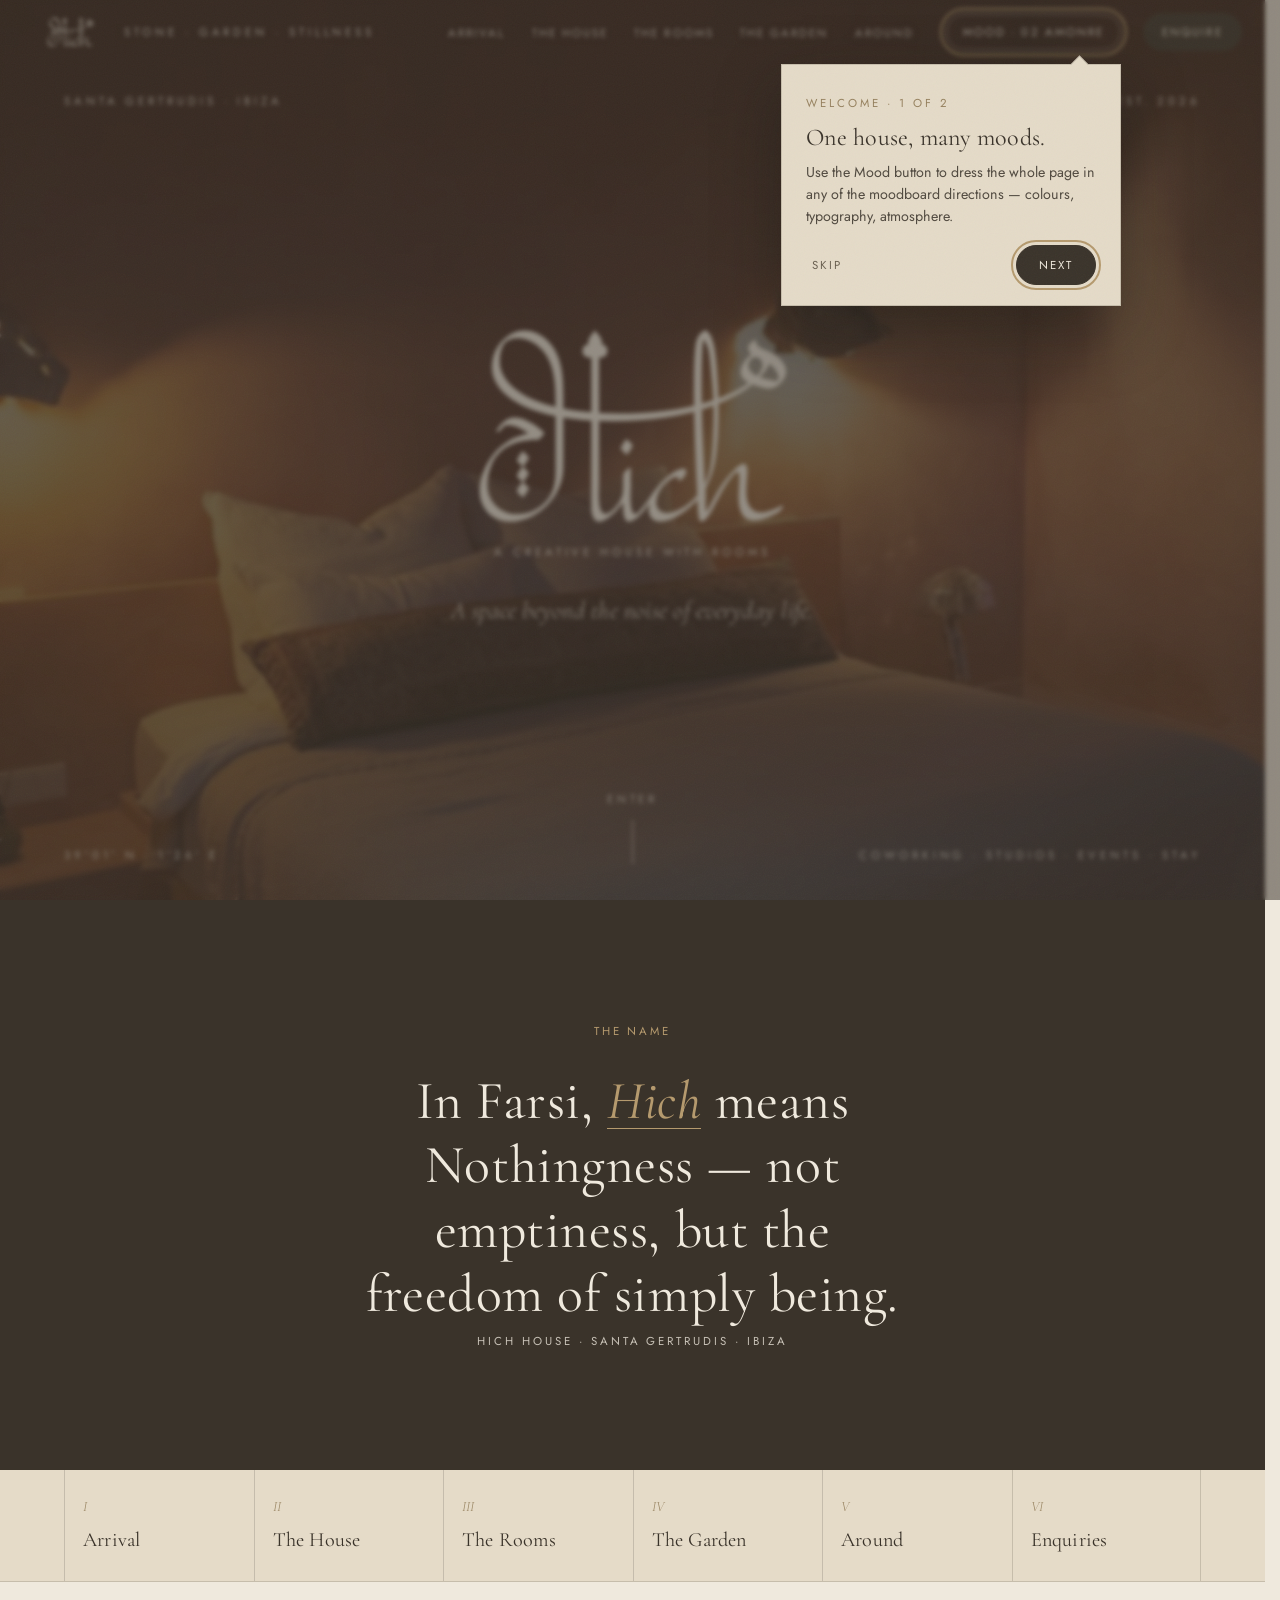
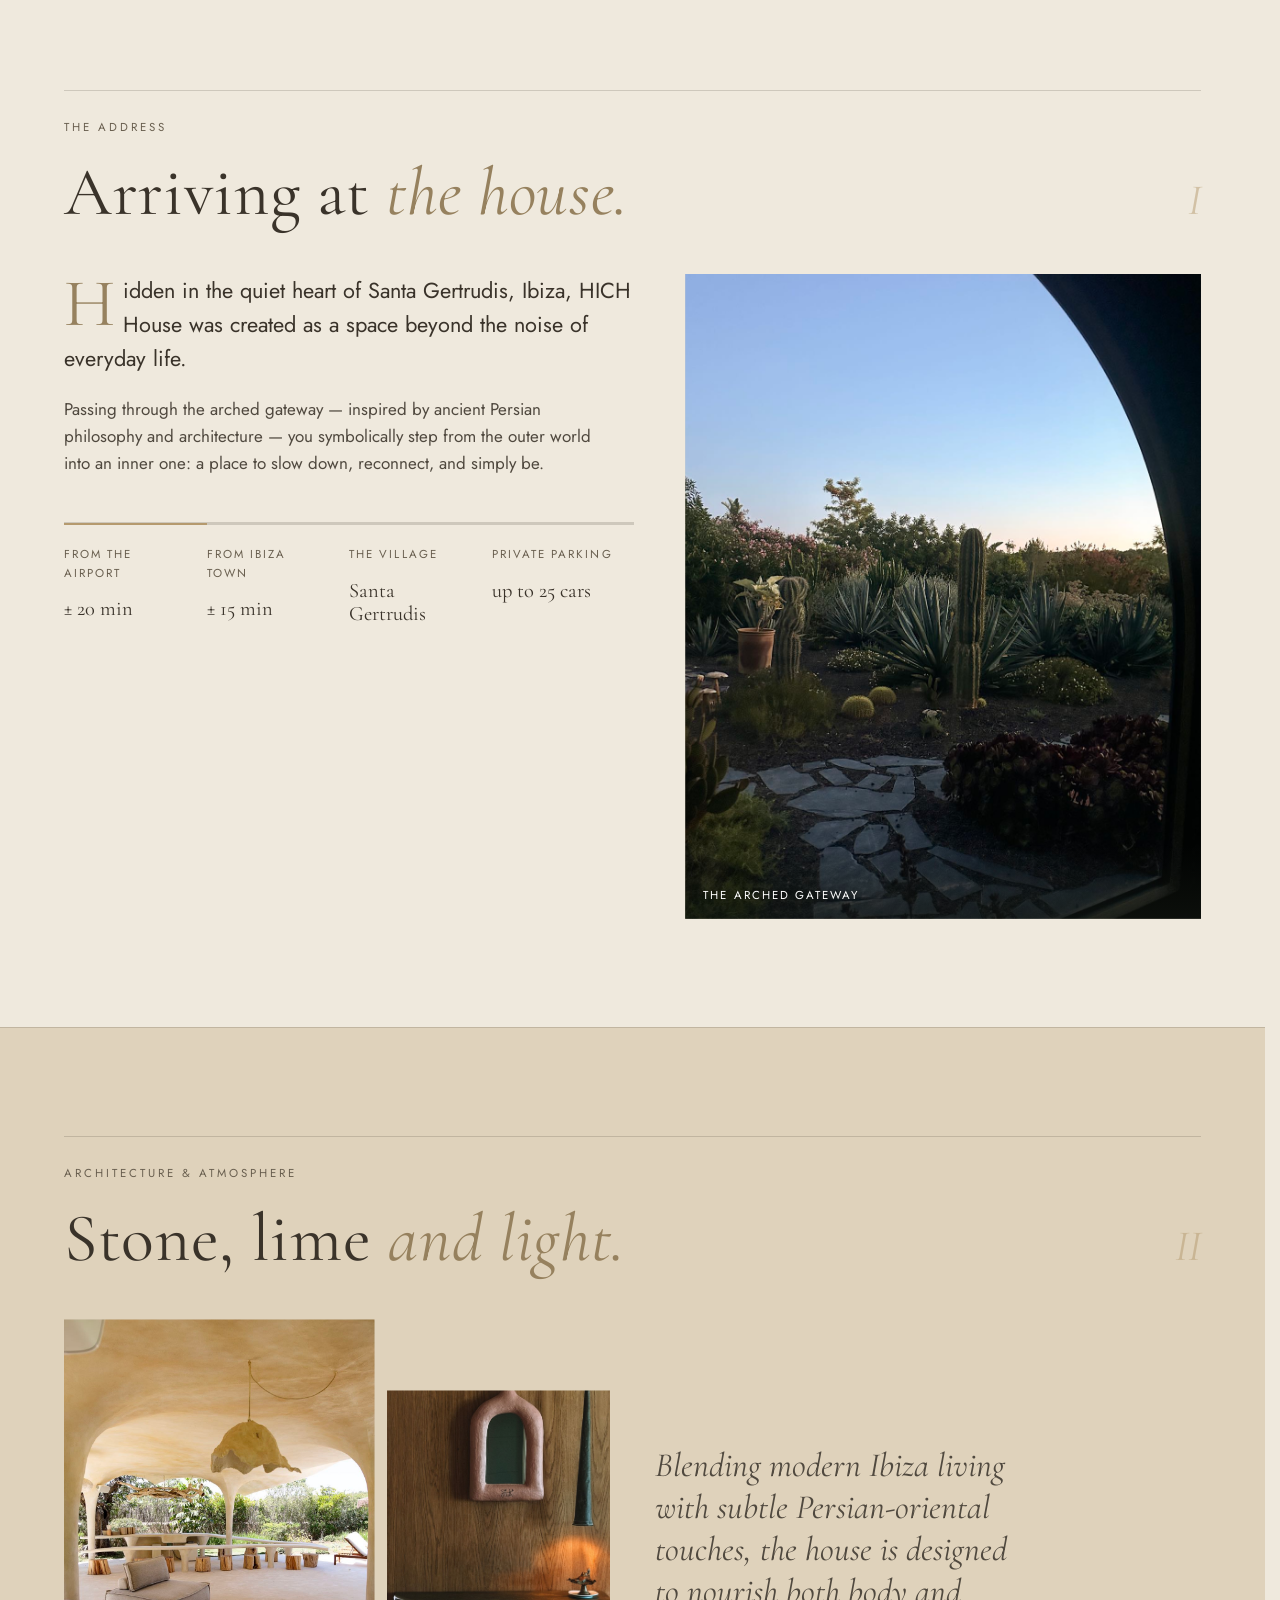
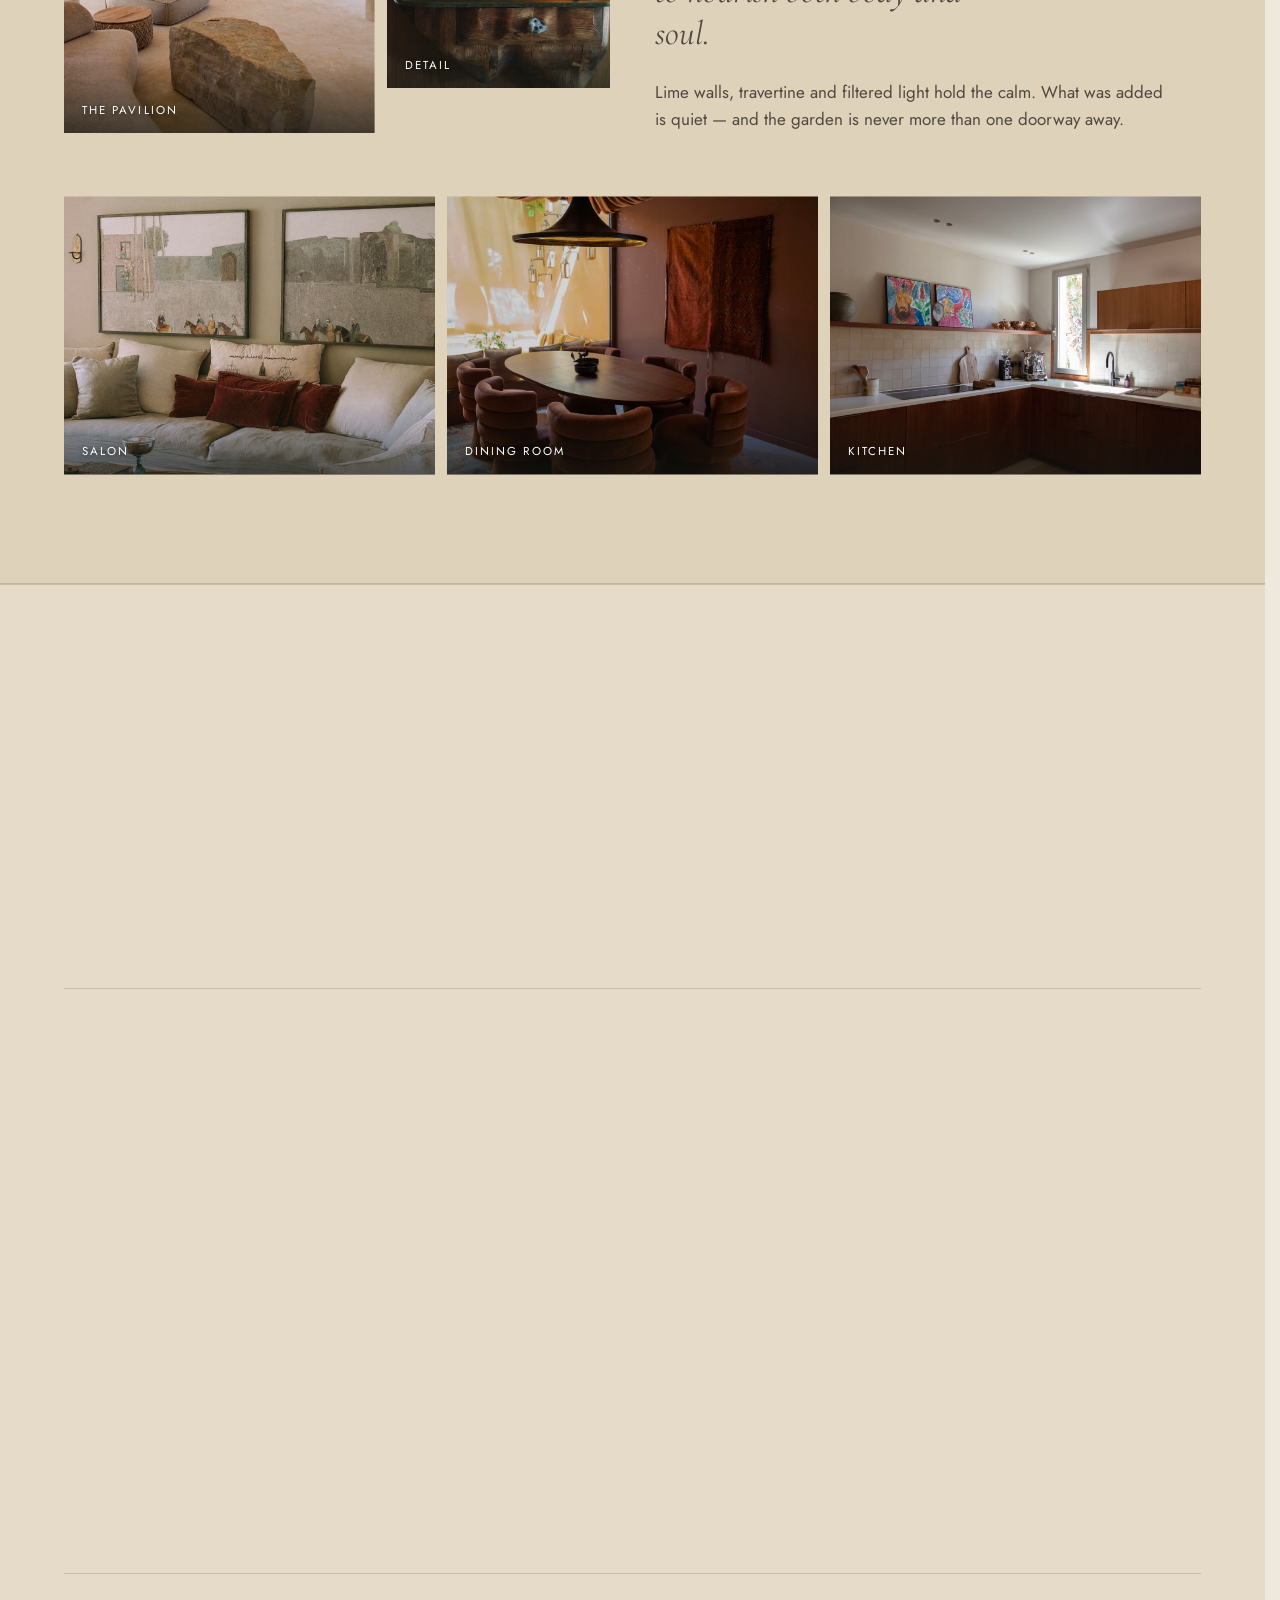
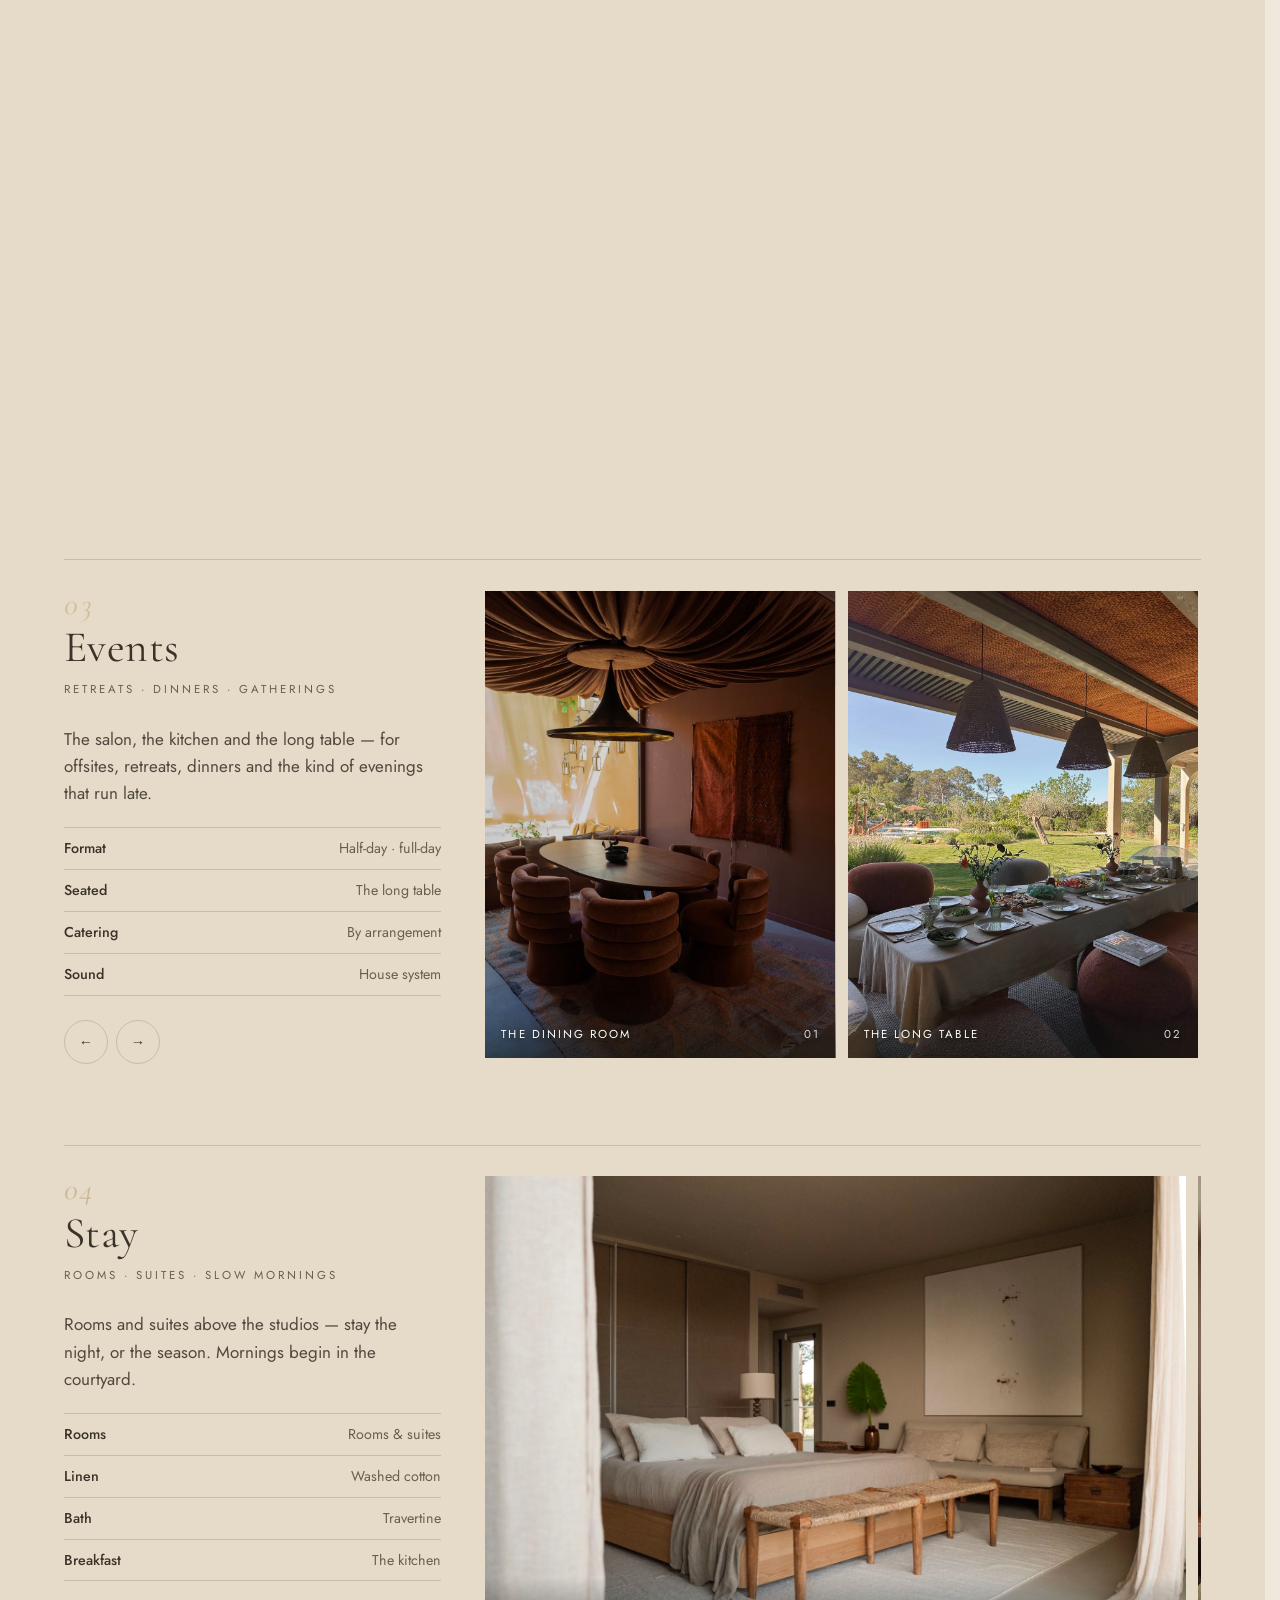
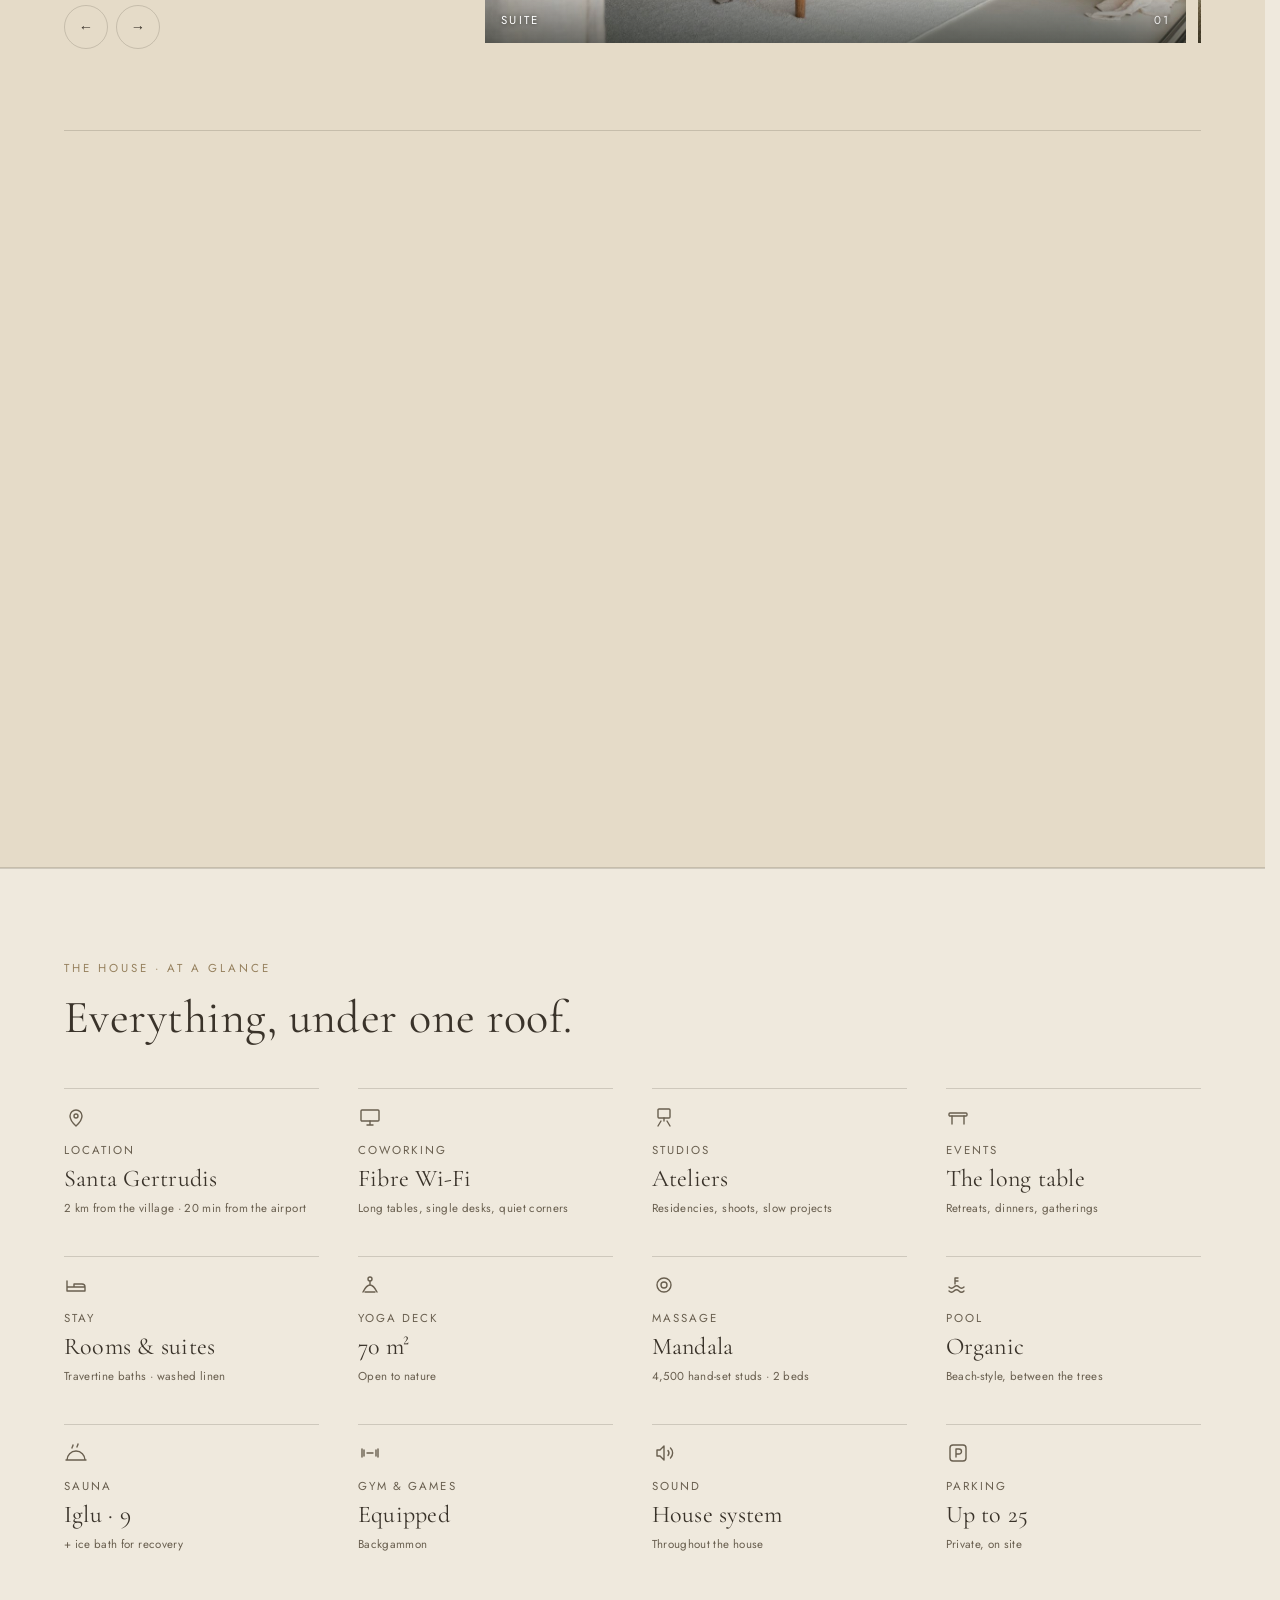
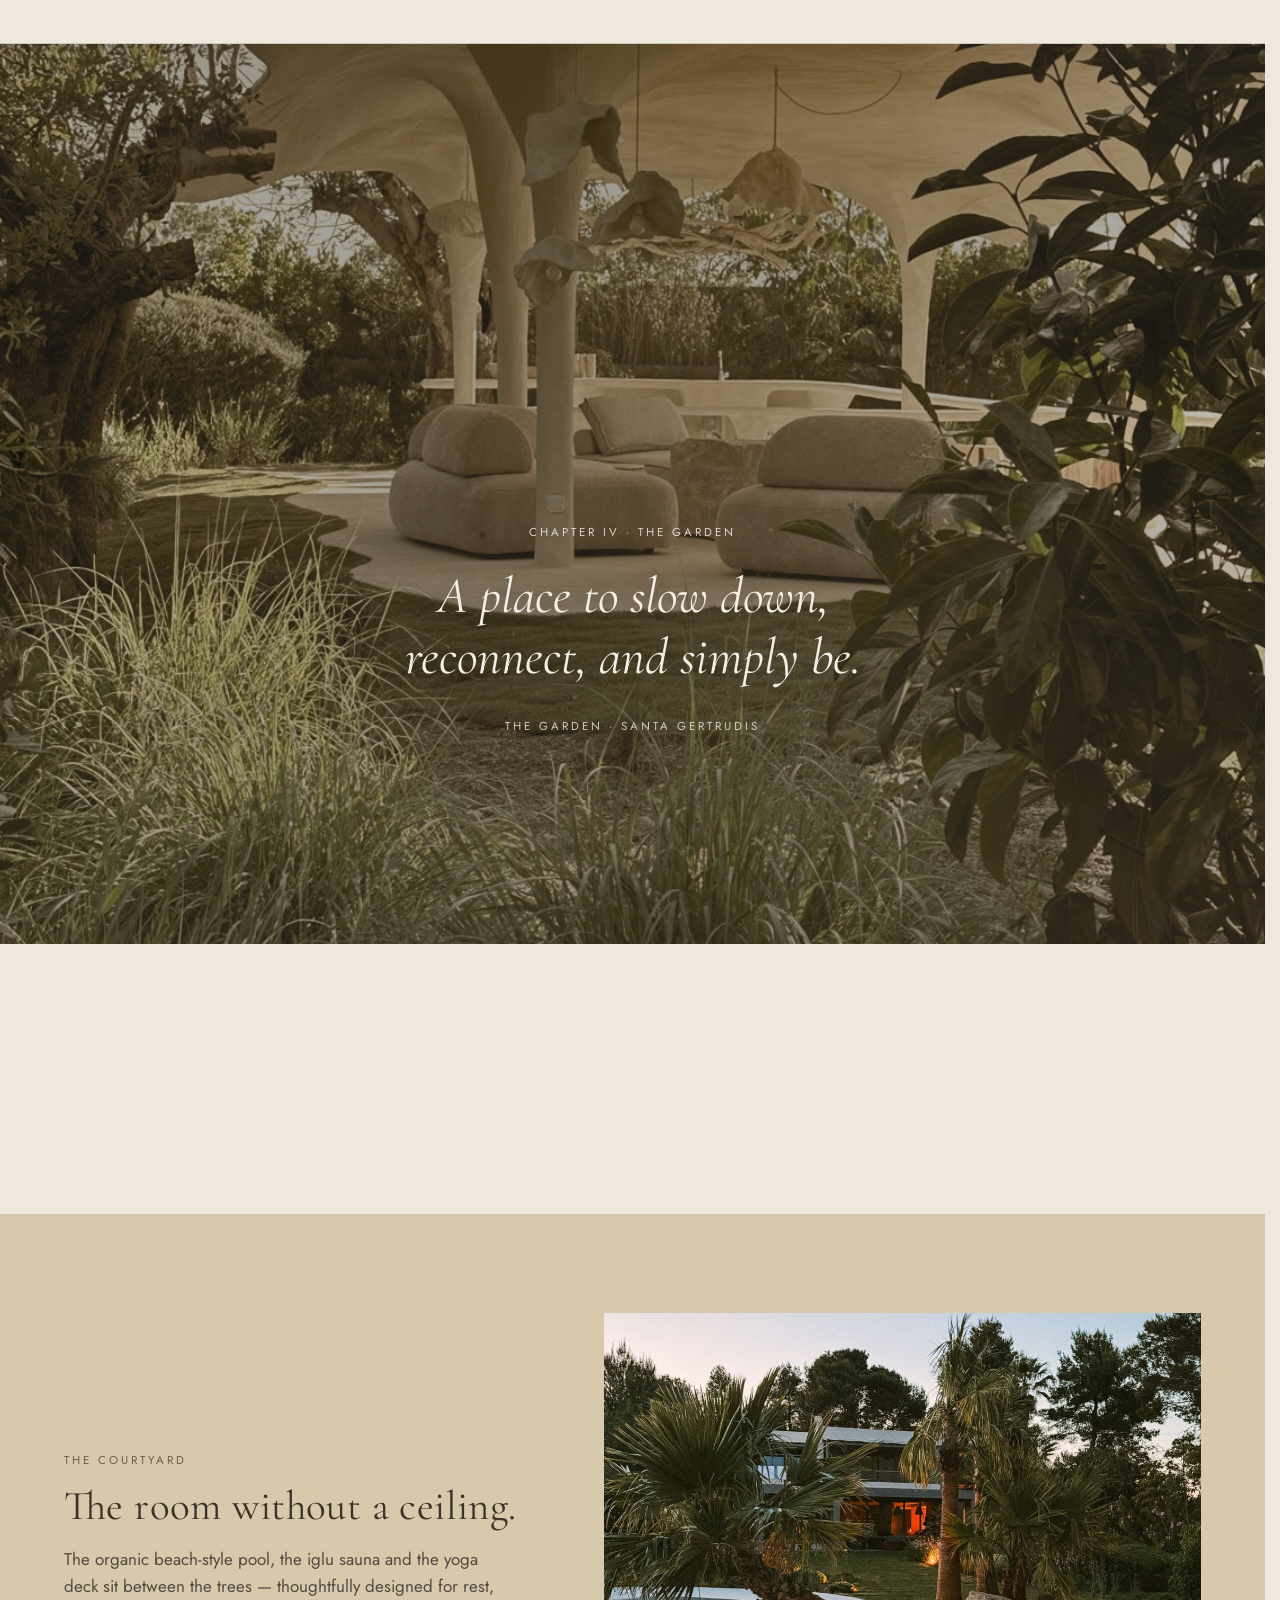
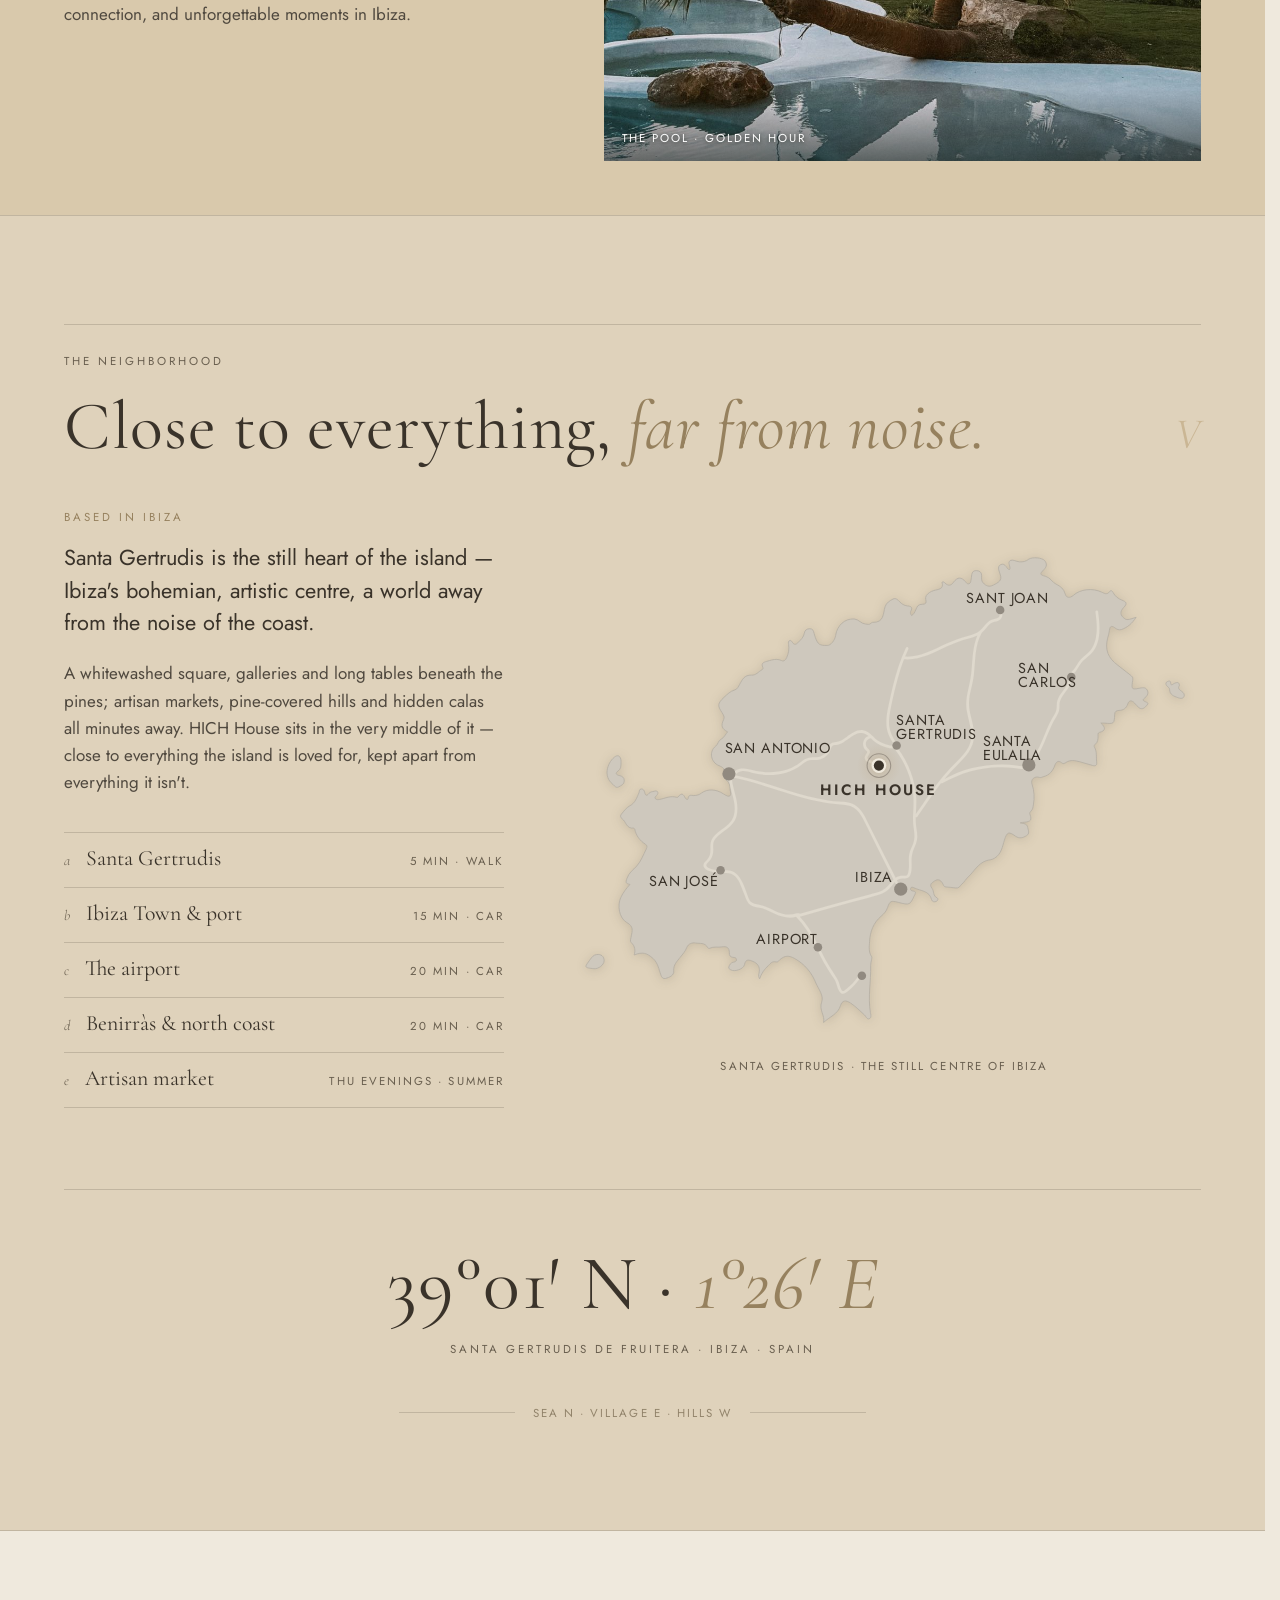
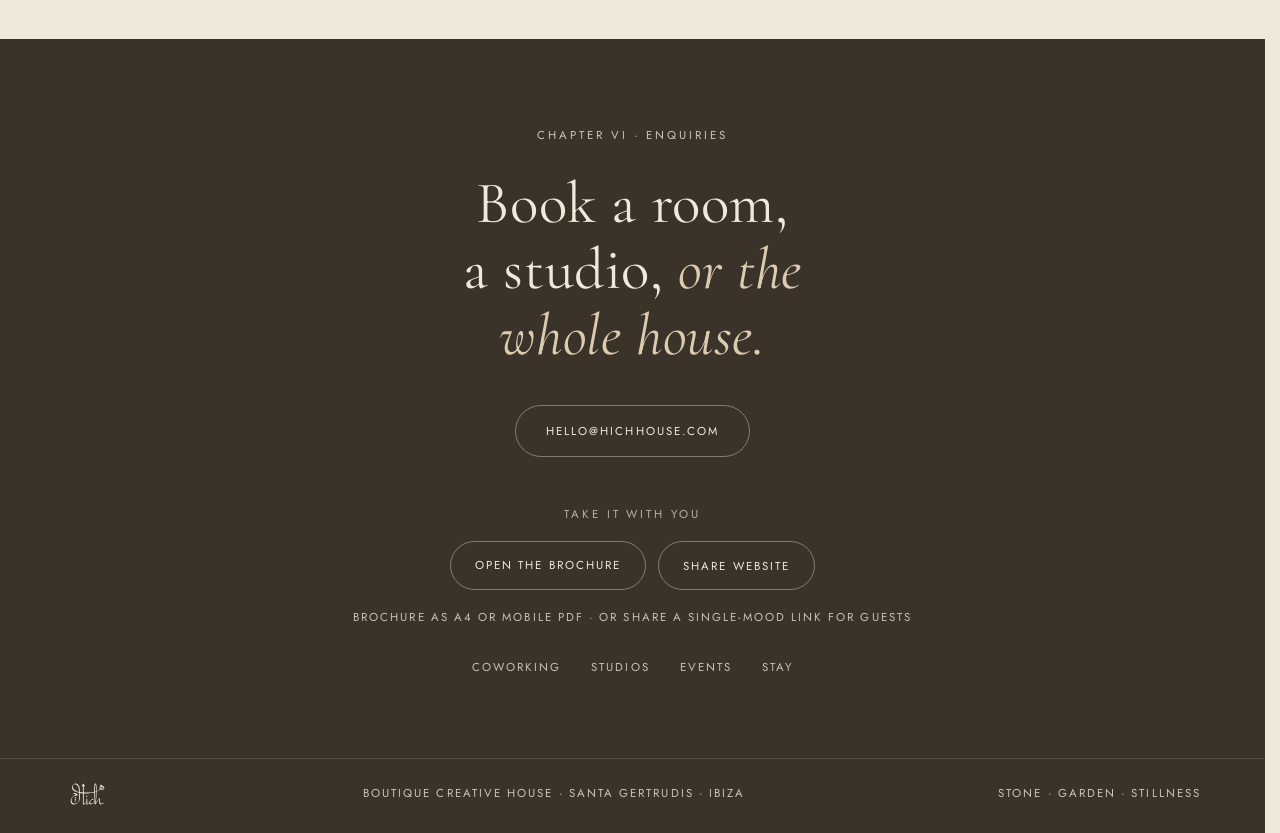
<file: index.html>
<!DOCTYPE html>
<html lang="en">
<head>
<meta charset="UTF-8">
<meta name="viewport" content="width=device-width, initial-scale=1.0">
<title>HICH HOUSE — The Location · Showroom</title>
<meta name="description" content="HICH House — a creative house with rooms in Santa Gertrudis, Ibiza. Coworking, studios, events, stay and wellbeing beneath one roof.">
<meta property="og:title" content="Hich-House-Showroom">
<meta property="og:description" content="HICH House — a creative house with rooms in Santa Gertrudis, Ibiza. Coworking, studios, events, stay and wellbeing beneath one roof.">
<meta property="og:type" content="website">
<meta property="og:url" content="https://loum-ai.github.io/HICH/">
<meta property="og:image" content="https://loum-ai.github.io/HICH/assets/og-brand.png?v=20260617c">
<meta property="og:image:width" content="1200">
<meta property="og:image:height" content="630">
<meta property="og:image:alt" content="HICH House — House of Nothingness · Santa Gertrudis, Ibiza">
<meta name="twitter:card" content="summary_large_image">
<meta name="twitter:title" content="Hich-House-Showroom">
<meta name="twitter:image" content="https://loum-ai.github.io/HICH/assets/og-brand.png?v=20260617c">
<link rel="icon" href="assets/hich-logo.svg" type="image/svg+xml">
<link rel="preconnect" href="https://fonts.googleapis.com">
<link rel="preconnect" href="https://fonts.gstatic.com" crossorigin>
<link href="https://fonts.googleapis.com/css2?family=Fraunces:ital,opsz,wght@0,9..144,300..600;1,9..144,300..500&amp;family=Cormorant+Garamond:ital,wght@0,400..600;1,400..500&amp;family=EB+Garamond:ital,wght@0,400..600;1,400..500&amp;family=Bodoni+Moda:ital,opsz,wght@0,6..96,400..700;1,6..96,400..600&amp;family=Playfair+Display:ital,wght@0,400..700;1,400..600&amp;family=Newsreader:ital,opsz,wght@0,6..72,300..600;1,6..72,300..500&amp;family=Spectral:ital,wght@0,300..600;1,300..500&amp;family=Outfit:wght@200..600&amp;family=Jost:wght@300..600&amp;family=Inter:wght@300..600&amp;family=Archivo:ital,wght@0,400..700;1,400..700&amp;family=Marcellus&amp;family=Cinzel:wght@400..600&amp;display=swap" rel="stylesheet">
<link rel="stylesheet" href="assets/vendor/glightbox/glightbox.min.css?v=20260617h">
<link rel="stylesheet" href="showroom.css?v=20260617h">
</head>
<body data-motion="cinematic">

<a class="skip-link" href="#arrival">Skip to content</a>

<div class="progress" aria-hidden="true"></div>

<nav class="bar" aria-label="Primary">
  <span class="wordmark nav-logo" role="img" aria-label="HICH House"></span>
  <span class="nav-sub">Stone · Garden · Stillness</span>
  <ul>
    <li><a href="#arrival">Arrival</a></li>
    <li><a href="#house">The House</a></li>
    <li><a href="#rooms">The Rooms</a></li>
    <li><a href="#garden">The Garden</a></li>
    <li><a href="#around">Around</a></li>
  </ul>
  <button class="nav-moods" id="moodLabel" aria-haspopup="dialog" aria-expanded="false">Mood · 02 Amonre</button>
  <a class="nav-cta" href="#book">Enquire</a>
</nav>

<!-- ============================================ HERO -->
<header class="hero">
  <h1 class="sr-only">HICH House — a creative house with rooms in Santa Gertrudis, Ibiza</h1>
  <div class="hero-img">
    <div class="ph kb dim" style="--img:url('assets/photos/terrace.jpg')" role="img" aria-label="The house from the garden at HICH House"></div>
  </div>
  <div class="scrim" aria-hidden="true"></div>
  <div class="hero-frame">
    <div class="h-top">
      <span>Santa Gertrudis · Ibiza</span>
      <span>Est. 2026</span>
    </div>
    <div class="h-center">
      <span class="wordmark hero-logo rv" role="img" aria-label="HICH House"></span>
      <div class="h-tagline rv d1">A creative house with rooms</div>
      <div class="h-line rv d2">A space beyond the noise of everyday life.</div>
    </div>
    <div class="h-bot">
      <span>39°01′ N · 1°26′ E</span>
      <span>Coworking · Studios · Events · Stay</span>
    </div>
  </div>
  <div class="h-scroll" aria-hidden="true">
    <span>Enter</span>
    <i></i>
  </div>
</header>

<!-- the name · interlude -->
<section class="interlude">
  <span class="eyebrow acc rv">The Name</span>
  <p class="big rv d1">In Farsi, <em>Hich</em> means Nothingness — not emptiness, but the freedom of simply being.</p>
  <span class="small rv d2">HICH House · Santa Gertrudis · Ibiza</span>
</section>

<!-- chapter index -->
<div class="chapters">
  <div class="wrap">
    <a href="#arrival"><span class="cn">I</span><span class="ct">Arrival</span></a>
    <a href="#house"><span class="cn">II</span><span class="ct">The House</span></a>
    <a href="#rooms"><span class="cn">III</span><span class="ct">The Rooms</span></a>
    <a href="#garden"><span class="cn">IV</span><span class="ct">The Garden</span></a>
    <a href="#around"><span class="cn">V</span><span class="ct">Around</span></a>
    <a href="#book"><span class="cn">VI</span><span class="ct">Enquiries</span></a>
  </div>
</div>

<!-- ============================================ I · ARRIVAL -->
<section class="chapter" id="arrival">
  <div class="wrap">
    <div class="ch-head rv">
      <span class="eyebrow">The Address</span>
      <div class="ch-row">
        <span class="chapter-no" aria-hidden="true">I</span>
        <h2>Arriving at <em>the house.</em></h2>
      </div>
    </div>
    <div class="arr-grid">
      <div class="arr-copy rv">
        <p class="lede">Hidden in the quiet heart of Santa Gertrudis, Ibiza, HICH House was created as a space beyond the noise of everyday life.</p>
        <p>Passing through the arched gateway — inspired by ancient Persian philosophy and architecture — you symbolically step from the outer world into an inner one: a place to slow down, reconnect, and simply be.</p>
        <div class="arr-facts">
          <div class="rv d1"><b>From the airport</b><span>± 20 min</span></div>
          <div class="rv d2"><b>From Ibiza Town</b><span>± 15 min</span></div>
          <div class="rv d3"><b>The village</b><span>Santa Gertrudis</span></div>
          <div class="rv d3"><b>Private parking</b><span>up to 25 cars</span></div>
        </div>
      </div>
      <div class="arr-img ph kb rv d1" style="--img:url('assets/photos/arch.jpg')" data-cap="The arched gateway" role="img" aria-label="The arched gateway into the garden at HICH House"></div>
    </div>
  </div>
</section>

<!-- ============================================ II · THE HOUSE -->
<section class="chapter" id="house">
  <div class="wrap">
    <div class="ch-head rv">
      <span class="eyebrow">Architecture &amp; Atmosphere</span>
      <div class="ch-row">
        <span class="chapter-no" aria-hidden="true">II</span>
        <h2>Stone, lime <em>and light.</em></h2>
      </div>
    </div>
    <div class="house-spread">
      <div class="hs-imgs">
        <div class="hs-a ph kb rv" style="--img:url('assets/photos/pavilion.jpg')" data-cap="The pavilion"></div>
        <div class="hs-b ph kb rv d1" style="--img:url('assets/photos/craft.jpg')" data-cap="Detail"></div>
      </div>
      <div class="hs-copy rv d1">
        <p class="big-quote">Blending modern Ibiza living with subtle Persian-oriental touches, the house is designed to nourish both body and soul.</p>
        <p>Lime walls, travertine and filtered light hold the calm. What was added is quiet — and the garden is never more than one doorway away.</p>
      </div>
    </div>
    <div class="house-marble">
      <div class="ph kb rv" style="--img:url('assets/photos/salon.jpg')" data-cap="Salon"></div>
      <div class="ph kb rv d1" style="--img:url('assets/photos/dining.jpg')" data-cap="Dining room"></div>
      <div class="ph kb rv d2" style="--img:url('assets/photos/kitchen.jpg')" data-cap="Kitchen"></div>
    </div>
  </div>
</section>

<!-- ============================================ III · THE ROOMS -->
<section class="chapter" id="rooms">
  <div class="wrap">
    <div class="ch-head rv">
      <span class="eyebrow">Coworking · Studios · Events · Stay · Wellbeing</span>
      <div class="ch-row">
        <span class="chapter-no" aria-hidden="true">III</span>
        <h2>One roof, <em>five ways of being.</em></h2>
      </div>
    </div>
    <p class="rooms-lede rv">Each room keeps an identity of its own; all of them share one idea — space to work, make, gather and rest beneath the same roof.</p>

    <!-- Coworking -->
    <div class="room">
      <div class="room-body">
        <div class="room-copy rv">
          <div class="room-head">
            <span class="rn" aria-hidden="true">01</span>
            <h3>Coworking</h3>
            <span class="room-sub">Daylight · Desks · Quiet focus</span>
          </div>
          <p>Long tables and single desks in the brightest rooms of the house — quiet, unhurried work, far from the office.</p>
          <ul>
            <li><b>Access</b><span>Day pass · membership</span></li>
            <li><b>Connectivity</b><span>Fibre Wi-Fi</span></li>
            <li><b>Calls</b><span>Quiet corners</span></li>
            <li><b>Coffee</b><span>The kitchen bar</span></li>
          </ul>
          <div class="room-ctrl">
            <button data-prev aria-label="Previous">←</button>
            <button data-next aria-label="Next">→</button>
          </div>
        </div>
        <div class="strip rv d1">
          <figure class="slide w-port"><div class="ph" style="--img:url('assets/photos/desk.jpg')"></div><figcaption><span>Workspace</span><span>01</span></figcaption></figure>
          <figure class="slide w-port"><div class="ph" style="--img:url('assets/photos/cowork.jpg')"></div><figcaption><span>The long table</span><span>02</span></figcaption></figure>
          <figure class="slide w-land"><div class="ph" style="--img:url('assets/photos/kitchen.jpg')"></div><figcaption><span>The kitchen bar</span><span>03</span></figcaption></figure>
        </div>
      </div>
    </div>

    <!-- Studios -->
    <div class="room">
      <div class="room-body">
        <div class="room-copy rv">
          <div class="room-head">
            <span class="rn" aria-hidden="true">02</span>
            <h3>Studios</h3>
            <span class="room-sub">Ateliers · Making · Mess allowed</span>
          </div>
          <p>Ateliers for residencies, shoots and slow projects — rough enough to work in, beautiful enough to film in.</p>
          <ul>
            <li><b>Use</b><span>Residency · day hire</span></li>
            <li><b>Light</b><span>North-facing</span></li>
            <li><b>Surfaces</b><span>Workbenches</span></li>
            <li><b>Storage</b><span>By arrangement</span></li>
          </ul>
          <div class="room-ctrl">
            <button data-prev aria-label="Previous">←</button>
            <button data-next aria-label="Next">→</button>
          </div>
        </div>
        <div class="strip rv d1">
          <figure class="slide w-port"><div class="ph" style="--img:url('assets/photos/craft.jpg')"></div><figcaption><span>In the studio</span><span>01</span></figcaption></figure>
          <figure class="slide w-sq"><div class="ph" style="--img:url('assets/photos/corner.jpg')"></div><figcaption><span>A quiet corner</span><span>02</span></figcaption></figure>
          <figure class="slide w-land"><div class="ph" style="--img:url('assets/photos/terrace.jpg')"></div><figcaption><span>On the grounds</span><span>03</span></figcaption></figure>
        </div>
      </div>
    </div>

    <!-- Events -->
    <div class="room">
      <div class="room-body">
        <div class="room-copy rv">
          <div class="room-head">
            <span class="rn" aria-hidden="true">03</span>
            <h3>Events</h3>
            <span class="room-sub">Retreats · Dinners · Gatherings</span>
          </div>
          <p>The salon, the kitchen and the long table — for offsites, retreats, dinners and the kind of evenings that run late.</p>
          <ul>
            <li><b>Format</b><span>Half-day · full-day</span></li>
            <li><b>Seated</b><span>The long table</span></li>
            <li><b>Catering</b><span>By arrangement</span></li>
            <li><b>Sound</b><span>House system</span></li>
          </ul>
          <div class="room-ctrl">
            <button data-prev aria-label="Previous">←</button>
            <button data-next aria-label="Next">→</button>
          </div>
        </div>
        <div class="strip rv d1">
          <figure class="slide w-port"><div class="ph" style="--img:url('assets/photos/dining.jpg')"></div><figcaption><span>The dining room</span><span>01</span></figcaption></figure>
          <figure class="slide w-port"><div class="ph" style="--img:url('assets/photos/longtable.jpg')"></div><figcaption><span>The long table</span><span>02</span></figcaption></figure>
          <figure class="slide w-sq"><div class="ph" style="--img:url('assets/photos/majlis.jpg')"></div><figcaption><span>The majlis</span><span>03</span></figcaption></figure>
          <figure class="slide w-port"><div class="ph" style="--img:url('assets/photos/pavilion2.jpg')"></div><figcaption><span>The pavilion · dusk</span><span>04</span></figcaption></figure>
        </div>
      </div>
    </div>

    <!-- Stay -->
    <div class="room">
      <div class="room-body">
        <div class="room-copy rv">
          <div class="room-head">
            <span class="rn" aria-hidden="true">04</span>
            <h3>Stay</h3>
            <span class="room-sub">Rooms · Suites · Slow mornings</span>
          </div>
          <p>Rooms and suites above the studios — stay the night, or the season. Mornings begin in the courtyard.</p>
          <ul>
            <li><b>Rooms</b><span>Rooms &amp; suites</span></li>
            <li><b>Linen</b><span>Washed cotton</span></li>
            <li><b>Bath</b><span>Travertine</span></li>
            <li><b>Breakfast</b><span>The kitchen</span></li>
          </ul>
          <div class="room-ctrl">
            <button data-prev aria-label="Previous">←</button>
            <button data-next aria-label="Next">→</button>
          </div>
        </div>
        <div class="strip rv d1">
          <figure class="slide w-land"><div class="ph" style="--img:url('assets/photos/stay.jpg')"></div><figcaption><span>Suite</span><span>01</span></figcaption></figure>
          <figure class="slide w-port"><div class="ph" style="--img:url('assets/photos/room.jpg')"></div><figcaption><span>Room</span><span>02</span></figcaption></figure>
          <figure class="slide w-port"><div class="ph" style="--img:url('assets/photos/view.jpg')"></div><figcaption><span>The view</span><span>03</span></figcaption></figure>
          <figure class="slide w-port"><div class="ph" style="--img:url('assets/photos/bath.jpg')"></div><figcaption><span>Bath</span><span>04</span></figcaption></figure>
        </div>
      </div>
    </div>

    <!-- Wellbeing -->
    <div class="room">
      <div class="room-body">
        <div class="room-copy rv">
          <div class="room-head">
            <span class="rn" aria-hidden="true">05</span>
            <h3>Wellbeing</h3>
            <span class="room-sub">Yoga · Mandala · Sauna · Ice bath</span>
          </div>
          <p>A 70 m² yoga deck opens to nature, while the massage area is centred around a handcrafted mandala — 4,500 individually placed studs beneath the massage bed, inspired by sacred geometry and created to encourage grounding, balance, and the natural flow of energy.</p>
          <ul>
            <li><b>Yoga deck</b><span>70 m² · open to nature</span></li>
            <li><b>Pool</b><span>Organic · beach-style</span></li>
            <li><b>Sauna</b><span>Iglu · 9 guests</span></li>
            <li><b>Recovery</b><span>Ice bath</span></li>
            <li><b>Gym &amp; games</b><span>Backgammon</span></li>
          </ul>
          <div class="room-ctrl">
            <button data-prev aria-label="Previous">←</button>
            <button data-next aria-label="Next">→</button>
          </div>
        </div>
        <div class="strip rv d1">
          <figure class="slide w-port"><div class="ph" style="--img:url('assets/photos/yoga.jpg')"></div><figcaption><span>Yoga deck</span><span>01</span></figcaption></figure>
          <figure class="slide w-land"><div class="ph" style="--img:url('assets/photos/massage.jpg')"></div><figcaption><span>Massage · mandala</span><span>02</span></figcaption></figure>
          <figure class="slide w-port"><div class="ph" style="--img:url('assets/photos/sauna.jpg')"></div><figcaption><span>Iglu sauna</span><span>03</span></figcaption></figure>
          <figure class="slide w-port"><div class="ph" style="--img:url('assets/photos/pool.jpg')"></div><figcaption><span>The pool</span><span>04</span></figcaption></figure>
          <figure class="slide w-sq"><div class="ph" style="--img:url('assets/photos/games.jpg')"></div><figcaption><span>Backgammon</span><span>05</span></figcaption></figure>
        </div>
      </div>
    </div>
  </div>
</section>

<!-- ============================================ THE HOUSE · AT A GLANCE (amenities — the house itself, kept separate from the Ibiza map) -->
<section class="atlas" id="facts">
  <div class="wrap">
    <svg width="0" height="0" style="position:absolute;overflow:hidden" aria-hidden="true" focusable="false"><defs>
      <symbol id="ic-location" viewBox="0 0 24 24"><path d="M12 21s6-5.4 6-10a6 6 0 1 0-12 0c0 4.6 6 10 6 10Z"/><circle cx="12" cy="11" r="2"/></symbol>
      <symbol id="ic-coworking" viewBox="0 0 24 24"><rect x="3" y="5" width="18" height="11" rx="1"/><path d="M9 20h6M12 16v4"/></symbol>
      <symbol id="ic-studios" viewBox="0 0 24 24"><rect x="6" y="4" width="12" height="9" rx="1"/><path d="M12 13v3M6 21l3-5M18 21l-3-5"/></symbol>
      <symbol id="ic-events" viewBox="0 0 24 24"><rect x="3" y="8" width="18" height="3" rx="1"/><path d="M6 11v8M18 11v8"/></symbol>
      <symbol id="ic-stay" viewBox="0 0 24 24"><path d="M3 18V8M3 18h18M3 14h18M21 18v-4a3 3 0 0 0-3-3H10v3"/></symbol>
      <symbol id="ic-yoga" viewBox="0 0 24 24"><circle cx="12" cy="6" r="2"/><path d="M12 8v4M5 19c2-4 5-7 7-7s5 3 7 7M7 19h10"/></symbol>
      <symbol id="ic-massage" viewBox="0 0 24 24"><circle cx="12" cy="12" r="3"/><circle cx="12" cy="12" r="7"/></symbol>
      <symbol id="ic-pool" viewBox="0 0 24 24"><path d="M3 14c1.6 1.6 3.4 1.6 5 0s3.4-1.6 5 0 3.4 1.6 5 0M3 18c1.6 1.6 3.4 1.6 5 0s3.4-1.6 5 0 3.4 1.6 5 0M9 11V5h3M9 8h3"/></symbol>
      <symbol id="ic-sauna" viewBox="0 0 24 24"><path d="M3 19a9 9 0 0 1 18 0M2 19h20M9 4c0 1.6-1 1.6-1 3M14 3c0 1.6-1 1.6-1 3"/></symbol>
      <symbol id="ic-gym" viewBox="0 0 24 24"><path d="M6 9v6M4 8v8M9 12h6M18 9v6M20 8v8"/></symbol>
      <symbol id="ic-sound" viewBox="0 0 24 24"><path d="M5 9v6h3l4 4V5L8 9H5Z"/><path d="M16 9.5a4 4 0 0 1 0 5M18.5 7a7 7 0 0 1 0 10"/></symbol>
      <symbol id="ic-parking" viewBox="0 0 24 24"><rect x="4" y="4" width="16" height="16" rx="3"/><path d="M10 16V8h3a2.5 2.5 0 0 1 0 5h-3"/></symbol>
    </defs></svg>
    <div class="atlas-head rv">
      <span class="eyebrow acc">The House · at a glance</span>
      <h3>Everything, under one roof.</h3>
    </div>
    <div class="atlas-grid">
      <div class="amen rv"><svg class="amen-ic" aria-hidden="true"><use href="#ic-location"/></svg><span class="ak">Location</span><span class="av">Santa Gertrudis</span><span class="an">2 km from the village · 20 min from the airport</span></div>
      <div class="amen rv"><svg class="amen-ic" aria-hidden="true"><use href="#ic-coworking"/></svg><span class="ak">Coworking</span><span class="av">Fibre Wi-Fi</span><span class="an">Long tables, single desks, quiet corners</span></div>
      <div class="amen rv"><svg class="amen-ic" aria-hidden="true"><use href="#ic-studios"/></svg><span class="ak">Studios</span><span class="av">Ateliers</span><span class="an">Residencies, shoots, slow projects</span></div>
      <div class="amen rv"><svg class="amen-ic" aria-hidden="true"><use href="#ic-events"/></svg><span class="ak">Events</span><span class="av">The long table</span><span class="an">Retreats, dinners, gatherings</span></div>
      <div class="amen rv"><svg class="amen-ic" aria-hidden="true"><use href="#ic-stay"/></svg><span class="ak">Stay</span><span class="av">Rooms &amp; suites</span><span class="an">Travertine baths · washed linen</span></div>
      <div class="amen rv"><svg class="amen-ic" aria-hidden="true"><use href="#ic-yoga"/></svg><span class="ak">Yoga deck</span><span class="av">70 m²</span><span class="an">Open to nature</span></div>
      <div class="amen rv"><svg class="amen-ic" aria-hidden="true"><use href="#ic-massage"/></svg><span class="ak">Massage</span><span class="av">Mandala</span><span class="an">4,500 hand-set studs · 2 beds</span></div>
      <div class="amen rv"><svg class="amen-ic" aria-hidden="true"><use href="#ic-pool"/></svg><span class="ak">Pool</span><span class="av">Organic</span><span class="an">Beach-style, between the trees</span></div>
      <div class="amen rv"><svg class="amen-ic" aria-hidden="true"><use href="#ic-sauna"/></svg><span class="ak">Sauna</span><span class="av">Iglu · 9</span><span class="an">+ ice bath for recovery</span></div>
      <div class="amen rv"><svg class="amen-ic" aria-hidden="true"><use href="#ic-gym"/></svg><span class="ak">Gym &amp; games</span><span class="av">Equipped</span><span class="an">Backgammon</span></div>
      <div class="amen rv"><svg class="amen-ic" aria-hidden="true"><use href="#ic-sound"/></svg><span class="ak">Sound</span><span class="av">House system</span><span class="an">Throughout the house</span></div>
      <div class="amen rv"><svg class="amen-ic" aria-hidden="true"><use href="#ic-parking"/></svg><span class="ak">Parking</span><span class="av">Up to 25</span><span class="an">Private, on site</span></div>
    </div>
  </div>
</section>

<!-- ============================================ IV · THE GARDEN -->
<section class="chapter" id="garden">
  <div class="g-img">
    <div class="ph dim" style="--img:url('assets/photos/garden.jpg')" role="img" aria-label="The garden at HICH House"></div>
    <div class="g-overlay">
      <span class="eyebrow rv">Chapter IV · The Garden</span>
      <blockquote class="rv d1">A place to slow down, reconnect, and simply be.</blockquote>
      <span class="g-cap rv d2">The garden · Santa Gertrudis</span>
    </div>
  </div>
  <div class="g-pair">
    <div class="wrap">
      <div class="gp-copy rv">
        <span class="eyebrow acc">The Courtyard</span>
        <h3>The room without a ceiling.</h3>
        <p>The organic beach-style pool, the iglu sauna and the yoga deck sit between the trees — thoughtfully designed for rest, connection, and unforgettable moments in Ibiza.</p>
      </div>
      <div class="gp-img ph kb rv d1" style="--img:url('assets/photos/pool2.jpg')" data-cap="The pool · golden hour"></div>
    </div>
  </div>
</section>

<!-- ============================================ V · AROUND -->
<section class="chapter" id="around">
  <div class="wrap">
    <div class="ch-head rv">
      <span class="eyebrow">The Neighborhood</span>
      <div class="ch-row">
        <span class="chapter-no" aria-hidden="true">V</span>
        <h2>Close to everything, <em>far from noise.</em></h2>
      </div>
    </div>
    <div class="around-grid">
      <div class="around-copy rv">
        <span class="eyebrow acc">Based in Ibiza</span>
        <p class="lede">Santa Gertrudis is the still heart of the island — Ibiza's bohemian, artistic centre, a world away from the noise of the coast.</p>
        <p>A whitewashed square, galleries and long tables beneath the pines; artisan markets, pine-covered hills and hidden calas all minutes away. HICH House sits in the very middle of it — close to everything the island is loved for, kept apart from everything it isn't.</p>
        <ul class="dist">
          <li><i>a</i><b>Santa Gertrudis</b><span>5 min · walk</span></li>
          <li><i>b</i><b>Ibiza Town &amp; port</b><span>15 min · car</span></li>
          <li><i>c</i><b>The airport</b><span>20 min · car</span></li>
          <li><i>d</i><b>Benirràs &amp; north coast</b><span>20 min · car</span></li>
          <li><i>e</i><b>Artisan market</b><span>Thu evenings · summer</span></li>
        </ul>
      </div>

      <figure class="ibiza-map rv d1">
        <svg viewBox="84 242 461 365" role="img" aria-label="Map of Ibiza showing HICH House in Santa Gertrudis, central on the island, with Ibiza Town, the airport, Santa Eulalia, San Antonio, San José, San Carlos and Sant Joan, and the island's road network.">
  <defs>
    <radialGradient id="hichGlow" cx="50%" cy="50%" r="50%">
      <stop class="hg0" offset="0%"/>
      <stop class="hg1" offset="48%"/>
      <stop class="hg2" offset="100%"/>
    </radialGradient>
  </defs>
  <path class="isle" d="M497.7 298.3C494.7 303.0 491.4 305.6 487.1 307.2C485.2 307.8 483.6 307.1 482.2 305.9C479.7 304.1 478.6 304.8 478.3 307.7C478.1 309.6 477.5 311.5 477.0 313.4C474.8 321.8 477.2 328.0 484.4 333.2C487.7 335.7 490.9 338.3 494.2 340.9C495.9 342.2 495.3 343.9 495.0 345.6C494.3 350.6 494.8 351.0 499.8 350.0C502.0 349.6 504.4 348.9 505.7 351.2C507.0 353.3 506.1 355.2 504.3 356.8C503.4 357.5 501.7 358.6 504.1 359.6C505.3 360.2 507.2 360.4 505.7 362.2C504.2 363.8 502.6 366.0 499.9 364.2C498.6 363.3 497.7 361.9 496.6 360.8C494.4 358.4 492.5 358.6 491.6 361.5C490.5 364.6 488.6 366.0 485.3 366.1C483.5 366.1 482.2 366.8 482.1 368.9C481.8 376.0 481.8 376.0 474.2 375.3C473.7 375.3 473.2 375.3 472.0 375.3C475.6 378.6 475.8 380.9 471.0 382.1C469.7 382.5 469.9 383.7 470.0 384.8C470.0 387.0 469.9 389.3 467.9 390.8C467.1 391.4 467.0 392.2 467.4 392.9C469.4 396.3 468.5 400.0 469.0 403.6C469.3 406.2 468.3 406.9 465.7 406.1C462.7 405.2 459.7 404.3 456.7 403.5C453.3 402.7 449.8 401.8 446.5 404.1C445.7 404.7 444.5 405.2 443.5 404.3C440.8 401.9 439.3 404.1 438.6 405.9C437.1 410.1 434.8 413.3 430.0 414.4C429.1 414.7 428.4 415.2 427.3 414.9C423.7 413.7 420.7 416.4 421.9 419.8C423.6 424.8 423.8 429.8 422.9 434.9C422.6 436.6 422.5 438.2 421.1 439.5C420.4 440.1 420.0 440.8 420.4 441.9C421.9 445.8 421.0 447.1 416.6 447.5C415.5 447.6 414.5 447.7 413.3 448.0C415.6 448.5 418.3 448.3 418.8 451.4C419.2 453.6 420.5 455.8 417.8 457.4C415.3 458.8 412.9 459.8 409.9 457.7C404.9 454.0 403.6 454.7 401.8 460.6C400.3 465.3 399.7 470.5 394.7 473.7C392.6 475.0 390.5 474.9 388.6 475.5C382.3 477.7 379.7 483.5 375.3 487.5C373.6 489.0 372.7 491.1 370.7 492.7C369.3 493.9 368.9 495.9 366.2 495.4C363.9 495.0 361.6 494.9 359.3 494.7C357.3 494.6 357.4 492.8 356.6 491.7C355.2 489.7 353.5 488.6 351.1 490.2C349.2 491.5 346.7 492.7 349.1 495.7C350.7 497.8 349.6 501.2 352.9 502.7C353.7 503.0 353.4 504.7 352.2 505.2C350.7 505.8 349.2 505.5 348.8 504.0C347.3 497.3 340.7 497.6 336.0 495.3C335.2 494.8 333.7 494.3 333.4 495.9C333.2 497.0 334.2 497.5 335.2 497.6C337.6 497.9 337.2 499.0 336.4 500.6C332.9 508.0 333.0 508.0 324.5 505.9C319.1 504.5 318.5 504.7 316.7 509.7C315.8 512.2 314.3 514.1 312.1 515.9C306.4 520.7 304.0 527.2 303.6 534.3C303.4 538.0 302.7 541.9 305.1 545.4C305.5 546.0 305.1 547.2 305.0 548.0C304.8 549.3 304.3 550.6 304.4 551.9C304.7 563.3 302.3 574.6 304.2 586.0C304.5 587.5 305.2 589.9 303.4 590.6C301.8 591.3 301.0 589.0 299.9 587.9C296.7 584.9 293.6 581.8 289.9 579.3C286.2 576.8 283.6 577.1 282.4 581.2C280.5 587.4 274.3 589.2 270.1 593.4C271.3 588.3 266.6 584.2 268.7 578.6C270.5 573.8 266.4 569.1 264.5 564.6C261.5 557.1 256.5 550.9 248.9 546.7C244.9 544.5 242.1 544.5 238.5 547.4C237.6 548.2 237.0 549.6 235.6 549.3C232.6 548.5 231.7 550.2 229.8 552.0C226.9 554.7 224.9 557.6 223.5 561.6C222.2 559.3 223.1 557.8 223.3 556.3C223.7 552.7 222.1 550.3 218.7 548.9C215.9 547.7 213.4 546.8 212.5 551.3C211.9 554.4 205.6 556.6 202.6 555.1C201.7 554.6 200.8 554.1 201.1 553.0C201.5 551.4 202.4 550.1 204.1 549.5C205.2 549.2 206.8 549.3 206.7 547.6C206.6 546.0 205.3 546.1 204.0 545.9C202.1 545.7 201.4 544.5 201.5 542.6C201.5 539.0 199.8 537.7 196.1 538.3C193.2 538.8 190.1 537.9 187.3 539.3C186.6 539.7 185.9 539.3 185.6 538.7C183.8 535.0 179.8 536.0 176.9 535.5C174.6 535.0 171.6 536.0 170.5 538.7C169.5 541.5 167.5 543.6 165.7 545.9C163.4 548.8 160.6 551.4 161.0 555.8C161.3 559.2 157.8 560.5 155.0 561.3C153.3 561.8 152.2 560.6 151.6 558.7C150.2 554.6 149.5 550.1 146.0 546.8C141.3 542.6 138.3 541.8 132.2 544.2C133.1 540.8 132.9 537.8 130.1 535.3C128.8 534.1 129.9 532.0 130.1 530.3C130.8 526.6 132.0 523.5 126.9 520.6C121.2 517.5 119.7 508.0 122.5 502.2C124.1 498.8 126.4 495.8 129.1 492.8C126.0 492.2 125.8 491.6 127.0 488.3C128.4 484.1 131.4 482.4 134.0 479.5C137.2 476.0 138.9 471.1 141.1 466.8C141.7 465.7 141.6 464.3 140.5 463.6C136.2 460.9 133.6 457.3 132.6 452.6C132.5 452.3 132.0 451.8 131.8 451.8C126.5 452.4 126.3 447.1 123.4 445.0C122.1 444.1 121.9 442.7 122.9 441.6C124.7 439.5 126.4 437.0 128.8 435.7C133.0 433.5 134.1 429.7 135.7 426.0C136.1 424.9 135.7 423.3 137.5 423.3C139.0 423.3 139.5 424.5 139.8 425.7C140.3 427.9 141.1 428.9 143.0 426.5C143.8 425.4 145.4 425.3 146.7 425.0C147.6 424.7 148.6 424.4 149.2 425.4C149.8 426.3 149.3 427.1 148.7 427.9C148.1 428.6 146.7 429.3 147.7 430.5C148.5 431.3 149.8 431.1 150.8 430.9C154.9 430.1 158.8 428.0 163.1 429.4C163.4 429.5 164.1 429.4 164.2 429.1C166.7 425.8 168.1 427.0 169.4 430.0C169.7 430.6 171.4 431.5 171.5 430.3C171.7 427.0 174.1 428.1 175.6 428.1C177.7 428.0 179.5 427.7 181.2 426.3C185.5 423.0 192.1 423.4 197.2 426.9C202.6 430.6 203.0 427.5 202.1 424.2C201.8 422.8 202.2 420.8 201.0 418.8C199.6 416.5 195.8 415.4 197.7 411.3C198.9 408.8 196.2 407.2 193.9 406.3C187.9 403.9 186.5 395.9 191.6 392.1C193.4 390.7 193.2 388.2 195.6 387.0C197.6 386.0 198.7 383.5 200.2 381.7C196.0 379.6 195.2 377.1 197.3 372.9C198.3 370.9 197.2 369.4 196.2 367.8C192.7 362.5 192.9 361.0 197.6 356.6C199.9 354.5 202.1 352.1 205.4 351.2C207.4 350.6 208.1 348.7 209.0 347.1C210.9 343.7 212.4 340.1 217.8 340.4C220.7 340.6 222.8 337.9 225.2 336.5C225.8 336.2 226.2 335.6 225.9 334.9C224.2 331.1 227.2 330.9 229.7 330.1C232.9 329.2 236.0 328.2 239.5 329.8C241.1 330.6 242.3 329.6 243.2 327.8C244.6 324.6 245.2 321.4 244.6 318.0C244.5 317.0 244.2 315.6 245.5 315.2C246.7 314.9 247.0 316.1 247.6 316.8C248.8 318.5 250.2 318.1 251.3 316.9C253.3 314.8 255.7 312.9 256.1 309.8C256.4 307.7 257.9 306.6 260.1 306.6C262.5 306.6 262.8 308.4 263.2 310.0C263.5 311.0 263.8 312.0 264.1 313.0C266.0 318.1 267.2 318.9 272.8 318.8C275.3 318.8 278.3 315.2 278.9 311.5C280.0 304.0 285.7 299.1 292.4 299.5C295.7 299.7 297.3 303.0 300.7 303.2C302.2 303.3 303.5 303.9 304.7 302.6C305.0 302.3 305.4 302.0 305.7 302.0C314.4 302.3 313.4 295.4 314.9 290.6C315.9 287.6 318.2 286.3 320.7 285.0C322.9 284.0 324.1 285.6 325.5 287.0C327.0 288.5 328.8 289.8 331.1 290.0C334.1 290.2 335.1 291.2 333.6 293.9C333.1 295.0 333.3 295.9 334.2 297.0C335.9 296.1 336.5 294.6 337.2 293.0C337.6 291.9 338.1 290.8 338.8 289.9C340.3 288.1 343.7 289.5 344.6 287.9C345.3 286.6 343.6 284.4 344.9 282.5C346.3 280.5 348.1 279.6 350.4 278.8C353.3 277.9 358.1 278.0 356.3 272.8C357.4 272.0 358.0 272.8 358.5 273.3C360.9 275.7 362.8 275.4 364.8 272.7C367.7 268.8 370.3 268.8 373.5 272.4C374.1 273.1 374.5 274.1 375.7 273.9C377.0 273.8 377.2 272.6 377.4 271.6C377.7 270.2 377.8 268.7 378.0 267.3C378.3 265.4 379.3 264.1 381.5 264.3C383.6 264.4 385.1 265.3 385.2 267.6C385.3 269.5 384.7 271.6 386.3 273.2C388.4 275.5 390.7 276.5 393.8 274.8C397.0 273.1 400.4 271.7 398.8 267.3C398.4 266.0 397.9 264.8 397.6 263.5C397.3 262.1 397.5 260.6 399.2 259.9C400.8 259.2 402.0 260.0 403.0 261.2C403.7 262.1 404.0 263.5 405.6 263.5C406.7 261.3 403.7 258.5 406.0 257.0C407.8 255.9 410.4 257.7 412.7 257.9C415.2 258.1 417.5 257.6 419.5 256.0C422.0 254.2 429.4 254.8 431.2 257.1C432.8 259.2 432.8 261.3 430.7 263.4C427.3 266.9 427.3 267.2 431.9 268.5C435.3 269.4 436.5 272.8 439.5 274.2C442.6 275.7 445.2 277.6 446.1 281.4C446.8 284.2 449.6 284.4 451.9 282.4C457.0 277.7 466.1 276.8 472.7 280.0C474.5 280.8 476.6 282.2 478.4 279.6C479.4 278.1 480.4 279.2 480.9 280.2C482.3 282.9 484.6 284.7 487.4 285.8C490.7 287.1 491.5 288.2 488.7 291.1C485.6 294.4 486.1 296.9 489.4 299.3C490.8 300.3 491.6 300.3 497.7 298.3Z"/>
  <path class="isle" d="M122.6 403.7C122.6 406.7 122.6 408.7 120.5 410.2C118.3 411.6 118.8 413.0 121.3 413.5C123.5 414.0 125.0 414.8 125.0 417.4C125.0 420.0 122.6 420.8 120.9 421.8C118.8 423.0 117.7 420.7 116.3 419.6C109.8 414.2 112.3 404.8 117.7 400.2C119.9 398.4 121.7 398.8 122.4 401.5C122.7 402.5 122.6 403.5 122.6 403.7Z M110.3 548.5C110.2 551.4 106.2 554.5 102.9 554.2C95.7 553.4 95.7 553.4 100.2 547.4C101.4 545.8 102.5 544.2 104.8 543.9C108.1 543.4 110.4 545.3 110.3 548.5Z M529.2 348.1C527.7 350.3 529.5 351.1 530.9 352.2C532.2 353.1 533.4 354.6 532.5 356.2C531.5 357.9 529.6 357.3 528.1 356.8C525.2 355.7 522.1 354.7 522.1 350.8C522.1 349.6 520.7 349.0 520.0 348.1C519.1 346.9 519.1 345.7 520.5 345.1C521.5 344.7 522.7 343.9 522.9 346.3C523.1 348.7 524.7 346.7 525.5 346.4C527.5 345.6 529.2 345.1 529.2 348.1Z"/>
  <path class="rd" d="M335.4 463.0C334.4 465.6 333.0 468.1 332.5 470.9C332.0 473.8 332.3 476.8 332.3 479.7C332.2 481.3 332.1 482.9 331.7 484.4C331.5 485.0 331.3 485.8 330.8 486.2C330.1 486.7 329.2 486.6 328.4 486.5C326.3 486.4 324.4 486.7 322.6 488.0C318.1 479.0 313.5 470.0 309.0 461.0C306.5 456.0 304.0 451.1 301.5 446.1C299.7 442.3 297.6 438.4 294.1 435.8C290.4 433.0 285.7 432.8 281.2 432.5C276.1 432.1 270.9 431.3 265.9 430.2C256.0 428.2 246.3 425.1 236.6 422.0C226.5 418.8 216.4 415.5 206.0 413.3C206.7 411.6 208.5 410.6 210.3 410.4C212.8 410.0 215.4 410.9 217.8 411.5C221.9 412.6 226.2 413.1 230.5 413.2C238.8 413.2 247.2 411.0 253.9 405.9C255.6 404.5 257.4 402.9 259.7 402.4C262.0 402.0 264.3 402.5 266.6 402.1C270.2 401.3 273.5 398.7 275.0 395.3C275.4 394.4 275.5 393.4 276.0 392.6C276.6 391.3 277.8 391.3 279.1 391.2C281.1 391.0 283.0 390.3 284.7 389.2C288.6 387.0 291.9 383.5 296.4 382.6C299.0 382.1 301.1 383.1 302.9 384.8C301.1 385.4 299.6 386.9 299.1 388.8C298.7 390.1 298.8 391.6 299.3 392.9C299.6 393.5 299.9 394.0 300.3 394.5C300.7 395.0 301.5 395.4 301.8 396.0C302.2 396.9 300.9 398.0 300.6 398.7C300.0 399.8 299.8 401.1 300.5 402.2C301.2 403.2 302.5 403.8 303.6 404.2C305.4 404.9 307.2 405.5 309.0 406.2C310.2 406.6 310.8 404.7 309.6 404.2C308.1 403.7 306.7 403.2 305.2 402.7C304.3 402.3 302.7 402.0 302.2 401.1C301.7 400.3 302.5 399.4 302.9 398.7C303.4 397.9 303.9 397.1 303.9 396.2C303.8 395.0 303.0 394.3 302.2 393.6C301.4 392.8 300.9 391.8 300.9 390.7C300.7 388.5 302.5 386.7 304.6 386.4C305.8 387.6 307.0 388.8 308.4 389.7C312.4 392.6 317.4 394.0 322.3 393.9C322.3 393.9 322.4 393.9 322.4 393.9C322.2 394.2 322.2 394.5 322.4 394.9C329.4 404.0 334.0 415.0 335.3 426.4C336.0 432.5 335.4 438.5 335.2 444.5C335.2 447.7 335.5 450.7 336.0 453.8C336.4 457.0 336.5 459.9 335.4 463.0M312.9 497.2C310.1 498.6 306.8 499.2 303.7 500.1C300.5 501.0 297.3 501.8 294.1 502.7C280.4 506.5 266.7 510.3 253.0 514.1C251.9 513.7 251.5 513.7 250.6 513.9C245.1 515.6 240.4 514.7 235.5 512.5C232.9 511.3 230.3 509.9 227.6 508.9C225.0 507.9 222.4 507.6 219.8 506.9C218.7 506.6 217.7 506.1 216.9 505.3C215.9 504.1 215.4 502.5 214.9 501.2C213.9 498.5 212.9 495.9 211.9 493.3C210.2 489.3 207.9 484.9 203.6 483.2C200.9 482.1 197.9 482.6 195.1 482.5C192.2 482.4 188.6 482.1 186.1 480.6C185.0 479.9 184.2 479.0 185.1 477.8C185.9 476.8 187.0 476.0 187.7 474.9C189.2 472.8 189.8 470.3 189.8 467.8C189.7 465.2 189.4 462.9 190.7 460.5C191.7 458.8 193.2 457.5 194.7 456.2C198.0 453.6 201.7 451.5 204.2 448.1C207.8 443.5 207.8 437.4 206.8 431.9C205.8 426.2 203.5 420.6 203.2 414.8C222.7 418.6 241.2 426.4 260.5 431.1C265.3 432.2 270.2 433.2 275.2 433.8C279.9 434.5 285.0 434.2 289.6 435.7C294.0 437.2 296.6 440.9 298.7 444.9C301.1 449.5 303.4 454.2 305.7 458.9C310.8 469.1 315.9 479.2 321.0 489.3C318.3 492.0 316.5 495.5 312.9 497.2M470.0 294.1C469.8 292.8 467.9 293.4 468.1 294.6C468.9 300.5 469.6 306.7 468.5 312.6C468.0 315.5 467.1 318.3 465.6 320.8C463.9 323.4 461.5 325.2 459.2 327.2C456.8 329.3 455.3 331.7 453.7 334.3C452.8 335.7 451.9 336.9 450.7 337.9C449.6 338.9 448.7 339.8 448.5 341.3C448.4 342.7 448.6 344.0 448.2 345.4C447.8 346.6 447.2 347.8 446.6 348.9C445.1 351.1 443.4 353.1 442.0 355.3C440.6 357.6 439.9 359.9 439.9 362.6C439.9 364.4 439.8 365.9 439.0 367.6C438.3 369.0 437.4 370.4 436.6 371.8C433.6 377.1 431.5 382.9 429.1 388.5C426.7 394.0 424.0 399.5 419.8 403.8C418.7 404.9 417.6 406.1 416.1 406.6C414.3 407.1 412.4 406.5 410.6 406.2C407.1 405.7 403.6 405.5 400.2 405.4C392.5 405.4 384.9 406.3 377.5 408.3C370.7 410.0 364.4 412.8 358.2 416.0C361.0 412.6 364.0 409.4 367.2 406.3C370.2 403.2 373.3 400.1 375.7 396.6C378.2 392.9 379.7 388.8 379.7 384.4C379.8 379.6 378.5 375.1 377.4 370.5C376.1 365.4 375.6 360.5 376.5 355.3C377.5 350.4 378.9 345.7 379.5 340.7C380.8 330.3 380.0 319.0 385.3 309.6C385.3 309.5 385.3 309.5 385.3 309.5C386.7 308.3 388.0 306.8 389.2 305.3C390.1 304.2 391.1 303.1 392.3 302.4C393.8 301.6 395.4 301.5 397.0 301.0C399.2 300.1 401.3 297.6 399.8 295.2C399.1 294.1 397.3 295.1 398.0 296.2C398.8 297.4 397.5 298.6 396.4 299.0C395.2 299.5 393.8 299.6 392.5 300.1C390.4 300.9 388.9 302.6 387.4 304.3C385.8 306.4 384.1 308.2 381.8 309.5C379.5 310.7 377.0 311.4 374.5 312.1C369.5 313.5 364.6 315.2 359.8 317.4C354.9 319.6 350.1 322.1 345.1 324.0C340.1 326.0 334.8 327.2 329.5 326.9C330.2 325.1 331.0 323.3 331.8 321.5C332.4 320.3 330.6 319.3 330.1 320.5C325.9 329.4 323.0 338.8 320.6 348.3C319.5 353.0 318.4 357.9 317.4 362.7C316.4 367.2 315.6 371.9 315.9 376.6C316.0 379.1 316.5 381.6 317.5 383.9C318.5 386.4 319.9 388.7 321.4 390.9C322.1 392.0 323.8 391.0 323.1 389.9C320.5 386.0 318.4 382.1 317.9 377.3C317.5 372.7 318.3 368.1 319.2 363.6C321.1 354.5 323.2 345.4 326.0 336.5C326.8 334.0 327.7 331.4 328.7 328.9C339.8 329.8 349.9 324.2 359.7 319.6C362.3 318.4 365.0 317.2 367.8 316.2C370.4 315.2 373.1 314.6 375.9 313.8C378.0 313.2 380.1 312.5 382.1 311.5C378.9 319.0 378.7 327.4 378.0 335.4C377.6 340.4 376.8 345.3 375.6 350.2C374.5 355.1 373.6 360.0 374.2 365.0C375.5 374.3 380.3 383.6 375.7 392.7C373.6 396.7 370.5 400.0 367.4 403.2C364.0 406.6 360.7 410.0 357.5 413.6C350.1 422.4 343.8 432.1 337.3 441.6C337.5 437.7 337.8 433.9 337.6 430.0C336.8 417.0 332.1 404.2 324.2 393.9C323.9 393.5 323.5 393.4 323.1 393.5C323.4 392.9 323.2 391.9 322.3 391.9C317.6 392.0 313.0 390.6 309.2 387.9C308.1 387.1 307.1 386.1 306.1 385.0C306.0 384.8 305.8 384.6 305.5 384.5C303.6 382.6 301.7 380.9 298.9 380.5C294.4 380.0 290.4 382.9 286.9 385.4C285.0 386.7 283.1 388.1 280.9 388.8C279.0 389.4 276.7 389.0 275.2 390.4C273.7 391.7 273.6 393.9 272.6 395.6C271.5 397.4 269.7 398.8 267.8 399.6C265.5 400.5 263.3 400.2 261.0 400.3C258.7 400.4 256.8 401.2 255.0 402.5C253.2 403.8 251.5 405.3 249.5 406.4C247.6 407.6 245.6 408.5 243.6 409.2C239.3 410.6 234.9 411.2 230.5 411.2C225.3 411.1 220.4 410.0 215.4 408.9C211.2 407.9 205.6 408.2 204.0 412.9C203.8 412.9 203.6 412.8 203.4 412.8C203.3 412.8 203.3 412.8 203.2 412.8C203.2 412.4 203.2 412.1 203.3 411.8C203.4 410.5 201.4 410.5 201.3 411.8C200.7 418.2 203.0 424.2 204.4 430.3C205.7 435.6 206.2 441.9 202.9 446.6C200.4 450.1 196.4 452.3 193.1 455.0C191.5 456.3 190.0 457.8 189.0 459.5C187.9 461.5 187.6 463.7 187.7 465.9C187.8 469.1 187.7 471.9 185.6 474.5C184.2 476.2 181.7 477.7 183.0 480.3C184.2 482.5 187.0 483.2 189.2 483.7C192.4 484.5 195.6 484.5 198.8 484.5C201.6 484.4 203.9 485.1 205.9 487.1C207.6 488.9 208.8 491.1 209.7 493.4C210.9 496.1 211.9 498.9 213.0 501.7C213.9 504.1 214.7 506.6 217.1 507.9C219.6 509.3 222.7 509.4 225.4 510.2C228.7 511.3 231.8 513.0 234.9 514.4C239.6 516.4 245.1 518.0 250.1 516.3C250.1 516.4 250.2 516.4 250.2 516.5C255.6 522.1 260.0 528.7 263.1 535.8C263.7 537.0 265.4 536.0 264.9 534.8C261.9 528.0 257.8 521.8 252.8 516.3C265.5 512.7 278.3 509.2 291.0 505.7C297.6 503.8 304.3 502.2 310.9 500.1C313.5 499.3 315.8 498.1 317.7 496.2C319.2 494.6 320.5 492.8 321.9 491.2C321.9 491.2 321.9 491.2 322.0 491.2C322.1 491.5 322.3 491.8 322.4 492.1C323.0 493.3 324.7 492.3 324.1 491.1L323.5 489.8C324.7 489.0 326.0 488.4 327.6 488.5C328.8 488.5 330.1 488.7 331.2 488.2C332.5 487.7 333.1 486.6 333.5 485.3C334.5 482.4 334.2 479.2 334.2 476.1C334.1 472.9 334.6 470.0 335.8 467.0C337.0 464.4 338.1 461.9 338.3 459.1C338.6 455.8 337.7 452.6 337.4 449.4C337.2 447.6 337.2 445.7 337.2 443.9C337.6 444.0 338.1 443.9 338.4 443.5C344.1 435.3 349.5 426.9 355.6 419.1C355.9 419.2 356.2 419.3 356.5 419.1C363.0 415.6 369.6 412.5 376.7 410.5C383.6 408.6 390.8 407.6 397.9 407.5C401.5 407.4 405.0 407.6 408.6 408.0C411.7 408.3 415.4 409.6 418.3 407.7C420.8 406.2 422.8 403.6 424.5 401.2C426.2 398.8 427.7 396.2 429.0 393.5C431.7 388.0 433.7 382.1 436.4 376.6C437.7 373.7 439.5 371.1 440.9 368.2C441.6 366.7 441.9 365.2 441.9 363.5C441.9 362.0 441.9 360.5 442.4 359.0C444.2 354.0 448.9 350.8 450.2 345.6C450.5 344.3 450.4 343.1 450.5 341.7C450.7 340.0 452.6 339.0 453.7 337.8C455.6 335.4 456.8 332.4 458.9 330.2C461.4 327.7 464.4 325.8 466.5 323.0C468.4 320.4 469.6 317.3 470.3 314.2C471.7 307.6 470.9 300.7 470.0 294.1Z M295.0 560.2C292.7 563.5 289.9 566.4 286.7 568.9C286.1 569.3 284.9 570.7 284.1 570.5C283.4 570.3 282.8 569.0 282.6 568.4C281.8 566.8 281.6 565.1 281.0 563.6C280.4 561.8 279.3 560.3 278.3 558.7C277.1 556.9 275.9 555.1 274.7 553.2C272.4 549.5 270.3 545.6 268.4 541.7C267.8 540.5 266.1 541.5 266.6 542.7C268.9 547.2 271.3 551.6 274.0 555.8C275.3 557.9 276.7 559.8 278.0 561.9C279.0 563.6 279.5 565.5 280.1 567.3C280.6 569.0 281.3 570.6 282.6 571.8C284.4 573.4 286.0 571.9 287.6 570.8C291.1 568.1 294.2 564.8 296.7 561.2C297.5 560.2 295.8 559.2 295.0 560.2Z"/>
  <g class="towns">
    
<circle class="dot" cx="323.3" cy="391.6" r="3.1"/>    <circle class="dot" cx="266.0" cy="538.5" r="3.1"/>    <circle class="dot" cx="326.3" cy="496.3" r="4.8"/>    <circle class="dot" cx="398.7" cy="292.9" r="3.1"/>    <circle class="dot" cx="298.0" cy="559.3" r="3.1"/>    <circle class="dot" cx="450.5" cy="341.7" r="3.1"/>    <circle class="dot" cx="195.1" cy="482.5" r="3.1"/>    <circle class="dot" cx="419.6" cy="405.8" r="4.8"/>    <circle class="dot" cx="201.2" cy="412.3" r="4.8"/>
    
<text class="lbl" x="374" y="288">Sant Joan</text>    <text class="lbl" x="412" y="339"><tspan x="412" dy="0">San</tspan><tspan x="412" dy="10">Carlos</tspan></text>    <text class="lbl" x="386" y="392"><tspan x="386" dy="0">Santa</tspan><tspan x="386" dy="10">Eulalia</tspan></text>    <text class="lbl" x="323" y="377"><tspan x="323" dy="0">Santa</tspan><tspan x="323" dy="10">Gertrudis</tspan></text>    <text class="lbl" x="198" y="397">San Antonio</text>    <text class="lbl" x="143" y="494">San José</text>    <text class="lbl" x="293" y="491">Ibiza</text>    <text class="lbl" x="221" y="536">Airport</text>
  </g>
  <g class="hich">
    <circle class="hich-glow" cx="310.4" cy="406.3" r="16"/>
    <circle class="hich-ring" cx="310.4" cy="406.3" r="8.6"/>
    <circle class="hich-keyline" cx="310.4" cy="406.3" r="5.4"/>
    <circle class="hich-dot" cx="310.4" cy="406.3" r="3.7"/>
    <text class="hich-lbl" x="310.4" y="427.5">HICH House</text>
  </g>
</svg>
        <figcaption>Santa Gertrudis · the still centre of Ibiza</figcaption>
      </figure>
    </div>

    <div class="mapline rv">
      <div class="coords"><span>39°01′ N</span> · <em>1°26′ E</em></div>
      <div class="coord-sub">Santa Gertrudis de Fruitera · Ibiza · Spain</div>
      <div class="compass"><i></i><span>Sea N · Village E · Hills W</span><i></i></div>
    </div>
  </div>
</section>

<!-- ============================================ VI · ENQUIRIES -->
<section class="chapter" id="book">
  <div class="book-card rv">
    <span class="eyebrow">Chapter VI · Enquiries</span>
    <h2 class="book-line">Book a room, a studio, <em>or the whole house.</em></h2>
    <a class="book-mail" href="mailto:hello@hichhouse.com">hello@hichhouse.com</a>
    <div class="book-dl">
      <span class="eyebrow">Take it with you</span>
      <div class="book-ctas">
        <a class="book-pdf" href="brochure.html">Open the Brochure</a>
        <button class="book-share" type="button">Share website</button>
      </div>
      <span class="book-dl-note">Brochure as A4 or mobile PDF · or share a single-mood link for guests</span>
    </div>
    <div class="book-meta">
      <span>Coworking</span>
      <span>Studios</span>
      <span>Events</span>
      <span>Stay</span>
    </div>
  </div>
</section>

<footer>
  <div class="wrap">
    <span class="wordmark f-logo" role="img" aria-label="HICH House"></span>
    <span>Boutique Creative House · Santa Gertrudis · Ibiza</span>
    <span>Stone · Garden · Stillness</span>
  </div>
</footer>

<script src="themes.js?v=20260617h"></script>
<script src="assets/vendor/glightbox/glightbox.min.js?v=20260617h"></script>
<script src="showroom.js?v=20260617h"></script>
<script src="tour.js?v=20260617h"></script>

</body>
</html>
</file>
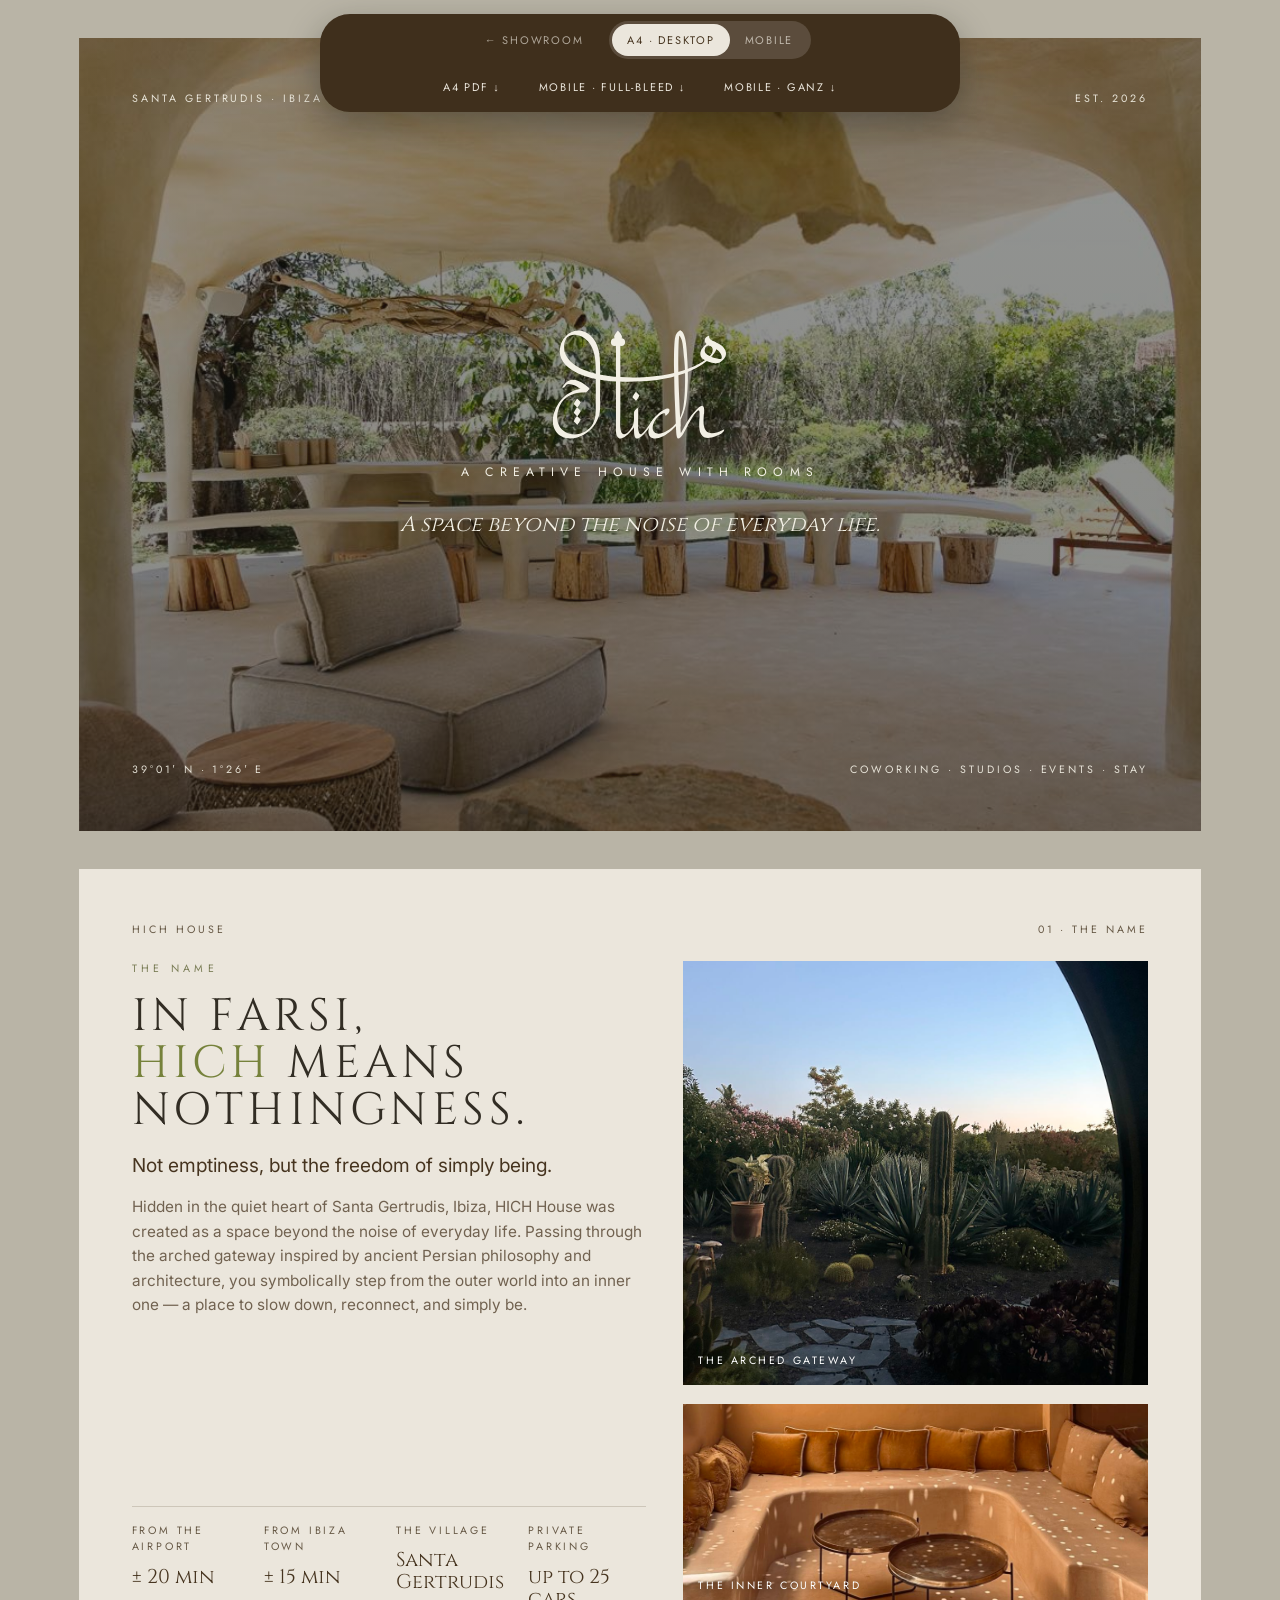
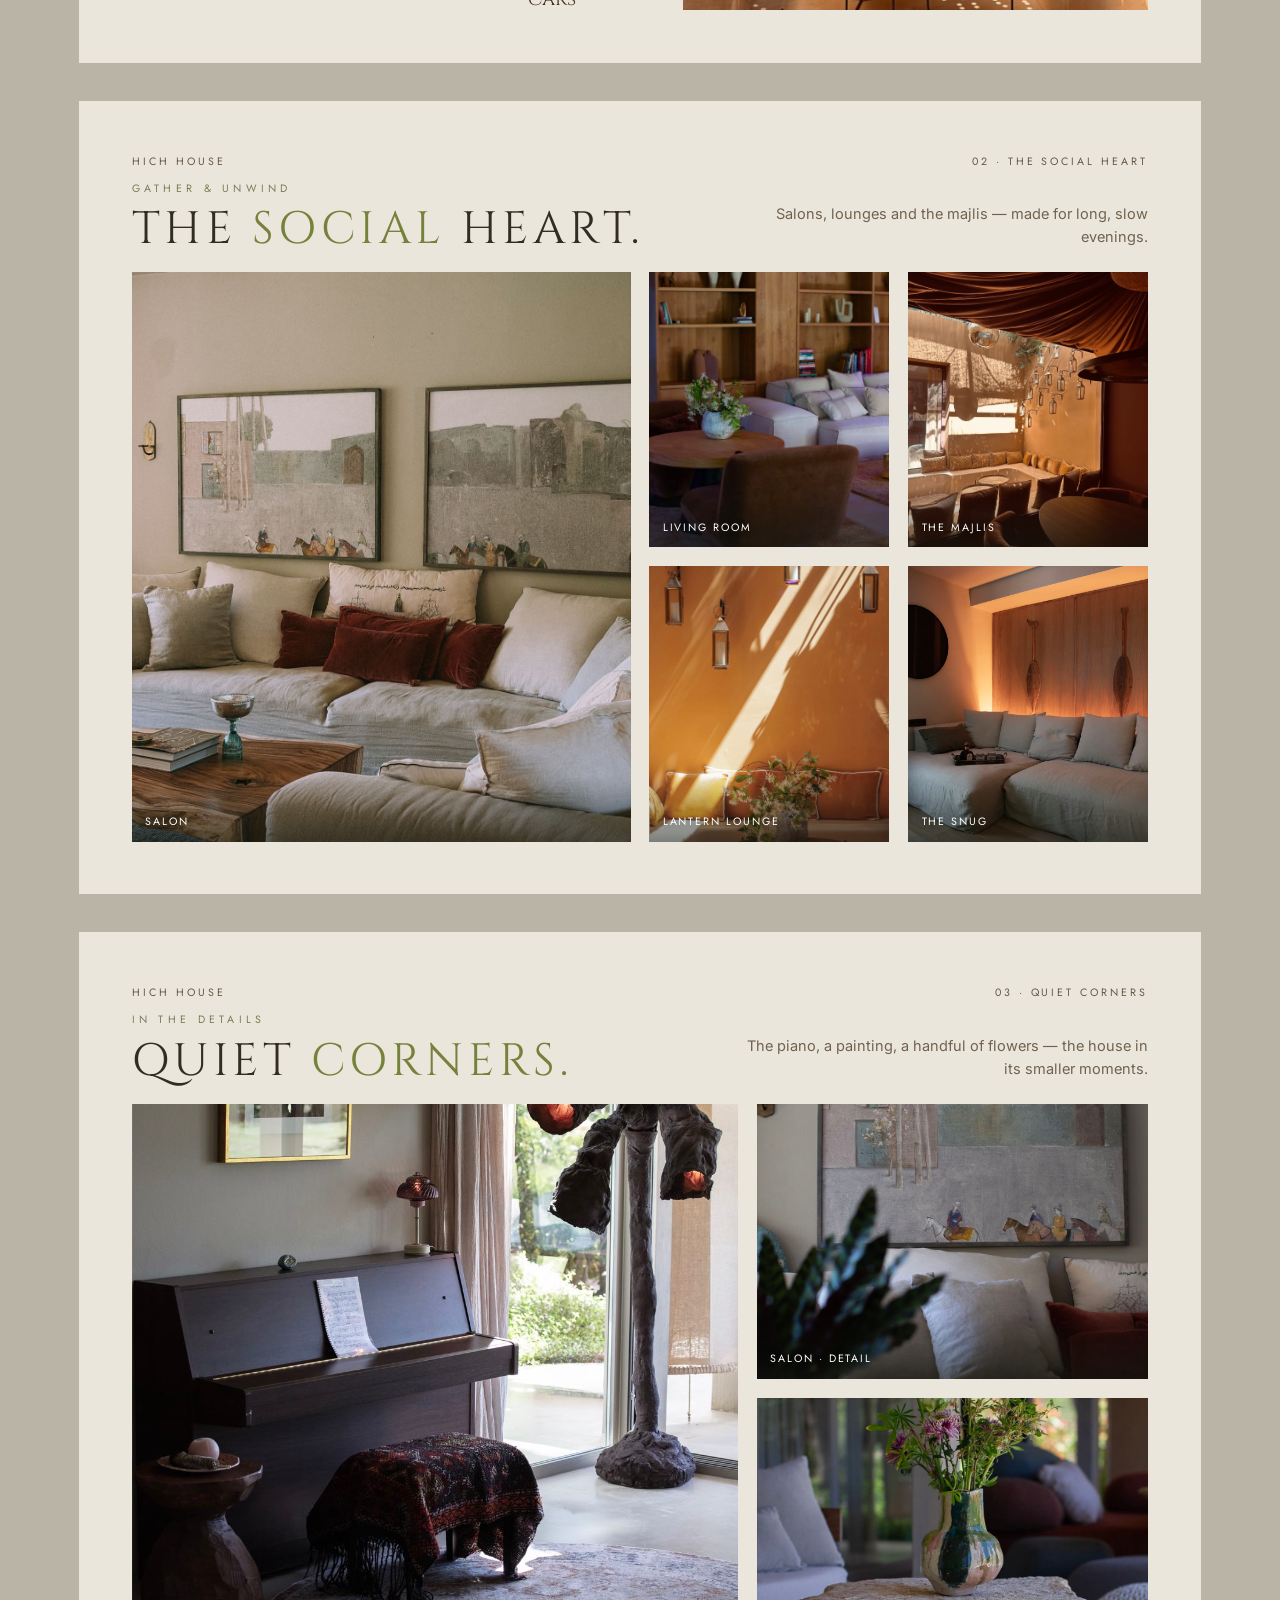
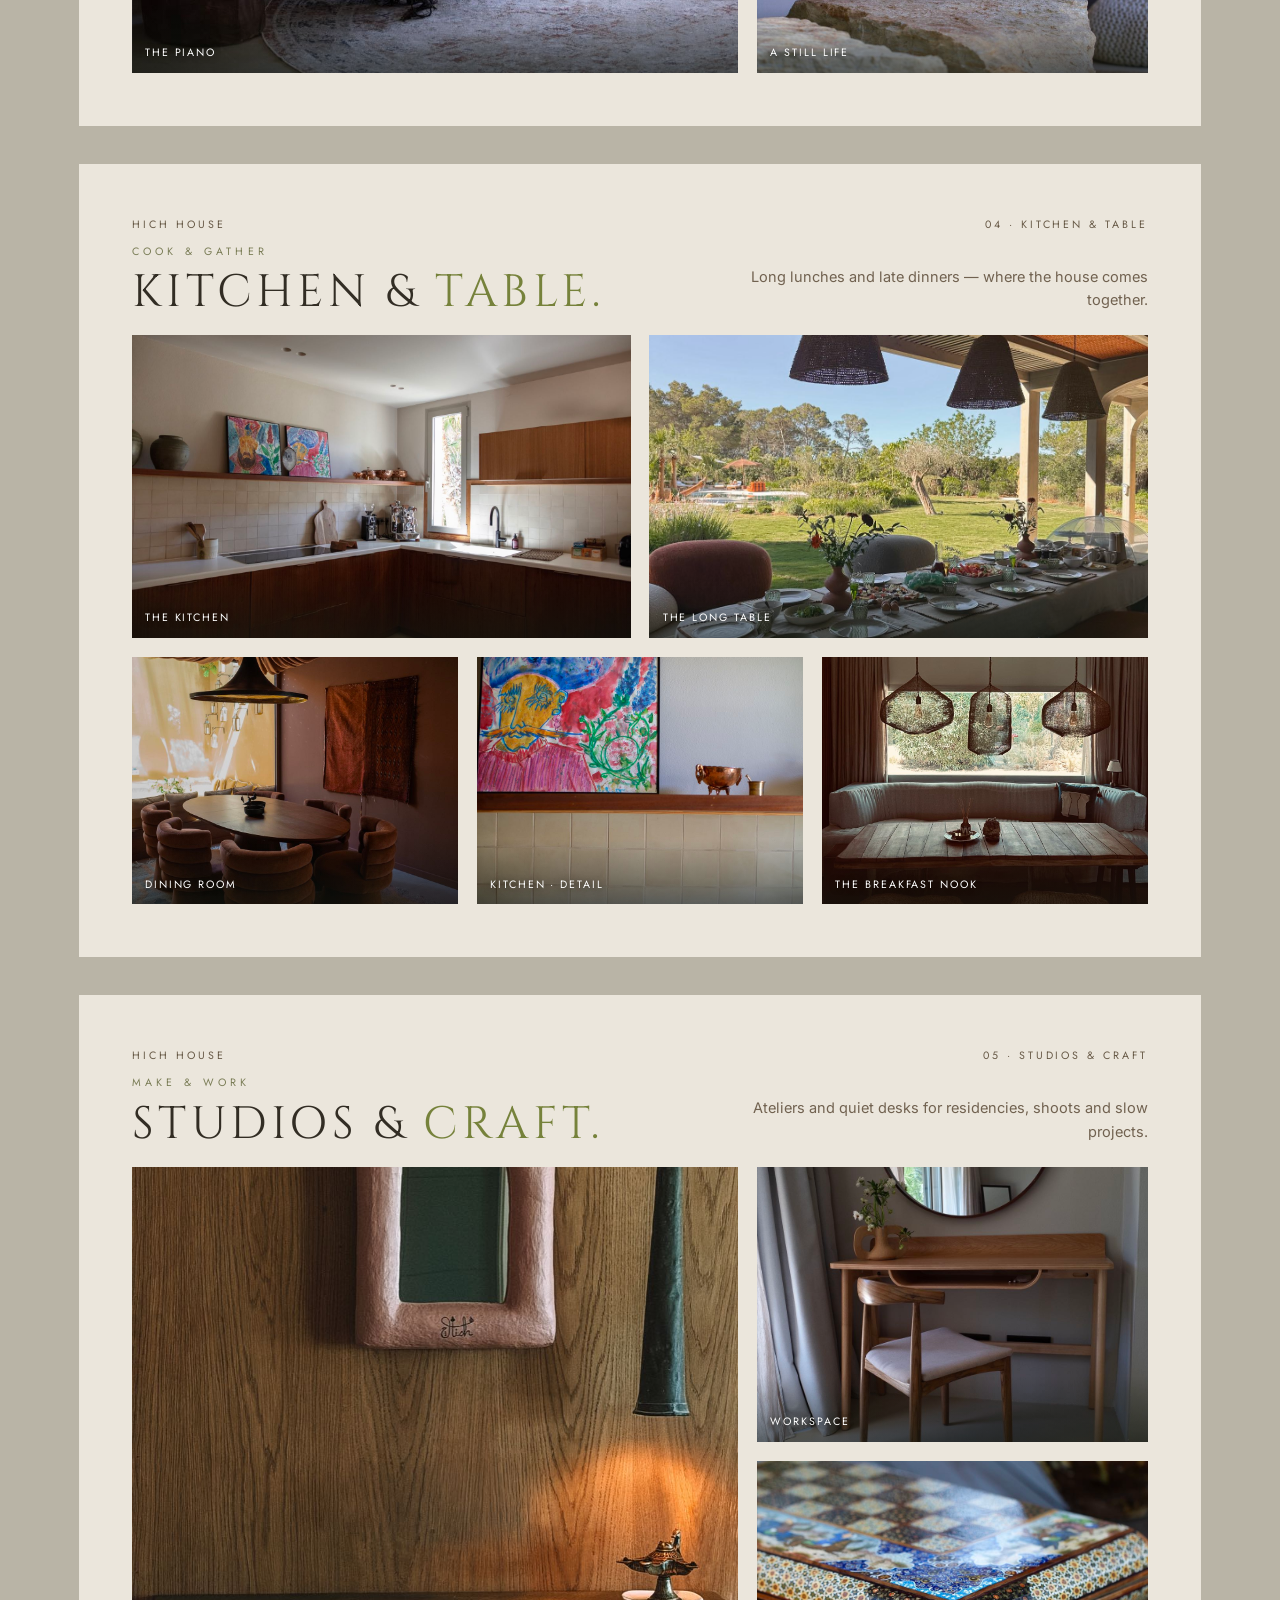
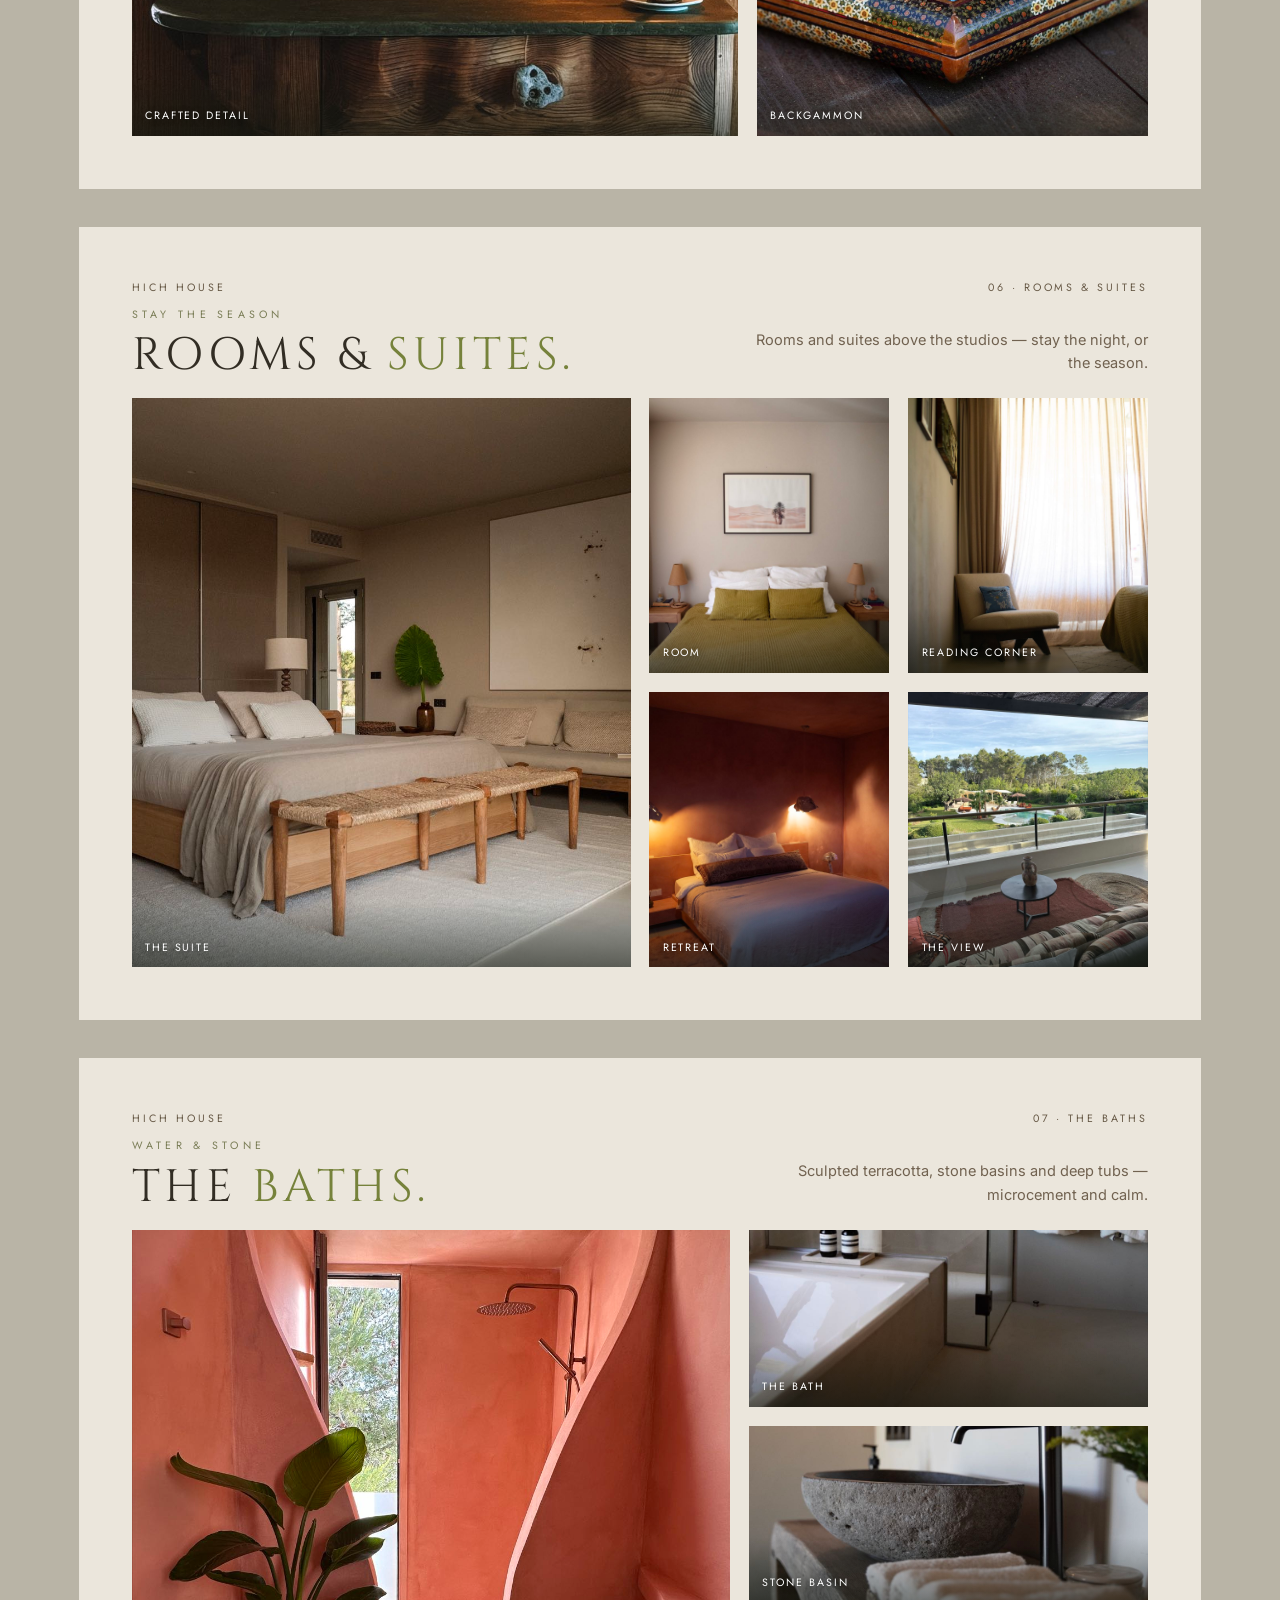
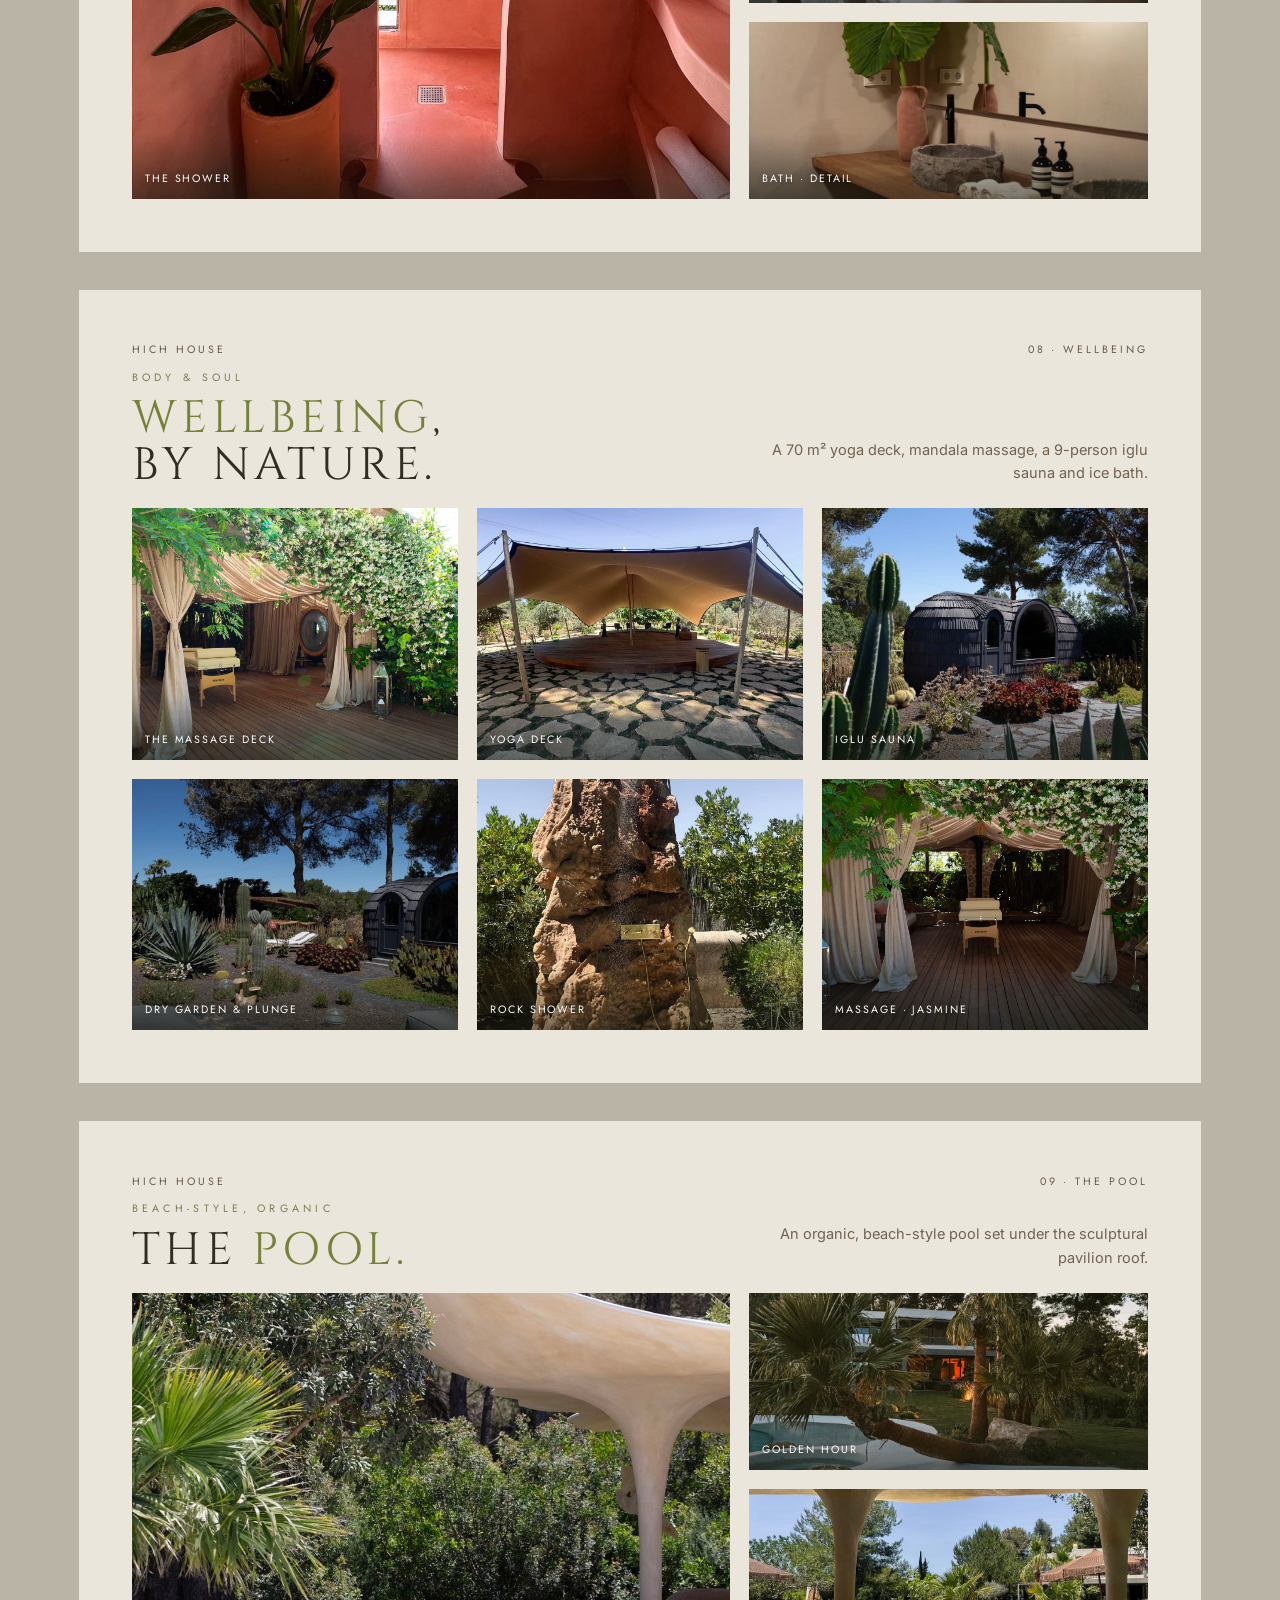
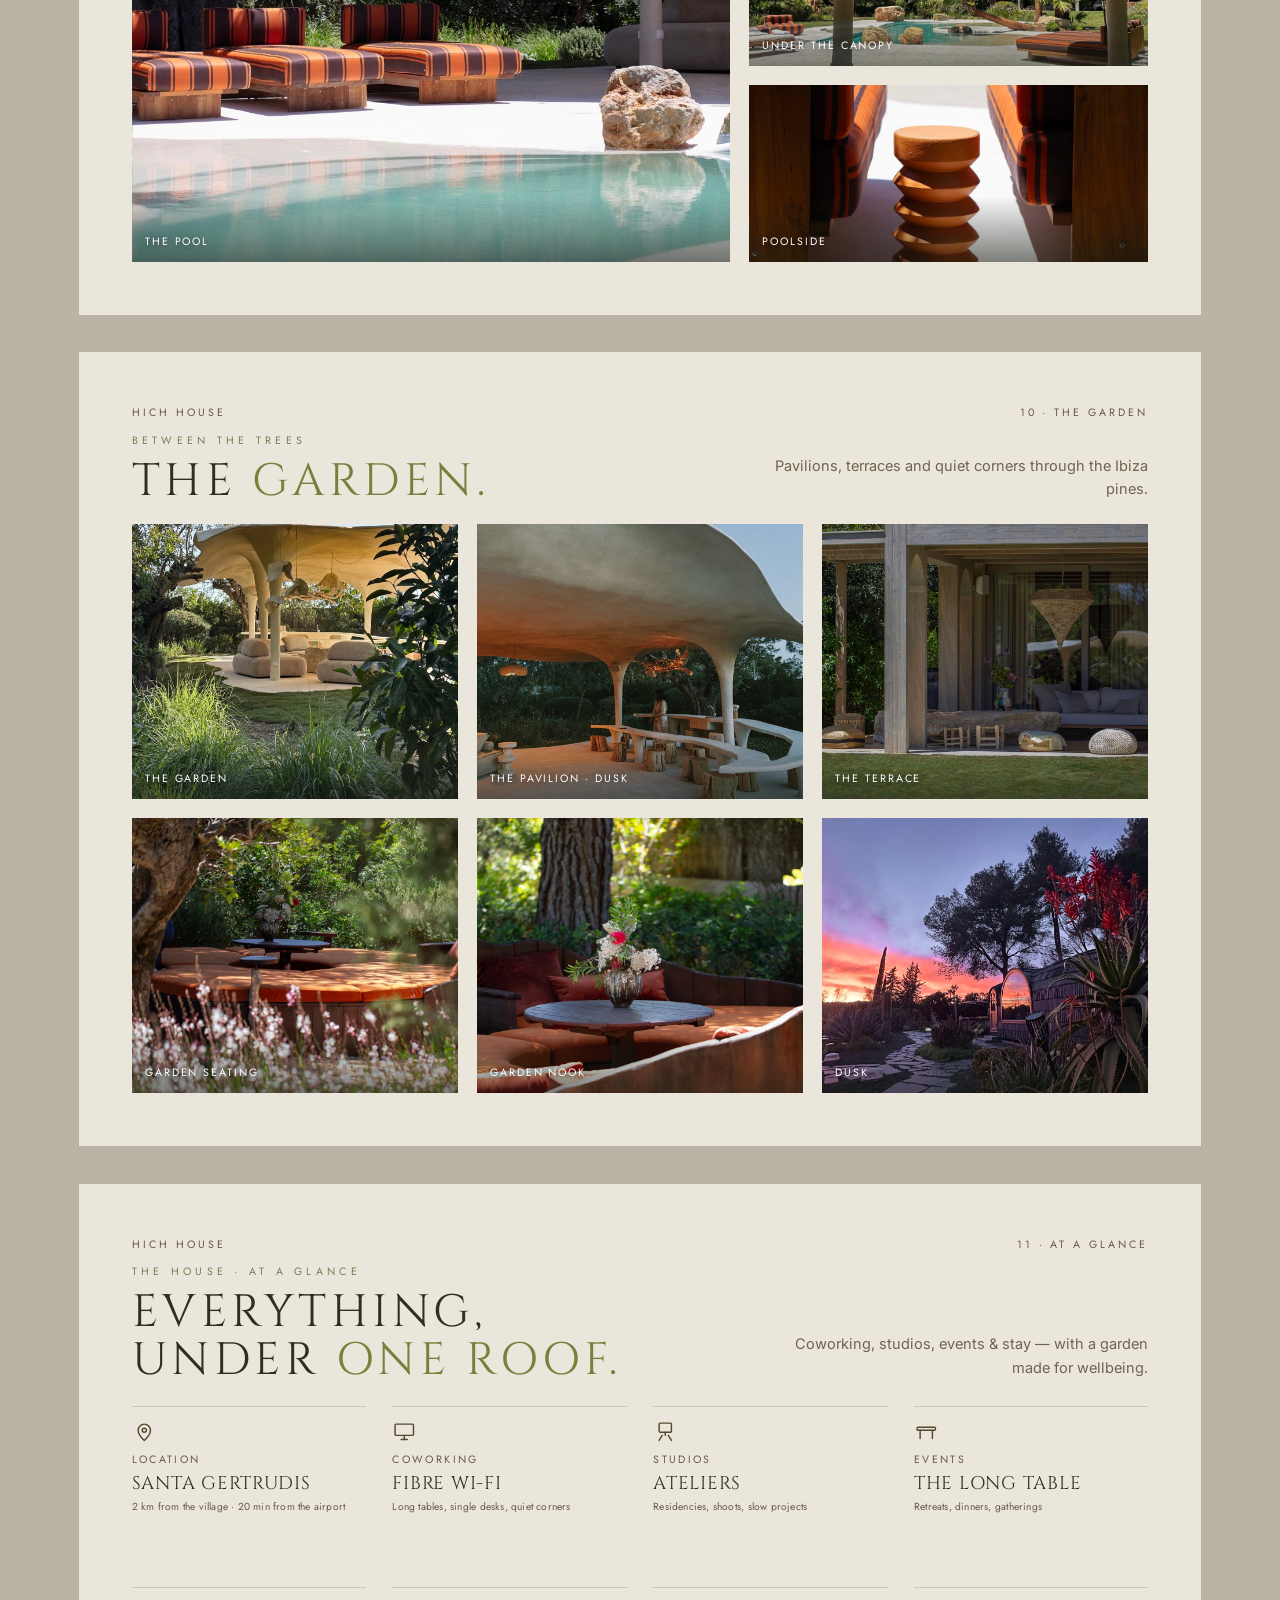
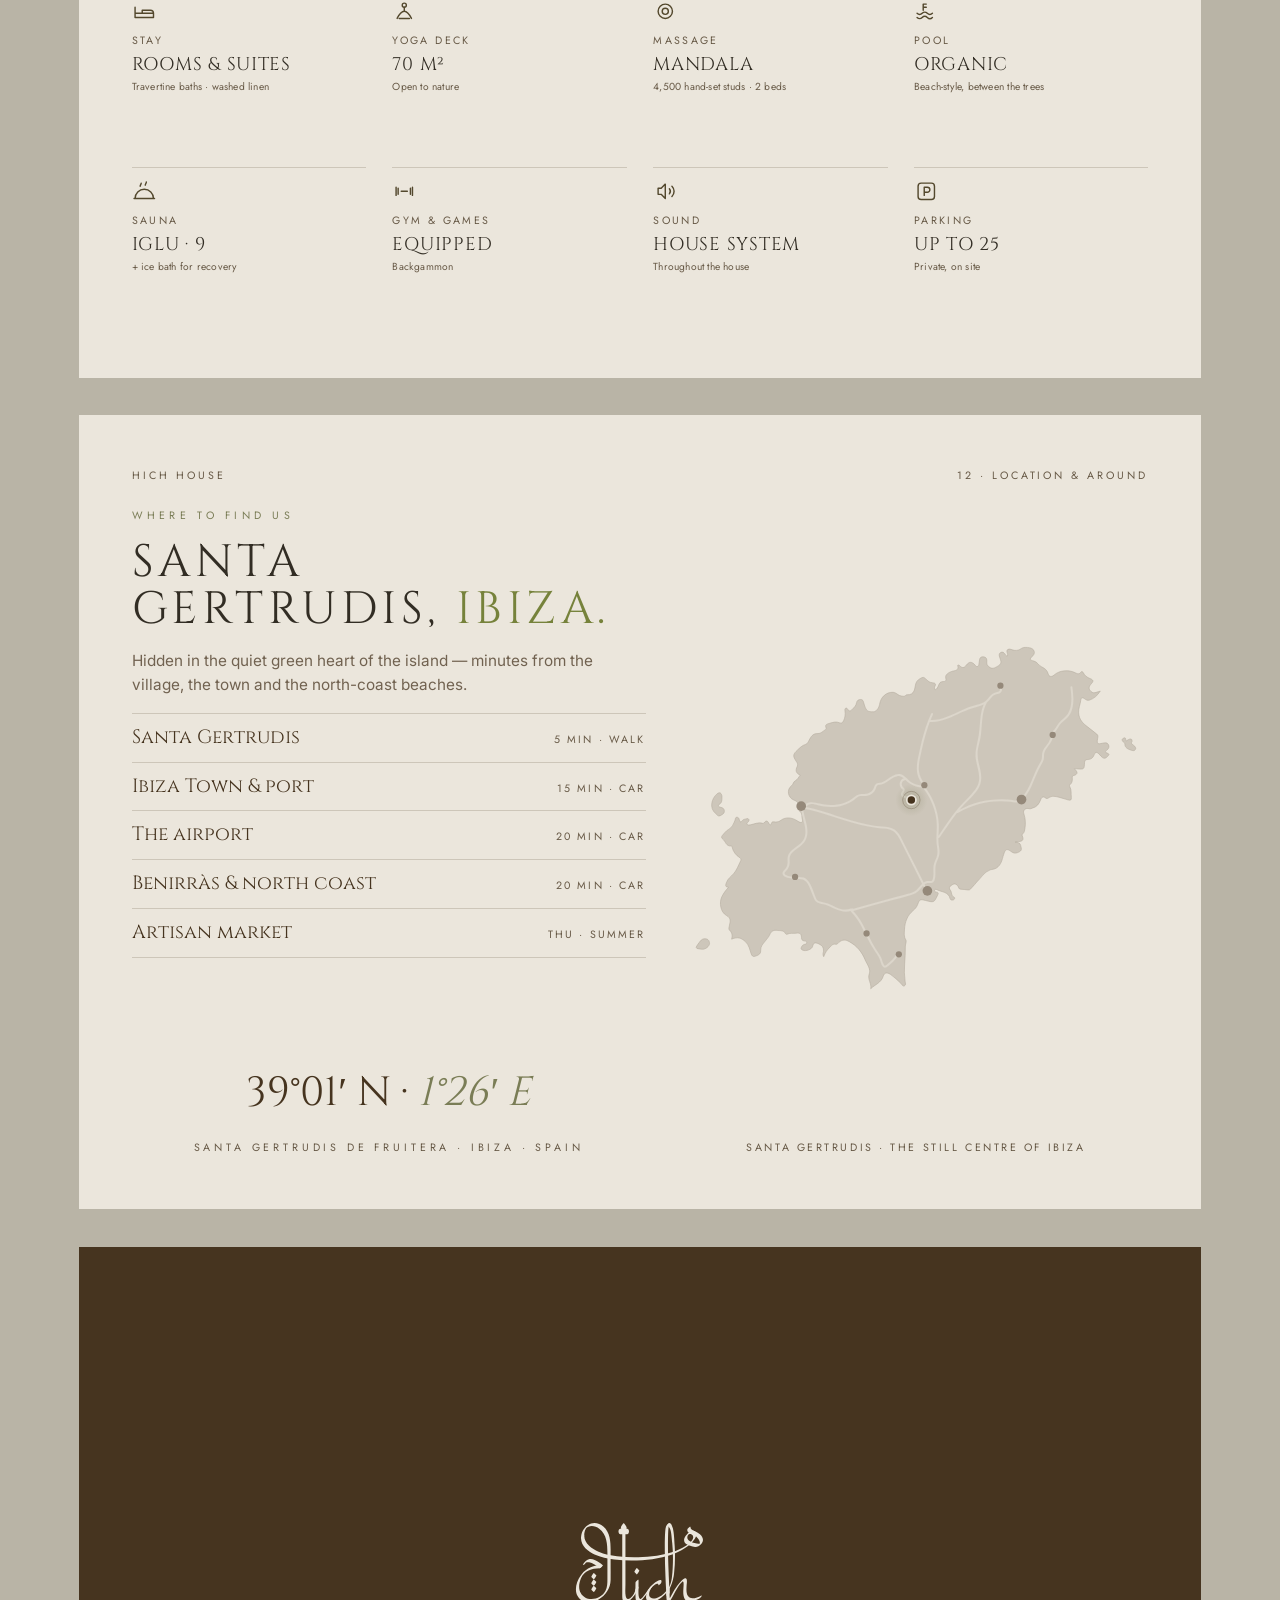
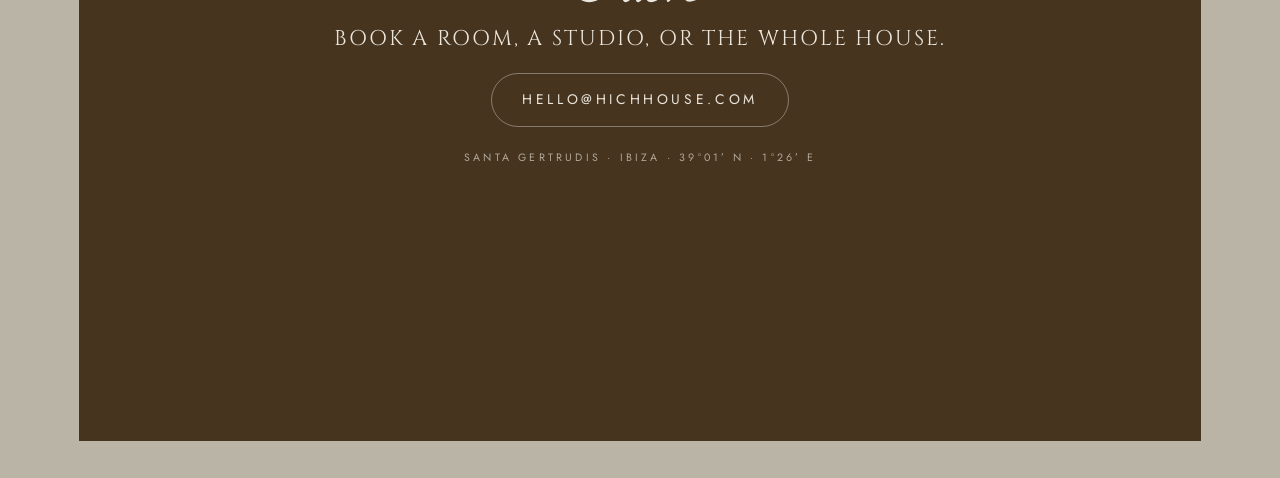
<file: brochure.html>
<!DOCTYPE html>
<html lang="en">
<head>
<meta charset="UTF-8">
<meta name="viewport" content="width=device-width, initial-scale=1.0">
<title>HICH HOUSE — Brochure</title>
<link rel="icon" href="assets/hich-logo.svg" type="image/svg+xml">
<link rel="preconnect" href="https://fonts.googleapis.com">
<link rel="preconnect" href="https://fonts.gstatic.com" crossorigin>
<link href="https://fonts.googleapis.com/css2?family=Fraunces:ital,opsz,wght@0,9..144,300..600;1,9..144,300..500&amp;family=Cormorant+Garamond:ital,wght@0,400..600;1,400..500&amp;family=EB+Garamond:ital,wght@0,400..600;1,400..500&amp;family=Bodoni+Moda:ital,opsz,wght@0,6..96,400..700;1,6..96,400..600&amp;family=Playfair+Display:ital,wght@0,400..700;1,400..600&amp;family=Newsreader:ital,opsz,wght@0,6..72,300..600;1,6..72,300..500&amp;family=Spectral:ital,wght@0,300..600;1,300..500&amp;family=Outfit:wght@200..600&amp;family=Jost:wght@300..600&amp;family=Inter:wght@300..600&amp;family=Archivo:ital,wght@0,400..700;1,400..700&amp;family=Cinzel:wght@400..600&amp;family=Marcellus&amp;display=swap" rel="stylesheet">
<style>
  :root{
    --bg:#E8E6D7; --panel:#F1EFE3; --panel2:#F6F4EA; --ink:#33402F; --accent:#C2683C;
    --muted:#7e8472; --ph:#cbc8b6; --filter:none;
    --disp:'Fraunces',serif; --body-font:'EB Garamond',serif; --dispw:300; --htrack:0; --hcase:none;
    --sans:'Jost',sans-serif;
    --soft:color-mix(in srgb, var(--ink) 74%, var(--bg));
    --line:color-mix(in srgb, var(--ink) 18%, transparent);
    --muted-strong:color-mix(in srgb, var(--ink) 52%, var(--muted));
    --accent-ink:color-mix(in srgb, var(--accent) 33%, var(--ink));
    --hl:#C2683C;
    --hl-ink:color-mix(in srgb, var(--hl) 72%, var(--ink));
    /* size scale — overridden for mobile */
    --sheet-w:297mm; --sheet-h:210mm; --pad:14mm;
    --t-title:34pt; --t-sub:16pt; --t-body:11.5pt; --t-small:8pt; --t-name:21pt;
  }
  html[data-size="mobile"]{
    --sheet-w:110mm; --sheet-h:220mm; --pad:9mm;
    --t-title:24pt; --t-sub:13pt; --t-body:10.5pt; --t-small:7.2pt; --t-name:15pt;
  }
  *{box-sizing:border-box;margin:0;padding:0}
  body{background:#b9b4a6;font-family:var(--body-font);color:var(--ink);line-height:1.55;-webkit-font-smoothing:antialiased}

  .toolbar{position:fixed;top:14px;left:50%;transform:translateX(-50%);z-index:50;display:flex;gap:10px;align-items:center;flex-wrap:wrap;justify-content:center;
    background:color-mix(in srgb, var(--ink) 90%, #000);color:var(--bg);border-radius:30px;padding:7px 8px;box-shadow:0 12px 34px rgba(20,24,16,.35);max-width:calc(100vw - 24px)}
  .toolbar button{font-family:var(--sans);font-size:11px;letter-spacing:.16em;text-transform:uppercase;cursor:pointer;border:none;
    background:none;color:var(--bg);border-radius:22px;padding:10px 16px;white-space:nowrap;transition:background .2s,color .2s,opacity .2s}
  .tb-back{opacity:.65}
  .tb-back:hover{opacity:1}
  .tb-seg{display:flex;background:color-mix(in srgb, var(--bg) 16%, transparent);border-radius:22px;padding:3px}
  .tb-seg .seg{padding:8px 15px;opacity:.7;border-radius:20px}
  .tb-seg .seg.active{background:var(--bg);color:var(--ink);opacity:1}
  .tb-act{display:flex;gap:6px}
  .tb-act[hidden]{display:none}
  .act-print,.act-dl{background:var(--bg);color:var(--ink)}
  .act-print:hover,.act-dl:hover{background:color-mix(in srgb, var(--bg) 84%, var(--ink))}
  .act-share,.act-2nd{background:none;border:1px solid color-mix(in srgb, var(--bg) 42%, transparent);color:var(--bg)}
  .act-share:hover,.act-2nd:hover{background:color-mix(in srgb, var(--bg) 16%, transparent)}
  .toast{position:fixed;bottom:24px;left:50%;transform:translateX(-50%);z-index:60;background:var(--ink);color:var(--bg);
    font-family:var(--sans);font-size:11px;letter-spacing:.16em;text-transform:uppercase;padding:12px 20px;border-radius:24px;
    box-shadow:0 12px 34px rgba(20,24,16,.4);opacity:0;transition:opacity .3s;pointer-events:none;max-width:90vw;overflow:hidden;text-overflow:ellipsis;white-space:nowrap}
  .toast.show{opacity:1}

  /* preview fit via transform:scale — robust on iOS Safari (body{zoom} is not) */
  .sheet-fit{margin:10mm auto;overflow:hidden;width:calc(var(--sheet-w) * var(--bscale,1));height:calc(var(--sheet-h) * var(--bscale,1))}
  .sheet{width:var(--sheet-w);height:var(--sheet-h);margin:0;transform:scale(var(--bscale,1));transform-origin:top left;background:var(--bg);color:var(--ink);
    box-shadow:0 14px 44px rgba(28,24,19,.3);position:relative;overflow:hidden;
    display:flex;flex-direction:column;padding:var(--pad);
    print-color-adjust:exact;-webkit-print-color-adjust:exact}
  .sheet.no-pad{padding:0}

  .ph{background-color:var(--ph);background-size:cover;background-position:center;print-color-adjust:exact;-webkit-print-color-adjust:exact;position:relative}
  .ph[data-cap]::after{content:attr(data-cap);position:absolute;left:0;bottom:0;font-family:var(--sans);font-size:var(--t-small);
    letter-spacing:.24em;text-transform:uppercase;color:#fff;padding:4mm;text-shadow:0 1px 6px rgba(20,24,18,.55)}

  .eyebrow{font-family:var(--sans);font-size:var(--t-small);letter-spacing:.4em;text-transform:uppercase;color:var(--muted-strong)}
  .eyebrow.acc{color:var(--hl, var(--accent))}
  .folio{display:flex;justify-content:space-between;gap:6mm;font-family:var(--sans);font-size:var(--t-small);letter-spacing:.28em;text-transform:uppercase;color:var(--muted-strong)}
  .folio span{white-space:nowrap}
  h2{font-family:var(--disp);font-weight:var(--dispw);font-size:var(--t-title);line-height:1.04;letter-spacing:var(--htrack);text-transform:var(--hcase);text-wrap:balance}
  h2 em,h3 em{font-style:italic;color:var(--hl, var(--accent))}
  h3{font-family:var(--disp);font-weight:var(--dispw);font-size:var(--t-sub);line-height:1.1;letter-spacing:var(--htrack);text-transform:var(--hcase)}
  p{font-size:var(--t-body);color:var(--soft);max-width:58ch;line-height:1.6}
  p.lede{font-size:calc(var(--t-body) * 1.25);color:var(--ink)}
  .rule{height:1px;background:var(--line)}

  .wordmark{display:inline-block;background:var(--ink);aspect-ratio:528/334;
    -webkit-mask:url("assets/hich-logo.svg") no-repeat center/contain;mask:url("assets/hich-logo.svg") no-repeat center/contain}

  /* ---------- cover ---------- */
  .cover .ph.full{position:absolute;inset:0}
  .cover .scrim{position:absolute;inset:0;background:linear-gradient(rgba(24,26,20,.46),rgba(24,26,20,.52));print-color-adjust:exact;-webkit-print-color-adjust:exact}
  .cover .frame{position:absolute;inset:0;padding:var(--pad);display:flex;flex-direction:column;justify-content:space-between;color:#F2EFE4;z-index:2}
  .cover .folio{color:rgba(242,239,228,.92)}
  .cover .center{text-align:center;margin:auto 0}
  .cover .logo{height:30mm;width:auto;background:#F2EFE4}
  html[data-size="mobile"] .cover .logo{height:24mm;width:auto}
  html[data-size="mobile"] .cover .folio{flex-direction:column;gap:1.5mm;align-items:center;text-align:center;letter-spacing:.2em}
  .cover .tag{font-family:var(--sans);font-size:calc(var(--t-small) * 1.15);letter-spacing:.5em;text-transform:uppercase;margin-top:4mm}
  .cover .line{font-family:var(--disp);font-style:italic;font-size:var(--t-sub);margin-top:7mm}

  /* ---------- generic two-col spread (desktop) / stack (mobile) ---------- */
  .cols{display:grid;grid-template-columns:1.05fr .95fr;gap:10mm;flex:1;min-height:0;margin-top:6mm}
  html[data-size="mobile"] .cols{grid-template-columns:1fr;gap:6mm}
  .cols .copy{display:flex;flex-direction:column;gap:4mm;min-height:0}
  .cols .img{min-height:0}
  .facts{margin-top:auto;border-top:1px solid var(--line);display:grid;grid-template-columns:repeat(4,1fr);gap:4mm;padding-top:4mm}
  html[data-size="mobile"] .facts{grid-template-columns:1fr 1fr}
  .facts b{display:block;font-family:var(--sans);font-weight:400;font-size:var(--t-small);letter-spacing:.26em;text-transform:uppercase;color:var(--muted-strong);margin-bottom:3mm}
  .facts span{font-family:var(--disp);font-weight:var(--dispw);font-size:calc(var(--t-body) * 1.3);line-height:1.08;display:block}
  /* Bottega (the client's mood): pull the olive highlight clearly apart from a deep, near-neutral
     headline — and drop Cinzel's faux-italic so the accent reads as colour, not a slant. */
  body[data-mood="07"] .sheet:not(.back) h2, body[data-mood="07"] .sheet:not(.back) h3,
  body[data-mood="07"] #pdfDoc .pdf-card h2, body[data-mood="07"] #pdfDoc .pdf-card h3{color:#322d24}
  body[data-mood="07"] .sheet:not(.back) h2 em, body[data-mood="07"] .sheet:not(.back) h3 em,
  body[data-mood="07"] #pdfDoc .pdf-card h2 em, body[data-mood="07"] #pdfDoc .pdf-card h3 em{color:#76823b;font-style:normal}
  /* back cover is dark — keep its headline on the paper colour for legibility (any mood) */
  .sheet.back h3{color:var(--bg)}

  /* ---------- enriched image stack: a lead image + a strip of supporting frames ---------- */
  /* fully fluid inside the fixed A4 column — flex shares the column height, so it can never
     overflow the sheet regardless of how the copy beside it wraps. */
  .cols .istack{min-height:0}
  .istack{display:flex;flex-direction:column;gap:5mm;height:100%;min-height:0}
  .istack>.ph{flex:1 1 0;min-height:0}
  .istack>.ph.lead{flex:2.05 1 0}
  .istack>.row{display:flex;gap:5mm;flex:1 1 0;min-height:0}
  .istack>.row>.ph{flex:1 1 0;min-width:0;min-height:0}

  /* ---------- exposé galleries: image-led spreads, one area per sheet ---------- */
  .ghead{display:flex;justify-content:space-between;align-items:flex-end;gap:8mm;margin-top:1mm}
  .ghead .gh-l{min-width:0}
  .ghead h2{margin-top:2mm}
  .ghead p{margin:0 0 1mm;max-width:46ch;text-align:right;font-size:calc(var(--t-body)*.95)}
  .gal{flex:1;min-height:0;display:grid;gap:5mm;margin-top:5mm}
  .gal .ph{min-width:0;min-height:0;background-color:var(--ph)}
  .gal .ph[data-cap]::after{left:0;right:0;padding:10mm 3.5mm 3mm;letter-spacing:.18em;
    background:linear-gradient(transparent,rgba(20,24,16,.55))}
  .gal .a{grid-area:a}.gal .b{grid-area:b}.gal .c{grid-area:c}.gal .d{grid-area:d}.gal .e{grid-area:e}
  /* varied editorial layouts — rhythm across spreads, big features that let an image breathe */
  .l-grid{grid-template-columns:repeat(4,1fr);grid-template-rows:repeat(2,1fr)}
  .l-grid6{grid-template-columns:repeat(3,1fr);grid-template-rows:repeat(2,1fr)}
  .l-feature{grid-template-columns:repeat(4,1fr);grid-template-rows:1fr 1fr;
    grid-template-areas:"a a b c" "a a d e"}
  .l-tall{grid-template-columns:1.55fr 1fr;grid-template-rows:1fr 1fr;
    grid-template-areas:"a b" "a c"}
  .l-quad{grid-template-columns:1.5fr 1fr;grid-template-rows:repeat(3,1fr);
    grid-template-areas:"a b" "a c" "a d"}
  .l-bigtop{grid-template-columns:repeat(6,1fr);grid-template-rows:1.22fr 1fr;
    grid-template-areas:"a a a b b b" "c c d d e e"}
  .l-widetop{grid-template-columns:repeat(3,1fr);grid-template-rows:1.18fr 1fr;
    grid-template-areas:"a a a" "b c d"}
  .l-duo{grid-template-columns:1fr 1fr;grid-template-rows:1fr}
  /* crop control — pull the subject into frame instead of dead-centre */
  .gal .ph.pos-b{background-position:center 78%}
  .gal .ph.pos-t{background-position:center 14%}
  .gal .ph.pos-l{background-position:18% center}
  .gal .ph.pos-r{background-position:82% center}
  .istack .ph.pos-b{background-position:center 82%}

  /* ---------- rooms ---------- */
  .rooms-grid{display:grid;grid-template-columns:repeat(5,1fr);gap:6mm;flex:1;min-height:0;margin-top:6mm}
  html[data-size="mobile"] .rooms-grid{grid-template-columns:1fr;gap:4mm}
  .roomcard{border-top:1px solid var(--line);padding-top:3mm;display:flex;flex-direction:column;gap:2.5mm}
  .roomcard .rn{font-family:var(--disp);font-weight:var(--dispw);font-size:calc(var(--t-sub) * 1.25);color:var(--accent);opacity:.55;line-height:.9}
  .roomcard .ph{aspect-ratio:4/3}
  html[data-size="mobile"] .roomcard{display:grid;grid-template-columns:auto 1fr 34mm;gap:4mm;align-items:start}
  html[data-size="mobile"] .roomcard .ph{aspect-ratio:4/3;width:34mm}
  .roomcard p{font-size:calc(var(--t-body) * .94);line-height:1.5}

  /* ---------- around / map ---------- */
  .dist{list-style:none;border-top:1px solid var(--line)}
  .dist li{display:flex;justify-content:space-between;gap:6mm;align-items:baseline;padding:2.4mm 0;border-bottom:1px solid var(--line)}
  .dist li b{font-family:var(--disp);font-weight:var(--dispw);font-size:calc(var(--t-body) * 1.25)}
  .dist li span{font-family:var(--sans);font-size:var(--t-small);letter-spacing:.2em;text-transform:uppercase;color:var(--muted-strong);white-space:nowrap}
  .coords{font-family:var(--disp);font-weight:var(--dispw);font-size:calc(var(--t-title) * .9);text-align:center;line-height:1.05;margin-top:auto}
  .coords em{font-style:italic;color:var(--hl, var(--accent))}
  .coord-sub{text-align:center;font-family:var(--sans);font-size:var(--t-small);letter-spacing:.36em;text-transform:uppercase;color:var(--muted-strong);margin-top:2.5mm}

  /* ---------- back cover ---------- */
  .back{background:var(--ink);color:var(--bg);align-items:center;justify-content:center;text-align:center;display:flex}
  .back .inner{display:flex;flex-direction:column;align-items:center;gap:6mm}
  .back .logo{height:22mm;width:auto;background:var(--bg)}
  .back .mail{font-family:var(--sans);font-size:calc(var(--t-small) * 1.3);letter-spacing:.26em;text-transform:uppercase;color:inherit;text-decoration:none;
    border:1px solid color-mix(in srgb, var(--bg) 40%, transparent);border-radius:28px;padding:4mm 8mm}
  .back .meta{font-family:var(--sans);font-size:var(--t-small);letter-spacing:.3em;text-transform:uppercase;color:color-mix(in srgb, var(--bg) 65%, var(--ink))}

  /* ---------- rooms · two clean pages, portrait-friendly grid (mood-driven) ---------- */
  .rb-head{margin-top:3mm}
  .rb-head h2{margin-top:2mm}
  .rb-grid{flex:1;min-height:0;display:grid;gap:9mm;margin-top:6mm;align-content:start}
  .rb-grid-1{grid-template-columns:repeat(3,1fr)}
  .rb-grid-2{grid-template-columns:repeat(2,1fr)}
  .rb-space{display:flex;flex-direction:column;min-width:0}
  .rb-space .rn{font-family:var(--disp);font-weight:var(--dispw);font-size:calc(var(--t-sub) * 1.1);
    color:var(--accent);opacity:.55;line-height:.9}
  .rb-space h3{margin-top:1.5mm}
  .rb-space p{font-size:calc(var(--t-body) * .92);line-height:1.5;color:var(--soft);margin-top:1.5mm;max-width:none}
  .rb-imgs{display:flex;gap:5mm;margin-top:4mm}
  .rb-imgs .ph{flex:1 1 0;min-width:0;aspect-ratio:3/4;background-color:var(--ph)}
  html[data-size="mobile"] .rb-grid{display:flex;flex-direction:column;gap:7mm}
  html[data-size="mobile"] .rb-imgs{flex-direction:column;gap:4mm}
  html[data-size="mobile"] .rb-imgs .ph{aspect-ratio:3/4}

  /* ===== mobile: brochure flows as full-bleed cards — no fixed-height clipping, no thin-strip images ===== */
  html[data-size="mobile"] .sheet-fit{width:auto;height:auto;overflow:visible;margin:0 0 16px}
  html[data-size="mobile"] .sheet{width:100%;height:auto;min-height:0;transform:none;margin:0;padding:30px 20px;
    box-shadow:0 8px 24px rgba(28,24,19,.16)}
  html[data-size="mobile"] .sheet.cover{min-height:86vh;padding:0}
  html[data-size="mobile"] .sheet.back{min-height:58vh;padding:44px 20px}
  html[data-size="mobile"] .cols{display:flex;flex-direction:column;flex:none;gap:18px;margin-top:16px}
  html[data-size="mobile"] .cols .img{width:calc(100% + 40px);margin-inline:-20px}   /* full-bleed to the card edges */
  html[data-size="mobile"] .cols .img.port{aspect-ratio:3/4}
  html[data-size="mobile"] .cols .img.land{aspect-ratio:3/2}
  html[data-size="mobile"] .facts{margin-top:18px}
  html[data-size="mobile"] .coords{margin-top:18px}
  /* image stack on mobile: flow as full-bleed frames with fixed aspect (no flex-height) */
  html[data-size="mobile"] .cols .istack{width:calc(100% + 40px);margin-inline:-20px;height:auto;gap:10px}
  html[data-size="mobile"] .istack>.ph{flex:none;aspect-ratio:3/2}
  html[data-size="mobile"] .istack>.ph.lead{flex:none;aspect-ratio:4/3}
  html[data-size="mobile"] .istack>.row{flex:none;gap:10px}
  html[data-size="mobile"] .istack>.row>.ph{flex:1 1 0;aspect-ratio:3/4}
  /* galleries on mobile: full-bleed 2-up grid of portrait frames */
  html[data-size="mobile"] .ghead{flex-direction:column;align-items:flex-start;gap:2mm}
  html[data-size="mobile"] .ghead p{text-align:left;margin-top:1mm}
  html[data-size="mobile"] .gal{grid-template-columns:1fr 1fr !important;grid-template-rows:none !important;
    grid-template-areas:none !important;grid-auto-rows:1fr;gap:8px;height:auto;width:calc(100% + 40px);margin-inline:-20px}
  html[data-size="mobile"] .gal .ph{aspect-ratio:3/4;grid-area:auto !important}
  html[data-size="mobile"] .gal .ph.a{grid-column:span 2 !important;aspect-ratio:3/2}
  html[data-size="mobile"] .gal .ph[data-cap]::after{padding:30px 14px 10px}
  /* readable caption band on the full-bleed images */
  html[data-size="mobile"] .ph[data-cap]::after{left:0;right:0;padding:34px 18px 12px;background:linear-gradient(transparent,rgba(20,24,16,.62))}

  /* ---------- at a glance · amenities + icons ---------- */
  .atlas-grid{display:grid;grid-template-columns:repeat(4,1fr);grid-template-rows:repeat(3,1fr);gap:6mm 7mm;flex:1;align-content:stretch;margin-top:6mm;min-height:0}
  .amen{display:flex;flex-direction:column;gap:1.4mm;border-top:1px solid var(--line);padding-top:3mm;min-width:0}
  .amen .amen-ic{width:6.5mm;height:6.5mm;display:block;margin-bottom:1mm;color:var(--accent-ink);stroke:currentColor;fill:none;stroke-width:1.4;stroke-linecap:round;stroke-linejoin:round}
  .amen .ak{font-family:var(--sans);font-size:var(--t-small);letter-spacing:.22em;text-transform:uppercase;color:var(--muted-strong)}
  .amen .av{font-family:var(--disp);font-weight:var(--dispw);font-size:calc(var(--t-body)*1.2);line-height:1.1;letter-spacing:var(--htrack);text-transform:var(--hcase)}
  .amen .an{font-family:var(--sans);font-size:calc(var(--t-small)*.96);letter-spacing:.02em;color:var(--muted-strong);line-height:1.4}
  body[data-mood="07"] .amen .av{letter-spacing:.04em;color:#322d24}
  /* ---------- Ibiza map ---------- */
  .ibiza-map{margin:0;display:flex;flex-direction:column;min-height:0;flex:1}
  .ibiza-map svg{width:100%;height:100%;display:block;overflow:visible;min-height:0;flex:1}
  .ibiza-map .isle{fill:color-mix(in srgb, var(--ink) 18%, var(--bg));stroke:color-mix(in srgb, var(--ink) 32%, var(--bg));stroke-width:.6;stroke-linejoin:round}
  .ibiza-map .rd{fill:color-mix(in srgb, var(--ink) 9%, var(--bg))}
  .ibiza-map .dot{fill:color-mix(in srgb, var(--ink) 52%, var(--bg))}
  .ibiza-map .lbl{fill:var(--ink);font-family:var(--sans);font-size:10.5px;letter-spacing:.06em;text-transform:uppercase}
  .ibiza-map .hg0{stop-color:var(--accent);stop-opacity:.40}
  .ibiza-map .hg1{stop-color:var(--accent);stop-opacity:.14}
  .ibiza-map .hg2{stop-color:var(--accent);stop-opacity:0}
  .ibiza-map .hich-glow{fill:url(#hichGlow)}
  .ibiza-map .hich-ring{fill:none;stroke:var(--ink);stroke-width:.8;opacity:.32}
  .ibiza-map .hich-keyline{fill:var(--bg)}
  .ibiza-map .hich-dot{fill:var(--ink)}
  .ibiza-map .hich-lbl{fill:var(--ink);font-family:var(--sans);font-size:11px;font-weight:600;letter-spacing:.14em;text-transform:uppercase;text-anchor:middle}
  .ibiza-map figcaption{margin-top:3mm;font-family:var(--sans);font-size:var(--t-small);letter-spacing:.24em;text-transform:uppercase;color:var(--muted-strong);text-align:center}

  #pdfDoc{display:none}
  @media print{
    body{background:none}
    .toolbar,.toast{display:none}
    .sheet-fit{display:contents}
    .sheet{margin:0;box-shadow:none;transform:none;page-break-after:always;break-after:page}
    .sheet:last-child{page-break-after:auto;break-after:auto}

    /* ===== MOBILE EXPORT — print a dedicated, flat phone-format document (#pdfDoc):
       one clean card per page (cover · section title · each photo · back), never sliced.
       Built by JS so it sidesteps the on-screen scrolling layout entirely.
       Desktop/A4 print is untouched (rules above). ===== */
    html[data-size="mobile"] .sheet-fit{display:none}
    html[data-size="mobile"] #pdfDoc{display:block}
    html[data-size="mobile"] body{background:var(--bg)}   /* any sub-pt page gap = paper, never white */
    /* each page fills the physical sheet EXACTLY (calc closes Chrome's ~0.8pt vh shortfall
       that otherwise leaves a strip where the next page peeks through), clipped — so no
       gap and nothing from the next page shows. */
    #pdfDoc .pdf-page{position:relative;width:100%;height:calc(100vh + 1px);overflow:hidden;
      break-after:page;break-inside:avoid;page-break-inside:avoid;background:var(--bg)}
    #pdfDoc .pdf-page:last-child{break-after:auto}
    #pdfDoc .pdf-bg{position:absolute;inset:0;background-repeat:no-repeat;background-position:center;background-size:contain}
    html.pdf-story #pdfDoc .pdf-bg{background-size:cover}
    /* cover & back reuse the .cover/.back classes for their authored styling */
    #pdfDoc .pdf-back{background:var(--ink);color:var(--bg);display:flex;align-items:center;justify-content:center;text-align:center;padding:14mm}
    #pdfDoc .pdf-card{display:flex;flex-direction:column;justify-content:center;align-items:flex-start;padding:12mm}
    /* at-a-glance — 6 amenities per page, comfortably spaced (split across two pages) */
    #pdfDoc .pdf-amen{display:flex;flex-direction:column;justify-content:flex-start;padding:16mm 10mm}
    #pdfDoc .pdf-amen .atlas-grid{grid-template-columns:1fr 1fr;grid-template-rows:repeat(3,1fr);align-content:stretch;gap:6mm;flex:1;margin-top:10mm}
    /* map page — headline (top) · island (centre) · coordinates (bottom), filling the sheet */
    #pdfDoc .pdf-map{display:flex;flex-direction:column;justify-content:space-between;padding:15mm 10mm;background:var(--bg)}
    #pdfDoc .pdf-map .ghead{display:block;flex:none;margin:0}
    #pdfDoc .pdf-map .ibiza-map{flex:1;display:flex;flex-direction:column;justify-content:center;min-height:0;margin:0}
    #pdfDoc .pdf-map .ibiza-map svg{height:auto;max-height:100%}
    #pdfDoc .pdf-map .mapfoot{flex:none;text-align:center;margin:0}
    #pdfDoc .pdf-map .mapfoot .coords{margin:0}
    /* print-robust wordmark: a real cream SVG image (no CSS mask, which mis-sizes in print) */
    #pdfDoc .pdf-logo{display:block;margin:0 auto;height:auto}
    #pdfDoc .pdf-cover .pdf-logo{width:46mm}
    #pdfDoc .pdf-back .pdf-logo{width:42mm}
    #pdfDoc .pdf-card .ghead,#pdfDoc .pdf-card .copy{display:block;width:100%}
    #pdfDoc .pdf-card .ghead p,#pdfDoc .pdf-card .copy p{text-align:left;max-width:none}
    #pdfDoc .pdf-cap{position:absolute;left:0;right:0;bottom:0;font-family:var(--sans);font-size:8.5pt;
      letter-spacing:.2em;text-transform:uppercase;color:var(--soft);padding:7mm 6mm 6mm}
    html.pdf-story #pdfDoc .pdf-cap{color:#fff;background:linear-gradient(transparent,rgba(20,24,16,.6))}
  }
</style>
</head>
<body>

<!-- amenity icon sprite (referenced by the "at a glance" grid, A4 + mobile) -->
<svg width="0" height="0" style="position:absolute;overflow:hidden" aria-hidden="true" focusable="false"><defs>
  <symbol id="ic-location" viewBox="0 0 24 24"><path d="M12 21s6-5.4 6-10a6 6 0 1 0-12 0c0 4.6 6 10 6 10Z"/><circle cx="12" cy="11" r="2"/></symbol>
  <symbol id="ic-coworking" viewBox="0 0 24 24"><rect x="3" y="5" width="18" height="11" rx="1"/><path d="M9 20h6M12 16v4"/></symbol>
  <symbol id="ic-studios" viewBox="0 0 24 24"><rect x="6" y="4" width="12" height="9" rx="1"/><path d="M12 13v3M6 21l3-5M18 21l-3-5"/></symbol>
  <symbol id="ic-events" viewBox="0 0 24 24"><rect x="3" y="8" width="18" height="3" rx="1"/><path d="M6 11v8M18 11v8"/></symbol>
  <symbol id="ic-stay" viewBox="0 0 24 24"><path d="M3 18V8M3 18h18M3 14h18M21 18v-4a3 3 0 0 0-3-3H10v3"/></symbol>
  <symbol id="ic-yoga" viewBox="0 0 24 24"><circle cx="12" cy="6" r="2"/><path d="M12 8v4M5 19c2-4 5-7 7-7s5 3 7 7M7 19h10"/></symbol>
  <symbol id="ic-massage" viewBox="0 0 24 24"><circle cx="12" cy="12" r="3"/><circle cx="12" cy="12" r="7"/></symbol>
  <symbol id="ic-pool" viewBox="0 0 24 24"><path d="M3 14c1.6 1.6 3.4 1.6 5 0s3.4-1.6 5 0 3.4 1.6 5 0M3 18c1.6 1.6 3.4 1.6 5 0s3.4-1.6 5 0 3.4 1.6 5 0M9 11V5h3M9 8h3"/></symbol>
  <symbol id="ic-sauna" viewBox="0 0 24 24"><path d="M3 19a9 9 0 0 1 18 0M2 19h20M9 4c0 1.6-1 1.6-1 3M14 3c0 1.6-1 1.6-1 3"/></symbol>
  <symbol id="ic-gym" viewBox="0 0 24 24"><path d="M6 9v6M4 8v8M9 12h6M18 9v6M20 8v8"/></symbol>
  <symbol id="ic-sound" viewBox="0 0 24 24"><path d="M5 9v6h3l4 4V5L8 9H5Z"/><path d="M16 9.5a4 4 0 0 1 0 5M18.5 7a7 7 0 0 1 0 10"/></symbol>
  <symbol id="ic-parking" viewBox="0 0 24 24"><rect x="4" y="4" width="16" height="16" rx="3"/><path d="M10 16V8h3a2.5 2.5 0 0 1 0 5h-3"/></symbol>
</defs></svg>

<div class="toolbar">
  <button class="tb-back" onclick="history.back()">← Showroom</button>
  <div class="tb-seg" role="tablist" aria-label="Brochure format">
    <button class="seg active" data-view="desktop">A4 · Desktop</button>
    <button class="seg" data-view="mobile">Mobile</button>
  </div>
  <div class="tb-act" data-for="desktop">
    <button class="act-dl" data-file="downloads/HICH-House-A4.pdf">A4 PDF ↓</button>
    <button class="act-dl act-2nd" data-file="downloads/HICH-House-Mobile-Fullbleed.pdf">Mobile · full-bleed ↓</button>
    <button class="act-dl act-2nd" data-file="downloads/HICH-House-Mobile-Whole.pdf">Mobile · ganz ↓</button>
  </div>
  <div class="tb-act" data-for="mobile" hidden>
    <button class="act-dl" data-file="downloads/HICH-House-Mobile-Fullbleed.pdf">PDF · full-bleed ↓</button>
    <button class="act-dl" data-file="downloads/HICH-House-Mobile-Whole.pdf">PDF · ganz ↓</button>
    <button class="act-share">Share</button>
  </div>
</div>

<!-- 1 · COVER -->
<section class="sheet cover no-pad">
  <div class="ph full" id="coverHero" style="background-image:url('assets/photos/terrace.jpg')" role="img" aria-label="The house from the garden at HICH House"></div>
  <div class="scrim"></div>
  <div class="frame">
    <div class="folio"><span>Santa Gertrudis · Ibiza</span><span>Est. 2026</span></div>
    <div class="center">
      <span class="wordmark logo" role="img" aria-label="HICH House"></span>
      <div class="tag">A creative house with rooms</div>
      <div class="line">A space beyond the noise of everyday life.</div>
    </div>
    <div class="folio"><span>39°01′ N · 1°26′ E</span><span>Coworking · Studios · Events · Stay</span></div>
  </div>
</section>

<!-- 2 · THE NAME & ARRIVAL -->
<section class="sheet">
  <div class="folio"><span>HICH House</span><span>01 · The Name</span></div>
  <div class="cols">
    <div class="copy">
      <span class="eyebrow acc">The Name</span>
      <h2>In Farsi, <em>Hich</em> means Nothingness.</h2>
      <p class="lede">Not emptiness, but the freedom of simply being.</p>
      <p>Hidden in the quiet heart of Santa Gertrudis, Ibiza, HICH House was created as a space beyond the noise of everyday life. Passing through the arched gateway inspired by ancient Persian philosophy and architecture, you symbolically step from the outer world into an inner one — a place to slow down, reconnect, and simply be.</p>
      <div class="facts">
        <div><b>From the airport</b><span>± 20 min</span></div>
        <div><b>From Ibiza Town</b><span>± 15 min</span></div>
        <div><b>The village</b><span>Santa Gertrudis</span></div>
        <div><b>Private parking</b><span>up to 25 cars</span></div>
      </div>
    </div>
    <div class="img istack">
      <div class="ph lead" style="background-image:url('assets/photos/arch.jpg')" data-cap="The arched gateway" role="img" aria-label="The arched gateway into the garden"></div>
      <div class="ph pos-b" style="background-image:url('assets/photos/court.jpg')" data-cap="The inner courtyard" role="img" aria-label="The sunken lantern courtyard"></div>
    </div>
  </div>
</section>

<!-- 3 · THE SOCIAL HEART · feature + four -->
<section class="sheet">
  <div class="folio"><span>HICH House</span><span>02 · The Social Heart</span></div>
  <div class="ghead">
    <div class="gh-l">
      <span class="eyebrow acc">Gather &amp; unwind</span>
      <h2>The <em>social</em> heart.</h2>
    </div>
    <p>Salons, lounges and the majlis — made for long, slow evenings.</p>
  </div>
  <div class="gal l-feature">
    <div class="ph a" style="background-image:url('assets/photos/salon.jpg')" data-cap="Salon" role="img" aria-label="The salon, Persian miniatures"></div>
    <div class="ph b" style="background-image:url('assets/photos/living.jpg')" data-cap="Living room" role="img" aria-label="The living room and bookshelves"></div>
    <div class="ph c" style="background-image:url('assets/photos/majlis.jpg')" data-cap="The majlis" role="img" aria-label="The draped majlis lounge"></div>
    <div class="ph d" style="background-image:url('assets/photos/lounge.jpg')" data-cap="Lantern lounge" role="img" aria-label="The lantern-wall lounge"></div>
    <div class="ph e" style="background-image:url('assets/photos/snug.jpg')" data-cap="The snug" role="img" aria-label="The media snug"></div>
  </div>
</section>

<!-- 4 · QUIET CORNERS · tall feature + two -->
<section class="sheet">
  <div class="folio"><span>HICH House</span><span>03 · Quiet Corners</span></div>
  <div class="ghead">
    <div class="gh-l">
      <span class="eyebrow acc">In the details</span>
      <h2>Quiet <em>corners.</em></h2>
    </div>
    <p>The piano, a painting, a handful of flowers — the house in its smaller moments.</p>
  </div>
  <div class="gal l-tall">
    <div class="ph a pos-b" style="background-image:url('assets/photos/piano.jpg')" data-cap="The piano" role="img" aria-label="The piano corner"></div>
    <div class="ph b" style="background-image:url('assets/photos/salon2.jpg')" data-cap="Salon · detail" role="img" aria-label="Salon, painting detail"></div>
    <div class="ph c" style="background-image:url('assets/photos/corner.jpg')" data-cap="A still life" role="img" aria-label="A still-life corner"></div>
  </div>
</section>

<!-- 5 · KITCHEN & TABLE · two big + three -->
<section class="sheet">
  <div class="folio"><span>HICH House</span><span>04 · Kitchen &amp; Table</span></div>
  <div class="ghead">
    <div class="gh-l">
      <span class="eyebrow acc">Cook &amp; gather</span>
      <h2>Kitchen &amp; <em>table.</em></h2>
    </div>
    <p>Long lunches and late dinners — where the house comes together.</p>
  </div>
  <div class="gal l-bigtop">
    <div class="ph a" style="background-image:url('assets/photos/kitchen.jpg')" data-cap="The kitchen" role="img" aria-label="The walnut kitchen"></div>
    <div class="ph b" style="background-image:url('assets/photos/longtable.jpg')" data-cap="The long table" role="img" aria-label="The long table for dinners"></div>
    <div class="ph c" style="background-image:url('assets/photos/dining.jpg')" data-cap="Dining room" role="img" aria-label="The draped dining room"></div>
    <div class="ph d pos-t" style="background-image:url('assets/photos/kitchen2.jpg')" data-cap="Kitchen · detail" role="img" aria-label="Kitchen still life"></div>
    <div class="ph e pos-b" style="background-image:url('assets/photos/cowork.jpg')" data-cap="The breakfast nook" role="img" aria-label="The breakfast and lounge nook"></div>
  </div>
</section>

<!-- 6 · STUDIOS & CRAFT · tall feature + two -->
<section class="sheet">
  <div class="folio"><span>HICH House</span><span>05 · Studios &amp; Craft</span></div>
  <div class="ghead">
    <div class="gh-l">
      <span class="eyebrow acc">Make &amp; work</span>
      <h2>Studios &amp; <em>craft.</em></h2>
    </div>
    <p>Ateliers and quiet desks for residencies, shoots and slow projects.</p>
  </div>
  <div class="gal l-tall">
    <div class="ph a" style="background-image:url('assets/photos/craft.jpg')" data-cap="Crafted detail" role="img" aria-label="A crafted console and mirror"></div>
    <div class="ph b" style="background-image:url('assets/photos/desk.jpg')" data-cap="Workspace" role="img" aria-label="A single desk workspace"></div>
    <div class="ph c" style="background-image:url('assets/photos/games.jpg')" data-cap="Backgammon" role="img" aria-label="The backgammon board"></div>
  </div>
</section>

<!-- 7 · ROOMS & SUITES · wide top + three -->
<section class="sheet">
  <div class="folio"><span>HICH House</span><span>06 · Rooms &amp; Suites</span></div>
  <div class="ghead">
    <div class="gh-l">
      <span class="eyebrow acc">Stay the season</span>
      <h2>Rooms &amp; <em>suites.</em></h2>
    </div>
    <p>Rooms and suites above the studios — stay the night, or the season.</p>
  </div>
  <div class="gal l-feature">
    <div class="ph a" style="background-image:url('assets/photos/stay.jpg')" data-cap="The suite" role="img" aria-label="The master suite"></div>
    <div class="ph b" style="background-image:url('assets/photos/room.jpg')" data-cap="Room" role="img" aria-label="A bedroom in olive linen"></div>
    <div class="ph c pos-b" style="background-image:url('assets/photos/room2.jpg')" data-cap="Reading corner" role="img" aria-label="A bedroom reading corner"></div>
    <div class="ph d" style="background-image:url('assets/photos/retreat.jpg')" data-cap="Retreat" role="img" aria-label="The terracotta bedroom"></div>
    <div class="ph e" style="background-image:url('assets/photos/view.jpg')" data-cap="The view" role="img" aria-label="The view over the pool and valley"></div>
  </div>
</section>

<!-- 8 · THE BATHS · tall feature + three -->
<section class="sheet">
  <div class="folio"><span>HICH House</span><span>07 · The Baths</span></div>
  <div class="ghead">
    <div class="gh-l">
      <span class="eyebrow acc">Water &amp; stone</span>
      <h2>The <em>baths.</em></h2>
    </div>
    <p>Sculpted terracotta, stone basins and deep tubs — microcement and calm.</p>
  </div>
  <div class="gal l-quad">
    <div class="ph a" style="background-image:url('assets/photos/shower.jpg')" data-cap="The shower" role="img" aria-label="The sculpted terracotta shower"></div>
    <div class="ph b pos-b" style="background-image:url('assets/photos/bath.jpg')" data-cap="The bath" role="img" aria-label="The bath, tub and robes"></div>
    <div class="ph c" style="background-image:url('assets/photos/basin.jpg')" data-cap="Stone basin" role="img" aria-label="A stone basin detail"></div>
    <div class="ph d" style="background-image:url('assets/photos/basin2.jpg')" data-cap="Bath · detail" role="img" aria-label="Double stone basins"></div>
  </div>
</section>

<!-- 9 · WELLBEING · two big + three -->
<section class="sheet">
  <div class="folio"><span>HICH House</span><span>08 · Wellbeing</span></div>
  <div class="ghead">
    <div class="gh-l">
      <span class="eyebrow acc">Body &amp; soul</span>
      <h2><em>Wellbeing</em>, by nature.</h2>
    </div>
    <p>A 70 m² yoga deck, mandala massage, a 9-person iglu sauna and ice bath.</p>
  </div>
  <div class="gal l-grid6">
    <div class="ph" style="background-image:url('assets/photos/massage.jpg')" data-cap="The massage deck" role="img" aria-label="The massage deck under jasmine"></div>
    <div class="ph" style="background-image:url('assets/photos/yoga.jpg')" data-cap="Yoga deck" role="img" aria-label="The 70 sqm yoga deck"></div>
    <div class="ph" style="background-image:url('assets/photos/sauna.jpg')" data-cap="Iglu sauna" role="img" aria-label="The iglu sauna in the garden"></div>
    <div class="ph" style="background-image:url('assets/photos/saunagarden.jpg')" data-cap="Dry garden &amp; plunge" role="img" aria-label="The sauna garden and cold plunge"></div>
    <div class="ph" style="background-image:url('assets/photos/rockshower.jpg')" data-cap="Rock shower" role="img" aria-label="The outdoor rock shower"></div>
    <div class="ph" style="background-image:url('assets/photos/massage2.jpg')" data-cap="Massage · jasmine" role="img" aria-label="The jasmine massage pergola"></div>
  </div>
</section>

<!-- 10 · POOL & WATER · tall feature + three -->
<section class="sheet">
  <div class="folio"><span>HICH House</span><span>09 · The Pool</span></div>
  <div class="ghead">
    <div class="gh-l">
      <span class="eyebrow acc">Beach-style, organic</span>
      <h2>The <em>pool.</em></h2>
    </div>
    <p>An organic, beach-style pool set under the sculptural pavilion roof.</p>
  </div>
  <div class="gal l-quad">
    <div class="ph a" style="background-image:url('assets/photos/pool.jpg')" data-cap="The pool" role="img" aria-label="The organic beach-style pool"></div>
    <div class="ph b" style="background-image:url('assets/photos/pool2.jpg')" data-cap="Golden hour" role="img" aria-label="The pool at golden hour"></div>
    <div class="ph c" style="background-image:url('assets/photos/pool3.jpg')" data-cap="Under the canopy" role="img" aria-label="The pool under the pavilion canopy"></div>
    <div class="ph d" style="background-image:url('assets/photos/poolside.jpg')" data-cap="Poolside" role="img" aria-label="A poolside detail"></div>
  </div>
</section>

<!-- 11 · THE GARDEN · feature + four -->
<section class="sheet">
  <div class="folio"><span>HICH House</span><span>10 · The Garden</span></div>
  <div class="ghead">
    <div class="gh-l">
      <span class="eyebrow acc">Between the trees</span>
      <h2>The <em>garden.</em></h2>
    </div>
    <p>Pavilions, terraces and quiet corners through the Ibiza pines.</p>
  </div>
  <div class="gal l-grid6">
    <div class="ph" style="background-image:url('assets/photos/garden.jpg')" data-cap="The garden" role="img" aria-label="The organic garden pavilion"></div>
    <div class="ph" style="background-image:url('assets/photos/pavilion2.jpg')" data-cap="The pavilion · dusk" role="img" aria-label="The pavilion at dusk"></div>
    <div class="ph" style="background-image:url('assets/photos/terrace.jpg')" data-cap="The terrace" role="img" aria-label="The covered lounge terrace"></div>
    <div class="ph" style="background-image:url('assets/photos/gardenseat.jpg')" data-cap="Garden seating" role="img" aria-label="The round garden daybed"></div>
    <div class="ph" style="background-image:url('assets/photos/nook.jpg')" data-cap="Garden nook" role="img" aria-label="The garden lounge nook"></div>
    <div class="ph" style="background-image:url('assets/photos/sunset.jpg')" data-cap="Dusk" role="img" aria-label="Sunset over the garden"></div>
  </div>
</section>

<!-- 11 · THE HOUSE · AT A GLANCE -->
<section class="sheet">
  <div class="folio"><span>HICH House</span><span>11 · At a Glance</span></div>
  <div class="ghead">
    <div class="gh-l">
      <span class="eyebrow acc">The House · at a glance</span>
      <h2>Everything, under <em>one roof.</em></h2>
    </div>
    <p>Coworking, studios, events &amp; stay — with a garden made for wellbeing.</p>
  </div>
  <div class="atlas-grid">
    <div class="amen"><svg class="amen-ic" aria-hidden="true"><use href="#ic-location"/></svg><span class="ak">Location</span><span class="av">Santa Gertrudis</span><span class="an">2 km from the village · 20 min from the airport</span></div>
    <div class="amen"><svg class="amen-ic" aria-hidden="true"><use href="#ic-coworking"/></svg><span class="ak">Coworking</span><span class="av">Fibre Wi-Fi</span><span class="an">Long tables, single desks, quiet corners</span></div>
    <div class="amen"><svg class="amen-ic" aria-hidden="true"><use href="#ic-studios"/></svg><span class="ak">Studios</span><span class="av">Ateliers</span><span class="an">Residencies, shoots, slow projects</span></div>
    <div class="amen"><svg class="amen-ic" aria-hidden="true"><use href="#ic-events"/></svg><span class="ak">Events</span><span class="av">The long table</span><span class="an">Retreats, dinners, gatherings</span></div>
    <div class="amen"><svg class="amen-ic" aria-hidden="true"><use href="#ic-stay"/></svg><span class="ak">Stay</span><span class="av">Rooms &amp; suites</span><span class="an">Travertine baths · washed linen</span></div>
    <div class="amen"><svg class="amen-ic" aria-hidden="true"><use href="#ic-yoga"/></svg><span class="ak">Yoga deck</span><span class="av">70 m²</span><span class="an">Open to nature</span></div>
    <div class="amen"><svg class="amen-ic" aria-hidden="true"><use href="#ic-massage"/></svg><span class="ak">Massage</span><span class="av">Mandala</span><span class="an">4,500 hand-set studs · 2 beds</span></div>
    <div class="amen"><svg class="amen-ic" aria-hidden="true"><use href="#ic-pool"/></svg><span class="ak">Pool</span><span class="av">Organic</span><span class="an">Beach-style, between the trees</span></div>
    <div class="amen"><svg class="amen-ic" aria-hidden="true"><use href="#ic-sauna"/></svg><span class="ak">Sauna</span><span class="av">Iglu · 9</span><span class="an">+ ice bath for recovery</span></div>
    <div class="amen"><svg class="amen-ic" aria-hidden="true"><use href="#ic-gym"/></svg><span class="ak">Gym &amp; games</span><span class="av">Equipped</span><span class="an">Backgammon</span></div>
    <div class="amen"><svg class="amen-ic" aria-hidden="true"><use href="#ic-sound"/></svg><span class="ak">Sound</span><span class="av">House system</span><span class="an">Throughout the house</span></div>
    <div class="amen"><svg class="amen-ic" aria-hidden="true"><use href="#ic-parking"/></svg><span class="ak">Parking</span><span class="av">Up to 25</span><span class="an">Private, on site</span></div>
  </div>
</section>

<!-- 12 · LOCATION & AROUND -->
<section class="sheet">
  <div class="folio"><span>HICH House</span><span>12 · Location &amp; Around</span></div>
  <div class="cols">
    <div class="copy">
      <span class="eyebrow acc">Where to find us</span>
      <h2>Santa Gertrudis, <em>Ibiza.</em></h2>
      <p>Hidden in the quiet green heart of the island — minutes from the village, the town and the north-coast beaches.</p>
      <ul class="dist">
        <li><b>Santa Gertrudis</b><span>5 min · walk</span></li>
        <li><b>Ibiza Town &amp; port</b><span>15 min · car</span></li>
        <li><b>The airport</b><span>20 min · car</span></li>
        <li><b>Benirràs &amp; north coast</b><span>20 min · car</span></li>
        <li><b>Artisan market</b><span>Thu · summer</span></li>
      </ul>
      <div class="coords"><span>39°01′ N</span> · <em>1°26′ E</em></div>
      <div class="coord-sub">Santa Gertrudis de Fruitera · Ibiza · Spain</div>
    </div>
    <figure class="ibiza-map">
      <svg viewBox="84 242 461 365" role="img" aria-label="Map of Ibiza showing HICH House in Santa Gertrudis, central on the island, with Ibiza Town, the airport, Santa Eulalia, San Antonio, San José, San Carlos and Sant Joan, and the island's road network.">
        <defs>
          <radialGradient id="hichGlow" cx="50%" cy="50%" r="50%">
            <stop class="hg0" offset="0%"/><stop class="hg1" offset="48%"/><stop class="hg2" offset="100%"/>
          </radialGradient>
        </defs>
        <path class="isle" d="M497.7 298.3C494.7 303.0 491.4 305.6 487.1 307.2C485.2 307.8 483.6 307.1 482.2 305.9C479.7 304.1 478.6 304.8 478.3 307.7C478.1 309.6 477.5 311.5 477.0 313.4C474.8 321.8 477.2 328.0 484.4 333.2C487.7 335.7 490.9 338.3 494.2 340.9C495.9 342.2 495.3 343.9 495.0 345.6C494.3 350.6 494.8 351.0 499.8 350.0C502.0 349.6 504.4 348.9 505.7 351.2C507.0 353.3 506.1 355.2 504.3 356.8C503.4 357.5 501.7 358.6 504.1 359.6C505.3 360.2 507.2 360.4 505.7 362.2C504.2 363.8 502.6 366.0 499.9 364.2C498.6 363.3 497.7 361.9 496.6 360.8C494.4 358.4 492.5 358.6 491.6 361.5C490.5 364.6 488.6 366.0 485.3 366.1C483.5 366.1 482.2 366.8 482.1 368.9C481.8 376.0 481.8 376.0 474.2 375.3C473.7 375.3 473.2 375.3 472.0 375.3C475.6 378.6 475.8 380.9 471.0 382.1C469.7 382.5 469.9 383.7 470.0 384.8C470.0 387.0 469.9 389.3 467.9 390.8C467.1 391.4 467.0 392.2 467.4 392.9C469.4 396.3 468.5 400.0 469.0 403.6C469.3 406.2 468.3 406.9 465.7 406.1C462.7 405.2 459.7 404.3 456.7 403.5C453.3 402.7 449.8 401.8 446.5 404.1C445.7 404.7 444.5 405.2 443.5 404.3C440.8 401.9 439.3 404.1 438.6 405.9C437.1 410.1 434.8 413.3 430.0 414.4C429.1 414.7 428.4 415.2 427.3 414.9C423.7 413.7 420.7 416.4 421.9 419.8C423.6 424.8 423.8 429.8 422.9 434.9C422.6 436.6 422.5 438.2 421.1 439.5C420.4 440.1 420.0 440.8 420.4 441.9C421.9 445.8 421.0 447.1 416.6 447.5C415.5 447.6 414.5 447.7 413.3 448.0C415.6 448.5 418.3 448.3 418.8 451.4C419.2 453.6 420.5 455.8 417.8 457.4C415.3 458.8 412.9 459.8 409.9 457.7C404.9 454.0 403.6 454.7 401.8 460.6C400.3 465.3 399.7 470.5 394.7 473.7C392.6 475.0 390.5 474.9 388.6 475.5C382.3 477.7 379.7 483.5 375.3 487.5C373.6 489.0 372.7 491.1 370.7 492.7C369.3 493.9 368.9 495.9 366.2 495.4C363.9 495.0 361.6 494.9 359.3 494.7C357.3 494.6 357.4 492.8 356.6 491.7C355.2 489.7 353.5 488.6 351.1 490.2C349.2 491.5 346.7 492.7 349.1 495.7C350.7 497.8 349.6 501.2 352.9 502.7C353.7 503.0 353.4 504.7 352.2 505.2C350.7 505.8 349.2 505.5 348.8 504.0C347.3 497.3 340.7 497.6 336.0 495.3C335.2 494.8 333.7 494.3 333.4 495.9C333.2 497.0 334.2 497.5 335.2 497.6C337.6 497.9 337.2 499.0 336.4 500.6C332.9 508.0 333.0 508.0 324.5 505.9C319.1 504.5 318.5 504.7 316.7 509.7C315.8 512.2 314.3 514.1 312.1 515.9C306.4 520.7 304.0 527.2 303.6 534.3C303.4 538.0 302.7 541.9 305.1 545.4C305.5 546.0 305.1 547.2 305.0 548.0C304.8 549.3 304.3 550.6 304.4 551.9C304.7 563.3 302.3 574.6 304.2 586.0C304.5 587.5 305.2 589.9 303.4 590.6C301.8 591.3 301.0 589.0 299.9 587.9C296.7 584.9 293.6 581.8 289.9 579.3C286.2 576.8 283.6 577.1 282.4 581.2C280.5 587.4 274.3 589.2 270.1 593.4C271.3 588.3 266.6 584.2 268.7 578.6C270.5 573.8 266.4 569.1 264.5 564.6C261.5 557.1 256.5 550.9 248.9 546.7C244.9 544.5 242.1 544.5 238.5 547.4C237.6 548.2 237.0 549.6 235.6 549.3C232.6 548.5 231.7 550.2 229.8 552.0C226.9 554.7 224.9 557.6 223.5 561.6C222.2 559.3 223.1 557.8 223.3 556.3C223.7 552.7 222.1 550.3 218.7 548.9C215.9 547.7 213.4 546.8 212.5 551.3C211.9 554.4 205.6 556.6 202.6 555.1C201.7 554.6 200.8 554.1 201.1 553.0C201.5 551.4 202.4 550.1 204.1 549.5C205.2 549.2 206.8 549.3 206.7 547.6C206.6 546.0 205.3 546.1 204.0 545.9C202.1 545.7 201.4 544.5 201.5 542.6C201.5 539.0 199.8 537.7 196.1 538.3C193.2 538.8 190.1 537.9 187.3 539.3C186.6 539.7 185.9 539.3 185.6 538.7C183.8 535.0 179.8 536.0 176.9 535.5C174.6 535.0 171.6 536.0 170.5 538.7C169.5 541.5 167.5 543.6 165.7 545.9C163.4 548.8 160.6 551.4 161.0 555.8C161.3 559.2 157.8 560.5 155.0 561.3C153.3 561.8 152.2 560.6 151.6 558.7C150.2 554.6 149.5 550.1 146.0 546.8C141.3 542.6 138.3 541.8 132.2 544.2C133.1 540.8 132.9 537.8 130.1 535.3C128.8 534.1 129.9 532.0 130.1 530.3C130.8 526.6 132.0 523.5 126.9 520.6C121.2 517.5 119.7 508.0 122.5 502.2C124.1 498.8 126.4 495.8 129.1 492.8C126.0 492.2 125.8 491.6 127.0 488.3C128.4 484.1 131.4 482.4 134.0 479.5C137.2 476.0 138.9 471.1 141.1 466.8C141.7 465.7 141.6 464.3 140.5 463.6C136.2 460.9 133.6 457.3 132.6 452.6C132.5 452.3 132.0 451.8 131.8 451.8C126.5 452.4 126.3 447.1 123.4 445.0C122.1 444.1 121.9 442.7 122.9 441.6C124.7 439.5 126.4 437.0 128.8 435.7C133.0 433.5 134.1 429.7 135.7 426.0C136.1 424.9 135.7 423.3 137.5 423.3C139.0 423.3 139.5 424.5 139.8 425.7C140.3 427.9 141.1 428.9 143.0 426.5C143.8 425.4 145.4 425.3 146.7 425.0C147.6 424.7 148.6 424.4 149.2 425.4C149.8 426.3 149.3 427.1 148.7 427.9C148.1 428.6 146.7 429.3 147.7 430.5C148.5 431.3 149.8 431.1 150.8 430.9C154.9 430.1 158.8 428.0 163.1 429.4C163.4 429.5 164.1 429.4 164.2 429.1C166.7 425.8 168.1 427.0 169.4 430.0C169.7 430.6 171.4 431.5 171.5 430.3C171.7 427.0 174.1 428.1 175.6 428.1C177.7 428.0 179.5 427.7 181.2 426.3C185.5 423.0 192.1 423.4 197.2 426.9C202.6 430.6 203.0 427.5 202.1 424.2C201.8 422.8 202.2 420.8 201.0 418.8C199.6 416.5 195.8 415.4 197.7 411.3C198.9 408.8 196.2 407.2 193.9 406.3C187.9 403.9 186.5 395.9 191.6 392.1C193.4 390.7 193.2 388.2 195.6 387.0C197.6 386.0 198.7 383.5 200.2 381.7C196.0 379.6 195.2 377.1 197.3 372.9C198.3 370.9 197.2 369.4 196.2 367.8C192.7 362.5 192.9 361.0 197.6 356.6C199.9 354.5 202.1 352.1 205.4 351.2C207.4 350.6 208.1 348.7 209.0 347.1C210.9 343.7 212.4 340.1 217.8 340.4C220.7 340.6 222.8 337.9 225.2 336.5C225.8 336.2 226.2 335.6 225.9 334.9C224.2 331.1 227.2 330.9 229.7 330.1C232.9 329.2 236.0 328.2 239.5 329.8C241.1 330.6 242.3 329.6 243.2 327.8C244.6 324.6 245.2 321.4 244.6 318.0C244.5 317.0 244.2 315.6 245.5 315.2C246.7 314.9 247.0 316.1 247.6 316.8C248.8 318.5 250.2 318.1 251.3 316.9C253.3 314.8 255.7 312.9 256.1 309.8C256.4 307.7 257.9 306.6 260.1 306.6C262.5 306.6 262.8 308.4 263.2 310.0C263.5 311.0 263.8 312.0 264.1 313.0C266.0 318.1 267.2 318.9 272.8 318.8C275.3 318.8 278.3 315.2 278.9 311.5C280.0 304.0 285.7 299.1 292.4 299.5C295.7 299.7 297.3 303.0 300.7 303.2C302.2 303.3 303.5 303.9 304.7 302.6C305.0 302.3 305.4 302.0 305.7 302.0C314.4 302.3 313.4 295.4 314.9 290.6C315.9 287.6 318.2 286.3 320.7 285.0C322.9 284.0 324.1 285.6 325.5 287.0C327.0 288.5 328.8 289.8 331.1 290.0C334.1 290.2 335.1 291.2 333.6 293.9C333.1 295.0 333.3 295.9 334.2 297.0C335.9 296.1 336.5 294.6 337.2 293.0C337.6 291.9 338.1 290.8 338.8 289.9C340.3 288.1 343.7 289.5 344.6 287.9C345.3 286.6 343.6 284.4 344.9 282.5C346.3 280.5 348.1 279.6 350.4 278.8C353.3 277.9 358.1 278.0 356.3 272.8C357.4 272.0 358.0 272.8 358.5 273.3C360.9 275.7 362.8 275.4 364.8 272.7C367.7 268.8 370.3 268.8 373.5 272.4C374.1 273.1 374.5 274.1 375.7 273.9C377.0 273.8 377.2 272.6 377.4 271.6C377.7 270.2 377.8 268.7 378.0 267.3C378.3 265.4 379.3 264.1 381.5 264.3C383.6 264.4 385.1 265.3 385.2 267.6C385.3 269.5 384.7 271.6 386.3 273.2C388.4 275.5 390.7 276.5 393.8 274.8C397.0 273.1 400.4 271.7 398.8 267.3C398.4 266.0 397.9 264.8 397.6 263.5C397.3 262.1 397.5 260.6 399.2 259.9C400.8 259.2 402.0 260.0 403.0 261.2C403.7 262.1 404.0 263.5 405.6 263.5C406.7 261.3 403.7 258.5 406.0 257.0C407.8 255.9 410.4 257.7 412.7 257.9C415.2 258.1 417.5 257.6 419.5 256.0C422.0 254.2 429.4 254.8 431.2 257.1C432.8 259.2 432.8 261.3 430.7 263.4C427.3 266.9 427.3 267.2 431.9 268.5C435.3 269.4 436.5 272.8 439.5 274.2C442.6 275.7 445.2 277.6 446.1 281.4C446.8 284.2 449.6 284.4 451.9 282.4C457.0 277.7 466.1 276.8 472.7 280.0C474.5 280.8 476.6 282.2 478.4 279.6C479.4 278.1 480.4 279.2 480.9 280.2C482.3 282.9 484.6 284.7 487.4 285.8C490.7 287.1 491.5 288.2 488.7 291.1C485.6 294.4 486.1 296.9 489.4 299.3C490.8 300.3 491.6 300.3 497.7 298.3Z"/>
        <path class="isle" d="M122.6 403.7C122.6 406.7 122.6 408.7 120.5 410.2C118.3 411.6 118.8 413.0 121.3 413.5C123.5 414.0 125.0 414.8 125.0 417.4C125.0 420.0 122.6 420.8 120.9 421.8C118.8 423.0 117.7 420.7 116.3 419.6C109.8 414.2 112.3 404.8 117.7 400.2C119.9 398.4 121.7 398.8 122.4 401.5C122.7 402.5 122.6 403.5 122.6 403.7Z M110.3 548.5C110.2 551.4 106.2 554.5 102.9 554.2C95.7 553.4 95.7 553.4 100.2 547.4C101.4 545.8 102.5 544.2 104.8 543.9C108.1 543.4 110.4 545.3 110.3 548.5Z M529.2 348.1C527.7 350.3 529.5 351.1 530.9 352.2C532.2 353.1 533.4 354.6 532.5 356.2C531.5 357.9 529.6 357.3 528.1 356.8C525.2 355.7 522.1 354.7 522.1 350.8C522.1 349.6 520.7 349.0 520.0 348.1C519.1 346.9 519.1 345.7 520.5 345.1C521.5 344.7 522.7 343.9 522.9 346.3C523.1 348.7 524.7 346.7 525.5 346.4C527.5 345.6 529.2 345.1 529.2 348.1Z"/>
        <path class="rd" d="M335.4 463.0C334.4 465.6 333.0 468.1 332.5 470.9C332.0 473.8 332.3 476.8 332.3 479.7C332.2 481.3 332.1 482.9 331.7 484.4C331.5 485.0 331.3 485.8 330.8 486.2C330.1 486.7 329.2 486.6 328.4 486.5C326.3 486.4 324.4 486.7 322.6 488.0C318.1 479.0 313.5 470.0 309.0 461.0C306.5 456.0 304.0 451.1 301.5 446.1C299.7 442.3 297.6 438.4 294.1 435.8C290.4 433.0 285.7 432.8 281.2 432.5C276.1 432.1 270.9 431.3 265.9 430.2C256.0 428.2 246.3 425.1 236.6 422.0C226.5 418.8 216.4 415.5 206.0 413.3C206.7 411.6 208.5 410.6 210.3 410.4C212.8 410.0 215.4 410.9 217.8 411.5C221.9 412.6 226.2 413.1 230.5 413.2C238.8 413.2 247.2 411.0 253.9 405.9C255.6 404.5 257.4 402.9 259.7 402.4C262.0 402.0 264.3 402.5 266.6 402.1C270.2 401.3 273.5 398.7 275.0 395.3C275.4 394.4 275.5 393.4 276.0 392.6C276.6 391.3 277.8 391.3 279.1 391.2C281.1 391.0 283.0 390.3 284.7 389.2C288.6 387.0 291.9 383.5 296.4 382.6C299.0 382.1 301.1 383.1 302.9 384.8C301.1 385.4 299.6 386.9 299.1 388.8C298.7 390.1 298.8 391.6 299.3 392.9C299.6 393.5 299.9 394.0 300.3 394.5C300.7 395.0 301.5 395.4 301.8 396.0C302.2 396.9 300.9 398.0 300.6 398.7C300.0 399.8 299.8 401.1 300.5 402.2C301.2 403.2 302.5 403.8 303.6 404.2C305.4 404.9 307.2 405.5 309.0 406.2C310.2 406.6 310.8 404.7 309.6 404.2C308.1 403.7 306.7 403.2 305.2 402.7C304.3 402.3 302.7 402.0 302.2 401.1C301.7 400.3 302.5 399.4 302.9 398.7C303.4 397.9 303.9 397.1 303.9 396.2C303.8 395.0 303.0 394.3 302.2 393.6C301.4 392.8 300.9 391.8 300.9 390.7C300.7 388.5 302.5 386.7 304.6 386.4C305.8 387.6 307.0 388.8 308.4 389.7C312.4 392.6 317.4 394.0 322.3 393.9C322.3 393.9 322.4 393.9 322.4 393.9C322.2 394.2 322.2 394.5 322.4 394.9C329.4 404.0 334.0 415.0 335.3 426.4C336.0 432.5 335.4 438.5 335.2 444.5C335.2 447.7 335.5 450.7 336.0 453.8C336.4 457.0 336.5 459.9 335.4 463.0M312.9 497.2C310.1 498.6 306.8 499.2 303.7 500.1C300.5 501.0 297.3 501.8 294.1 502.7C280.4 506.5 266.7 510.3 253.0 514.1C251.9 513.7 251.5 513.7 250.6 513.9C245.1 515.6 240.4 514.7 235.5 512.5C232.9 511.3 230.3 509.9 227.6 508.9C225.0 507.9 222.4 507.6 219.8 506.9C218.7 506.6 217.7 506.1 216.9 505.3C215.9 504.1 215.4 502.5 214.9 501.2C213.9 498.5 212.9 495.9 211.9 493.3C210.2 489.3 207.9 484.9 203.6 483.2C200.9 482.1 197.9 482.6 195.1 482.5C192.2 482.4 188.6 482.1 186.1 480.6C185.0 479.9 184.2 479.0 185.1 477.8C185.9 476.8 187.0 476.0 187.7 474.9C189.2 472.8 189.8 470.3 189.8 467.8C189.7 465.2 189.4 462.9 190.7 460.5C191.7 458.8 193.2 457.5 194.7 456.2C198.0 453.6 201.7 451.5 204.2 448.1C207.8 443.5 207.8 437.4 206.8 431.9C205.8 426.2 203.5 420.6 203.2 414.8C222.7 418.6 241.2 426.4 260.5 431.1C265.3 432.2 270.2 433.2 275.2 433.8C279.9 434.5 285.0 434.2 289.6 435.7C294.0 437.2 296.6 440.9 298.7 444.9C301.1 449.5 303.4 454.2 305.7 458.9C310.8 469.1 315.9 479.2 321.0 489.3C318.3 492.0 316.5 495.5 312.9 497.2M470.0 294.1C469.8 292.8 467.9 293.4 468.1 294.6C468.9 300.5 469.6 306.7 468.5 312.6C468.0 315.5 467.1 318.3 465.6 320.8C463.9 323.4 461.5 325.2 459.2 327.2C456.8 329.3 455.3 331.7 453.7 334.3C452.8 335.7 451.9 336.9 450.7 337.9C449.6 338.9 448.7 339.8 448.5 341.3C448.4 342.7 448.6 344.0 448.2 345.4C447.8 346.6 447.2 347.8 446.6 348.9C445.1 351.1 443.4 353.1 442.0 355.3C440.6 357.6 439.9 359.9 439.9 362.6C439.9 364.4 439.8 365.9 439.0 367.6C438.3 369.0 437.4 370.4 436.6 371.8C433.6 377.1 431.5 382.9 429.1 388.5C426.7 394.0 424.0 399.5 419.8 403.8C418.7 404.9 417.6 406.1 416.1 406.6C414.3 407.1 412.4 406.5 410.6 406.2C407.1 405.7 403.6 405.5 400.2 405.4C392.5 405.4 384.9 406.3 377.5 408.3C370.7 410.0 364.4 412.8 358.2 416.0C361.0 412.6 364.0 409.4 367.2 406.3C370.2 403.2 373.3 400.1 375.7 396.6C378.2 392.9 379.7 388.8 379.7 384.4C379.8 379.6 378.5 375.1 377.4 370.5C376.1 365.4 375.6 360.5 376.5 355.3C377.5 350.4 378.9 345.7 379.5 340.7C380.8 330.3 380.0 319.0 385.3 309.6C385.3 309.5 385.3 309.5 385.3 309.5C386.7 308.3 388.0 306.8 389.2 305.3C390.1 304.2 391.1 303.1 392.3 302.4C393.8 301.6 395.4 301.5 397.0 301.0C399.2 300.1 401.3 297.6 399.8 295.2C399.1 294.1 397.3 295.1 398.0 296.2C398.8 297.4 397.5 298.6 396.4 299.0C395.2 299.5 393.8 299.6 392.5 300.1C390.4 300.9 388.9 302.6 387.4 304.3C385.8 306.4 384.1 308.2 381.8 309.5C379.5 310.7 377.0 311.4 374.5 312.1C369.5 313.5 364.6 315.2 359.8 317.4C354.9 319.6 350.1 322.1 345.1 324.0C340.1 326.0 334.8 327.2 329.5 326.9C330.2 325.1 331.0 323.3 331.8 321.5C332.4 320.3 330.6 319.3 330.1 320.5C325.9 329.4 323.0 338.8 320.6 348.3C319.5 353.0 318.4 357.9 317.4 362.7C316.4 367.2 315.6 371.9 315.9 376.6C316.0 379.1 316.5 381.6 317.5 383.9C318.5 386.4 319.9 388.7 321.4 390.9C322.1 392.0 323.8 391.0 323.1 389.9C320.5 386.0 318.4 382.1 317.9 377.3C317.5 372.7 318.3 368.1 319.2 363.6C321.1 354.5 323.2 345.4 326.0 336.5C326.8 334.0 327.7 331.4 328.7 328.9C339.8 329.8 349.9 324.2 359.7 319.6C362.3 318.4 365.0 317.2 367.8 316.2C370.4 315.2 373.1 314.6 375.9 313.8C378.0 313.2 380.1 312.5 382.1 311.5C378.9 319.0 378.7 327.4 378.0 335.4C377.6 340.4 376.8 345.3 375.6 350.2C374.5 355.1 373.6 360.0 374.2 365.0C375.5 374.3 380.3 383.6 375.7 392.7C373.6 396.7 370.5 400.0 367.4 403.2C364.0 406.6 360.7 410.0 357.5 413.6C350.1 422.4 343.8 432.1 337.3 441.6C337.5 437.7 337.8 433.9 337.6 430.0C336.8 417.0 332.1 404.2 324.2 393.9C323.9 393.5 323.5 393.4 323.1 393.5C323.4 392.9 323.2 391.9 322.3 391.9C317.6 392.0 313.0 390.6 309.2 387.9C308.1 387.1 307.1 386.1 306.1 385.0C306.0 384.8 305.8 384.6 305.5 384.5C303.6 382.6 301.7 380.9 298.9 380.5C294.4 380.0 290.4 382.9 286.9 385.4C285.0 386.7 283.1 388.1 280.9 388.8C279.0 389.4 276.7 389.0 275.2 390.4C273.7 391.7 273.6 393.9 272.6 395.6C271.5 397.4 269.7 398.8 267.8 399.6C265.5 400.5 263.3 400.2 261.0 400.3C258.7 400.4 256.8 401.2 255.0 402.5C253.2 403.8 251.5 405.3 249.5 406.4C247.6 407.6 245.6 408.5 243.6 409.2C239.3 410.6 234.9 411.2 230.5 411.2C225.3 411.1 220.4 410.0 215.4 408.9C211.2 407.9 205.6 408.2 204.0 412.9C203.8 412.9 203.6 412.8 203.4 412.8C203.3 412.8 203.3 412.8 203.2 412.8C203.2 412.4 203.2 412.1 203.3 411.8C203.4 410.5 201.4 410.5 201.3 411.8C200.7 418.2 203.0 424.2 204.4 430.3C205.7 435.6 206.2 441.9 202.9 446.6C200.4 450.1 196.4 452.3 193.1 455.0C191.5 456.3 190.0 457.8 189.0 459.5C187.9 461.5 187.6 463.7 187.7 465.9C187.8 469.1 187.7 471.9 185.6 474.5C184.2 476.2 181.7 477.7 183.0 480.3C184.2 482.5 187.0 483.2 189.2 483.7C192.4 484.5 195.6 484.5 198.8 484.5C201.6 484.4 203.9 485.1 205.9 487.1C207.6 488.9 208.8 491.1 209.7 493.4C210.9 496.1 211.9 498.9 213.0 501.7C213.9 504.1 214.7 506.6 217.1 507.9C219.6 509.3 222.7 509.4 225.4 510.2C228.7 511.3 231.8 513.0 234.9 514.4C239.6 516.4 245.1 518.0 250.1 516.3C250.1 516.4 250.2 516.4 250.2 516.5C255.6 522.1 260.0 528.7 263.1 535.8C263.7 537.0 265.4 536.0 264.9 534.8C261.9 528.0 257.8 521.8 252.8 516.3C265.5 512.7 278.3 509.2 291.0 505.7C297.6 503.8 304.3 502.2 310.9 500.1C313.5 499.3 315.8 498.1 317.7 496.2C319.2 494.6 320.5 492.8 321.9 491.2C321.9 491.2 321.9 491.2 322.0 491.2C322.1 491.5 322.3 491.8 322.4 492.1C323.0 493.3 324.7 492.3 324.1 491.1L323.5 489.8C324.7 489.0 326.0 488.4 327.6 488.5C328.8 488.5 330.1 488.7 331.2 488.2C332.5 487.7 333.1 486.6 333.5 485.3C334.5 482.4 334.2 479.2 334.2 476.1C334.1 472.9 334.6 470.0 335.8 467.0C337.0 464.4 338.1 461.9 338.3 459.1C338.6 455.8 337.7 452.6 337.4 449.4C337.2 447.6 337.2 445.7 337.2 443.9C337.6 444.0 338.1 443.9 338.4 443.5C344.1 435.3 349.5 426.9 355.6 419.1C355.9 419.2 356.2 419.3 356.5 419.1C363.0 415.6 369.6 412.5 376.7 410.5C383.6 408.6 390.8 407.6 397.9 407.5C401.5 407.4 405.0 407.6 408.6 408.0C411.7 408.3 415.4 409.6 418.3 407.7C420.8 406.2 422.8 403.6 424.5 401.2C426.2 398.8 427.7 396.2 429.0 393.5C431.7 388.0 433.7 382.1 436.4 376.6C437.7 373.7 439.5 371.1 440.9 368.2C441.6 366.7 441.9 365.2 441.9 363.5C441.9 362.0 441.9 360.5 442.4 359.0C444.2 354.0 448.9 350.8 450.2 345.6C450.5 344.3 450.4 343.1 450.5 341.7C450.7 340.0 452.6 339.0 453.7 337.8C455.6 335.4 456.8 332.4 458.9 330.2C461.4 327.7 464.4 325.8 466.5 323.0C468.4 320.4 469.6 317.3 470.3 314.2C471.7 307.6 470.9 300.7 470.0 294.1Z M295.0 560.2C292.7 563.5 289.9 566.4 286.7 568.9C286.1 569.3 284.9 570.7 284.1 570.5C283.4 570.3 282.8 569.0 282.6 568.4C281.8 566.8 281.6 565.1 281.0 563.6C280.4 561.8 279.3 560.3 278.3 558.7C277.1 556.9 275.9 555.1 274.7 553.2C272.4 549.5 270.3 545.6 268.4 541.7C267.8 540.5 266.1 541.5 266.6 542.7C268.9 547.2 271.3 551.6 274.0 555.8C275.3 557.9 276.7 559.8 278.0 561.9C279.0 563.6 279.5 565.5 280.1 567.3C280.6 569.0 281.3 570.6 282.6 571.8C284.4 573.4 286.0 571.9 287.6 570.8C291.1 568.1 294.2 564.8 296.7 561.2C297.5 560.2 295.8 559.2 295.0 560.2Z"/>
        <g class="towns">
          <circle class="dot" cx="323.3" cy="391.6" r="3.1"/><circle class="dot" cx="266.0" cy="538.5" r="3.1"/><circle class="dot" cx="326.3" cy="496.3" r="4.8"/><circle class="dot" cx="398.7" cy="292.9" r="3.1"/><circle class="dot" cx="298.0" cy="559.3" r="3.1"/><circle class="dot" cx="450.5" cy="341.7" r="3.1"/><circle class="dot" cx="195.1" cy="482.5" r="3.1"/><circle class="dot" cx="419.6" cy="405.8" r="4.8"/><circle class="dot" cx="201.2" cy="412.3" r="4.8"/>
          <text class="lbl" x="374" y="288">Sant Joan</text><text class="lbl" x="412" y="339"><tspan x="412" dy="0">San</tspan><tspan x="412" dy="10">Carlos</tspan></text><text class="lbl" x="386" y="392"><tspan x="386" dy="0">Santa</tspan><tspan x="386" dy="10">Eulalia</tspan></text><text class="lbl" x="323" y="377"><tspan x="323" dy="0">Santa</tspan><tspan x="323" dy="10">Gertrudis</tspan></text><text class="lbl" x="198" y="397">San Antonio</text><text class="lbl" x="143" y="494">San José</text><text class="lbl" x="293" y="491">Ibiza</text><text class="lbl" x="221" y="536">Airport</text>
        </g>
        <g class="hich">
          <circle class="hich-glow" cx="310.4" cy="406.3" r="16"/>
          <circle class="hich-ring" cx="310.4" cy="406.3" r="8.6"/>
          <circle class="hich-keyline" cx="310.4" cy="406.3" r="5.4"/>
          <circle class="hich-dot" cx="310.4" cy="406.3" r="3.7"/>
          <text class="hich-lbl" x="310.4" y="427.5">HICH House</text>
        </g>
      </svg>
      <figcaption>Santa Gertrudis · the still centre of Ibiza</figcaption>
    </figure>
  </div>
</section>

<!-- 6 · BACK COVER -->
<section class="sheet back">
  <div class="inner">
    <span class="wordmark logo" role="img" aria-label="HICH House"></span>
    <h3>Book a room, a studio, or the whole house.</h3>
    <a class="mail" href="mailto:hello@hichhouse.com">hello@hichhouse.com</a>
    <span class="meta">Santa Gertrudis · Ibiza · 39°01′ N · 1°26′ E</span>
  </div>
</section>

<script src="themes.js"></script>
<script>
  (function(){
    var p = new URLSearchParams(location.search);
    /* the client chose Bottega (07) — the brochure & its PDF default to it.
       An explicit ?mood= from the showroom link still wins (for previewing other moods). */
    var mood = p.get("mood") || "07";
    /* mobile PDF style: ?pdf=story = full-bleed (cover-crop) pages; default = whole image (contain) */
    if (p.get("pdf") === "story") document.documentElement.classList.add("pdf-story");
    var pageStyle = document.createElement("style");
    document.head.appendChild(pageStyle);

    var VIEWS = {
      desktop: { page: "297mm 210mm", title: "A4" },
      mobile:  { page: "110mm 220mm", title: "Mobile" }
    };

    /* switch the browsable preview — sets the matching @page so the eventual
       PDF keeps that format. Never prints on its own. */
    function setView(v){
      if (!VIEWS[v]) v = "desktop";
      document.documentElement.dataset.size = v;
      pageStyle.textContent = "@page{size:" + VIEWS[v].page + ";margin:0}";
      document.title = "HICH HOUSE — Brochure · " + VIEWS[v].title;
      document.querySelectorAll(".tb-seg .seg").forEach(function(b){ b.classList.toggle("active", b.dataset.view === v); });
      document.querySelectorAll(".tb-act").forEach(function(g){ g.hidden = g.dataset.for !== v; });
      fitZoom();
    }
    window.hichSetView = setView;

    /* fit the sheet to the screen for preview (print/PDF uses the real @page size) */
    /* wrap each sheet so we can scale-to-fit with transform (zoom is unreliable on iOS Safari) */
    document.querySelectorAll(".sheet").forEach(function(s){
      var w = document.createElement("div");
      w.className = "sheet-fit";
      s.parentNode.insertBefore(w, s);
      w.appendChild(s);
    });
    function fitZoom(){
      var sheet = document.querySelector(".sheet");
      if (!sheet) return;
      var scale = Math.min(1, (innerWidth - 16) / sheet.offsetWidth);   /* offsetWidth is unscaled — transform doesn't change it */
      document.documentElement.style.setProperty("--bscale", scale);
    }
    addEventListener("resize", fitZoom);
    addEventListener("beforeprint", function(){ document.documentElement.style.setProperty("--bscale", 1); });
    addEventListener("afterprint", fitZoom);

    /* toast (share fallback) */
    var toastEl, toastT;
    function toast(msg){
      if (!toastEl){ toastEl = document.createElement("div"); toastEl.className = "toast"; document.body.appendChild(toastEl); }
      toastEl.textContent = msg; toastEl.classList.add("show");
      clearTimeout(toastT); toastT = setTimeout(function(){ toastEl.classList.remove("show"); }, 2400);
    }

    function shareLink(){
      var url = location.origin + location.pathname + "?view=mobile" + (mood ? "&mood=" + mood : "");
      if (navigator.share){
        navigator.share({ title: "HICH House — Brochure", text: "HICH House · Santa Gertrudis, Ibiza", url: url }).catch(function(){});
      } else if (navigator.clipboard && navigator.clipboard.writeText){
        navigator.clipboard.writeText(url).then(function(){ toast("Link copied to clipboard"); }, function(){ toast(url); });
      } else {
        toast(url);
      }
    }

    /* wire the toolbar — every export is an explicit click, no auto-print */
    document.querySelectorAll(".tb-seg .seg").forEach(function(b){
      b.addEventListener("click", function(){ setView(b.dataset.view); });
    });
    /* download buttons → fetch the pre-built, hosted file (A4 PDF or mobile bundle zip) */
    document.querySelectorAll(".act-dl").forEach(function(b){
      b.addEventListener("click", function(){
        var a = document.createElement("a");
        a.href = b.getAttribute("data-file"); a.setAttribute("download", "");
        document.body.appendChild(a); a.click(); a.remove();
      });
    });
    document.querySelectorAll(".act-share").forEach(function(b){
      b.addEventListener("click", shareLink);
    });

    /* mood from query (themes.js already applied the default) */
    if (mood && window.applyMood) applyMood(mood, { silentHash: true });

    /* cover hero follows the mood — each mood's brochure leads with its own signature
       image, exactly like the showroom hero. Falls back to the authored terrace cover. */
    if (mood) {
      var moodObj = (window.HICH_MOODS || []).find(function(x){ return x.no === mood; });
      if (moodObj && moodObj.hero) {
        var map = window.HICH_PHOTOS || {};
        var file = map[moodObj.hero] || (moodObj.hero + ".jpg");
        var cover = document.getElementById("coverHero");
        if (cover) {
          cover.style.backgroundImage = "url('assets/photos/" + file + "')";
          cover.setAttribute("aria-label", moodObj.name + " — HICH House from the garden");
        }
      }
    }

    /* build the flat phone-format PDF document (#pdfDoc) used when exporting from the
       mobile view: one clean page per cover / section title / photo / back cover.
       Built in JS so it bypasses the on-screen scrolling layout (no sliced images). */
    (function buildPdfDoc(){
      var old = document.getElementById("pdfDoc"); if (old) old.remove();
      var doc = document.createElement("div"); doc.id = "pdfDoc";
      function page(cls){ var d = document.createElement("div"); d.className = "pdf-page " + cls; return d; }
      /* swap the masked wordmark for a real cream SVG image — masks mis-size in print */
      function creamLogo(scope){
        scope.querySelectorAll(".wordmark").forEach(function(w){
          var img = document.createElement("img"); img.className = "pdf-logo"; img.src = "assets/hich-logo-cream.svg"; img.alt = "HICH House";
          w.replaceWith(img);
        });
      }
      document.querySelectorAll(".sheet").forEach(function(sheet){
        if (sheet.classList.contains("cover")){ var pc = page("pdf-cover cover"); pc.innerHTML = sheet.innerHTML; creamLogo(pc); doc.appendChild(pc); return; }
        if (sheet.classList.contains("back")){ var pb = page("pdf-back back"); pb.innerHTML = sheet.innerHTML; creamLogo(pb); doc.appendChild(pb); return; }
        /* at-a-glance amenities → one page (header + icon grid) */
        var atlas = sheet.querySelector(".atlas-grid");
        if (atlas){
          var headA = sheet.querySelector(".ghead");
          var amens = Array.prototype.slice.call(atlas.querySelectorAll(".amen"));
          var pa1 = page("pdf-amen");
          pa1.innerHTML = (headA ? headA.outerHTML : "") + '<div class="atlas-grid">' + amens.slice(0,6).map(function(a){ return a.outerHTML; }).join("") + '</div>';
          doc.appendChild(pa1);
          var pa2 = page("pdf-amen");
          pa2.innerHTML = '<div class="ghead"><div class="gh-l"><span class="eyebrow acc">The House · at a glance</span><h2>Wellbeing &amp; <em>the rest.</em></h2></div></div><div class="atlas-grid">' + amens.slice(6).map(function(a){ return a.outerHTML; }).join("") + '</div>';
          doc.appendChild(pa2);
          return;
        }
        /* location sheet with the Ibiza map → a copy card + a full map page (headline · map · coords) */
        var map = sheet.querySelector(".ibiza-map");
        if (map){
          var copyM = sheet.querySelector(".copy");
          if (copyM){ var pcm = page("pdf-card"); pcm.innerHTML = copyM.outerHTML; doc.appendChild(pcm); }
          var coordsM = sheet.querySelector(".coords");
          var pm = page("pdf-map");
          pm.innerHTML = '<div class="ghead"><div class="gh-l"><span class="eyebrow acc">The neighbourhood</span><h2>Close to everything, <em>far from noise.</em></h2></div></div>'
            + map.outerHTML
            + '<div class="mapfoot">' + (coordsM ? coordsM.outerHTML : "") + '</div>';
          doc.appendChild(pm); return;
        }
        /* generic gallery / two-column sheet */
        var head = sheet.querySelector(".ghead");
        if (head){ var ph = page("pdf-card"); ph.innerHTML = head.outerHTML; doc.appendChild(ph); }
        var copy = sheet.querySelector(".cols > .copy");
        if (copy){ var pp = page("pdf-card"); pp.innerHTML = copy.outerHTML; doc.appendChild(pp); }
        sheet.querySelectorAll(".ph").forEach(function(img){
          if (img.classList.contains("full")) return;           /* the cover hero is handled above */
          var pi = page("pdf-img");
          var bg = document.createElement("div"); bg.className = "pdf-bg"; bg.style.backgroundImage = img.style.backgroundImage; pi.appendChild(bg);
          var cap = img.getAttribute("data-cap");
          if (cap){ var s = document.createElement("span"); s.className = "pdf-cap"; s.textContent = cap; pi.appendChild(s); }
          doc.appendChild(pi);
        });
      });
      document.body.appendChild(doc);
    })();

    /* initial view: explicit ?view= wins; otherwise auto-pick the mobile format on
       phone-width screens (the A4 landscape is unreadable there) — never auto-prints */
    var autoView = innerWidth <= 768 ? "mobile" : "desktop";
    setView(p.get("view") || autoView);
  })();
</script>

</body>
</html>
</file>
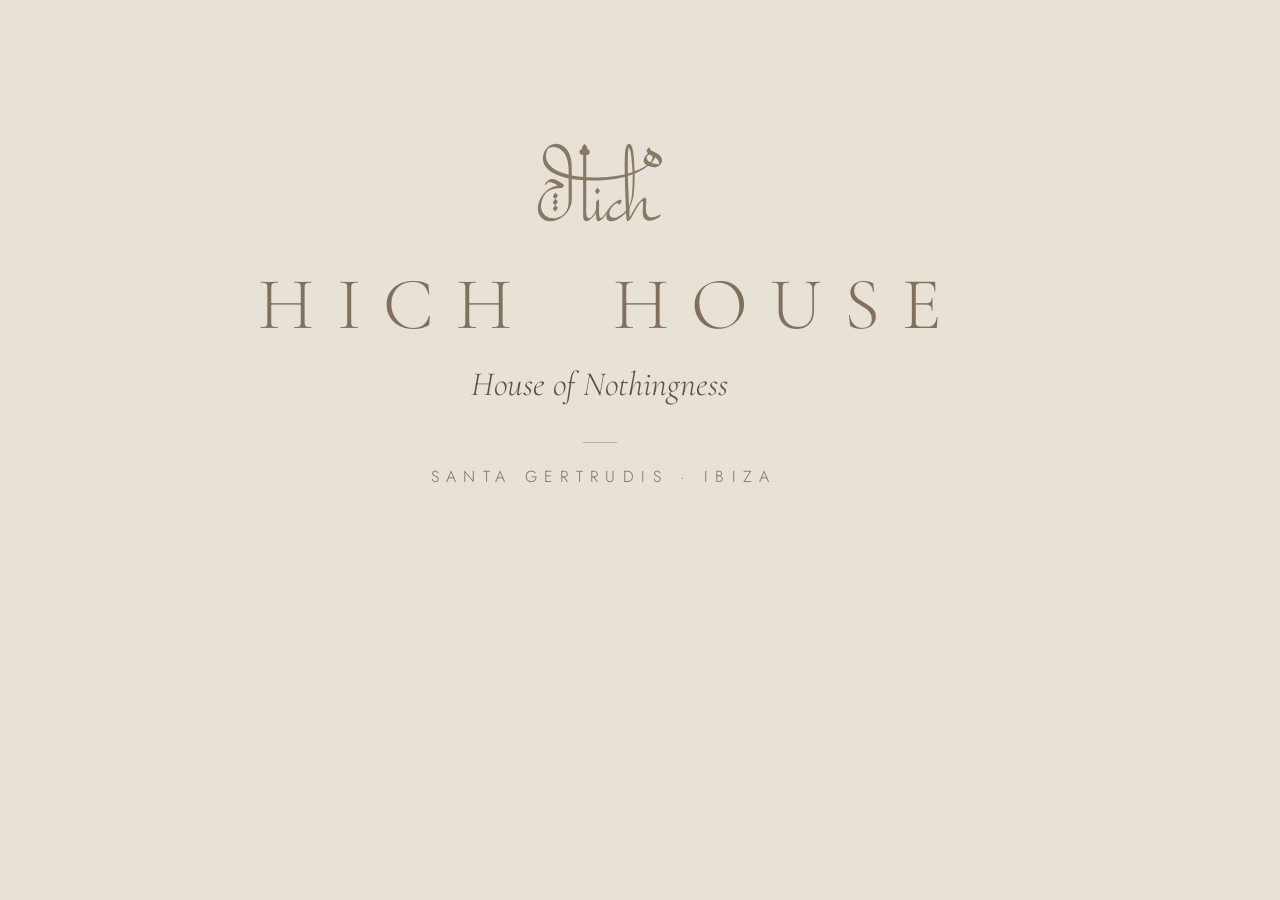
<file: assets/og-brand.html>
<!DOCTYPE html>
<html lang="en">
<head>
<meta charset="UTF-8">
<meta name="viewport" content="width=1200, initial-scale=1">
<title>HICH House — og:image</title>
<link rel="preconnect" href="https://fonts.googleapis.com">
<link rel="preconnect" href="https://fonts.gstatic.com" crossorigin>
<link href="https://fonts.googleapis.com/css2?family=Cormorant+Garamond:ital,wght@0,300;0,400;1,300;1,400&family=Jost:wght@300;400&display=swap" rel="stylesheet">
<style>
  *{margin:0;padding:0;box-sizing:border-box}
  :root{
    --plaster:#E8E2D7;
    --taupe:#80705D;
    --ink:#2E2A24;
    --hair:rgba(46,42,36,.26);
    --disp:'Cormorant Garamond',serif;
    --micro:'Jost',sans-serif;
  }
  html,body{width:1200px;height:630px}
  body{
    background:var(--plaster);
    font-family:var(--micro);
    -webkit-font-smoothing:antialiased;
    display:flex;align-items:center;justify-content:center;
    overflow:hidden;
  }
  body::after{content:"";position:absolute;inset:0;pointer-events:none;opacity:.04;
    background-image:url("data:image/svg+xml,%3Csvg xmlns='http://www.w3.org/2000/svg' width='160' height='160'%3E%3Cfilter id='n'%3E%3CfeTurbulence type='fractalNoise' baseFrequency='0.9' numOctaves='2' stitchTiles='stitch'/%3E%3C/filter%3E%3Crect width='100%25' height='100%25' filter='url(%23n)'/%3E%3C/svg%3E")}
  .card{position:relative;z-index:1;text-align:center;display:flex;flex-direction:column;align-items:center}
  .mark{width:128px;height:auto;margin-bottom:46px;opacity:.92}
  .mark svg{display:block;width:100%;height:auto}
  .wordmark{font-family:var(--disp);font-weight:300;font-size:74px;line-height:1;letter-spacing:.30em;color:var(--taupe);text-indent:.30em}
  .slogan{font-family:var(--disp);font-style:italic;font-weight:300;font-size:34px;line-height:1;color:var(--ink);opacity:.78;margin-top:26px}
  .rule{width:34px;height:1px;background:var(--hair);margin:40px auto 22px}
  .sub{font-family:var(--micro);font-weight:300;font-size:16px;letter-spacing:.46em;text-transform:uppercase;color:var(--taupe);text-indent:.46em}
</style>
</head>
<body>
  <div class="card">
    <div class="mark">
      <svg xmlns="http://www.w3.org/2000/svg" viewBox="1042 363 528 334" fill="#80705D">
        <path d="M1289.09,639.77c-.29,11.22-9.78,23.81-17.51,31.21-2.82,2.7-7.07,6.04-11.65,5.77-6.08-.36-8.54-7-9.55-12.1-2.91-14.62-1.04-31.4-1.04-46.17v-180.5c0-17.01,0-34.01,0-51.02,0-2.92-5.93,1.74-6.47,2.2-2.22,1.86-6.42,5.57-6.42,8.85,0,48.05,0,96.11,0,144.16,0,30.44,0,60.87,0,91.31,0,8.41,0,16.82,0,25.23,0,8.56-.55,18.32,4.14,25.81,9.01,14.39,29.15-4.54,36.09-11.69,6.94-7.15,13.08-15.17,18.03-23.81,3.48-6.07,7.1-13.14,7.29-20.29.08-2.92-5.97,1.78-6.47,2.2-2.28,1.91-6.34,5.53-6.42,8.85h0Z"></path>
        <path d="M1498.67,398c-1.48,13.47,15.83,16.97,25.1,21.56,7.49,3.71,14.43,8.55,19.4,15.37,2.94,4.02,5.81,8.91,6.03,14,.07,1.59-.54,3.11-.51,4.63-.21.55-.41,1.1-.62,1.65.67-.6,1.34-1.21,2.01-1.81.08,1.69-7.86,1.2-8.92,1.07-4.46-.55-13.63,12.58-11.05,12.9,12.77,1.57,25.39-9.38,30.19-20.59,4.91-11.45-2.27-23.34-10.81-30.95-7.32-6.53-16.36-10-25.16-13.99-6.58-2.99-13.68-6.56-12.77-14.87.32-2.89-6.08,1.86-6.47,2.2-2.47,2.07-6.04,5.4-6.42,8.85h0Z"></path>
        <path d="M1352.04,626.2c-7.7,8.58-14.11,18.36-20.88,27.74-3.49,4.84-7.04,9.64-10.83,14.23-1.58,1.91-3.03,3.61-4.78,5.37-.63.63-2.29,2.15-2.86,2.47-13.87,7.84-10.55-36.55-10.55-43.74,0-10.5,0-20.99,0-31.49,0-2.92-5.65,1.74-6.16,2.2-2.11,1.86-6.11,5.57-6.11,8.85,0,20.08-1.11,40.51.19,60.55.56,8.62,2.84,20.81,13.49,16.49,11.26-4.56,20.34-16.86,27.66-26.38,4.99-6.49,9.75-13.18,14.51-19.85,1.95-2.74,3.9-5.49,5.9-8.18.69-.93,1.38-1.84,2.23-2.91.41-.51,2.82-3.35,1.49-1.87.97-1.08,5.95-6.16,4.25-7.95-1.63-1.71-6.83,3.66-7.56,4.47h0Z"></path>
        <path d="M1420.46,689.69c8.96-1.73,15.85-15.92,19.85-23.34,6.82-12.63,13.11-25.6,20.86-37.66,3.89-6.06,8.02-12.06,12.97-17.23,1.12-1.17,2.27-2.28,3.49-3.34s-.85.58.64-.51c.43-.31.86-.62,1.27-.74.63-.18,1.58-.39,2.64.92,1.04,1.28,1.16,3.16,1.35,4.89.68,6.43-.09,13.09-.44,19.51-.8,14.35-2.4,31.76,5.04,44.66,12.38,21.45,43.43,6.41,59.04-1.49,3.33-1.68,7.26-5.64,8.78-9.19,1.27-2.97.62-4.13-2.46-2.57-14.05,7.11-40.01,19.26-51.93,1.87-8.05-11.74-6.4-29.36-5.67-42.95.3-5.58,4.3-27.03-3.56-29.16-5.65-1.53-13.25,6.35-16.85,9.72-11.64,10.88-20.89,24.16-29.08,37.98-7.46,12.57-13.53,26-21.04,38.52.11-.19-1.05,1.32-1.18,1.73.17-.52,5.54-3.7,5.79-4.81-.01.07-.83-1.06-1.22-2.04-2.28-5.68-1.45-33.16-1.47-39.12,0-3.05-5.93,1.82-6.47,2.3-2.21,1.94-6.43,5.83-6.42,9.26,0,0-1.84,44.33,6.1,42.79Z"></path>
        <path d="M1427.67,370.53c-6.57.34-12.81,9.11-14.85,14.82s-2.47,11.63-3.03,17.38c-1.98,20.64-1.89,57.03-1.8,77.74.22,49.17,2.18,98.34,4.54,147.45.56,11.68,1.14,23.37,1.81,35.04.17,2.9,5.85-1.67,6.47-2.2,2.09-1.75,6.61-5.68,6.42-8.85-1.62-28.28-2.89-56.59-3.98-84.9-1.79-46.53-3.61-108.8-1.82-155.37.33-8.69.76-17.43,1.93-26.06.37-2.76.73-5.3,1.51-7.91.3-1.01.6-2.39.72-2.17.29.54-.46.42-.05.14.44-.3-.86,1.27-1.09,1.53-1.67,1.83-5.78,6.14-7.85,6.25,3.38-.18,6.83-4.03,8.85-6.42.49-.58,4.94-6.62,2.2-6.47h0Z"></path>
        <path d="M1447.76,462.21c-1.07-18.05-2.77-52.29-7.08-69.16-2.64-10.32-7.09-22.31-14.88-22.55-2.06-.06-4.38,4.24-5.57,6.52-.35.68-3.13,6.52-1.38,6.57,5.62.17,9.41,7.55,11.93,14.92,3.92,11.48,5.74,40.44,7.11,53.24,3.45,32.37,3.61,65.95,2.04,98.62-.69,14.35-1.71,28.81-3.77,42.83-2.21,15.04-6.36,27.37-12.17,39.84-.06.13-.12.25-.18.38.73,1.36.77,3.84,1.55,5.11-1.64,1.32-2.46,1.32-4.1,2.64.73.59,1.3,1.18,1.85,1.77,4.95-8.85,9.34-18.53,13.12-28.65,4.87-13.07,7.49-26.18,9.18-41.11,4.11-36.24,4.53-74.36,2.36-110.97Z"></path>
        <path d="M1425,639.11c-1.25-1.41-1.31-4.17-2.47-5.69-10.4,15.53-24,29.12-40.05,36.6-9.18,4.28-23.17,8.88-32.07,1.3-11.86-10.1-2.24-31.85,5.56-41.18,4.86-5.81,11.12-10.97,17.81-13.69,2.98-1.21,9.5-2.81,8.02,3.3-.98,4.05,3.33,1.15,4.61.17,2.84-2.19,6.91-6.34,7.87-10.31,4.33-17.9-19.67-3.17-24.5.42-15.87,11.77-32.49,30.53-36.63,52.22-2.66,13.95,1.83,25.62,15.19,27.27,15.7,1.93,32.04-7.81,44.6-17.32,10.48-7.94,20-17.52,28.49-28.17-.88-.66-1.78-1.32-2.95-1.98,2.6-1.47,3.9-1.47,6.5-2.94Z"></path>
        <path d="M1083.24,421.36c.07-9.04,1.4-18.42,5.84-26.44.78-1.4,1.62-2.72,2.61-3.99-.43.55,1.61-1.51.91-.93,1.46-1.2,4.4-3.06,7.28-4.18,14.69-5.7,31.4-1.22,43.72,7.79,30.94,22.6,33.09,62.34,33.09,97.33,0,37.66,0,69.32,0,106.98,0,16-.19,31.5-7.65,46.27-12.44,24.65-43.95,38.51-70.8,31.44-16.15-4.26-29.53-17.63-33.78-33.78-4.04-15.33-.63-32.93,5.29-47.31,12.69-30.78,43.07-41.23,75.6-41.54,3.32-.03,6.9-4.12,8.85-6.42.53-.63,4.96-6.5,2.2-6.47-33.5.32-63.71,11.67-84.11,37.76-18.12,23.18-31.67,60.92-15.15,88.4,17.94,29.82,56.99,28.15,83.93,12.51,27.94-16.23,48.19-45.92,48.51-78.69.36-36.74,0-67.5,0-104.25,0-38.58,2.59-83.48-29.43-111.33-13.39-11.65-32.01-17.43-49.29-11.87-18.92,6.09-34.25,24.26-38.68,43.38-1.25,5.39-1.8,10.86-1.85,16.39-.02,2.92,5.95-1.75,6.47-2.2,2.24-1.88,6.4-5.56,6.42-8.85h0Z"></path>
        <path d="M1541.17,454.46c-11.82-2.12-24.93-4.84-34.72-12.22-3.72-2.8-7.02-6.53-7.65-11.3-.77-5.82,2.63-13.91,8.66-15.57,11.51-3.16,16.93,8.82,14.52,16.96-1.2,4.07-2.9,6.72-4.82,9.4-2.19,3.05-5.37,6.39-8.66,9.23-11.05,9.55-25.26,17.89-39.28,24.41-46.85,21.78-99.53,30.29-150.76,32.87-34.4,1.73-69.17,1.03-103.35-3.3-25.24-3.2-50.69-8.4-74.19-18.39-26.85-11.41-57.46-32.77-57.68-65.18-.02-2.91-5.92,1.74-6.47,2.2-2.2,1.85-6.45,5.58-6.42,8.85.21,31.56,28.35,53.13,54.56,64.97,24.91,11.26,52.16,17.02,79.16,20.44,37.35,4.73,75.43,5.24,112.97,2.74,54.05-3.6,110.01-14.06,158.09-40.12,15.22-8.25,29.82-18.3,41.85-30.82,7.87-8.19,16.6-18.5,18.37-30.16.51-3.34.26-6.75-1.35-9.79-5-9.43-16.39-8.5-24.25-3.56-10.56,6.64-25.56,22.02-23.84,35.88,1.45,11.72,14.63,17.26,24.39,20.52,6.47,2.16,13.12,3.65,19.83,4.85,4.3.77,13.84-12.4,11.05-12.9h0Z"></path>
        <path d="M1112,614.45c3.19,3.19,6.38,6.38,9.57,9.57.94.94,5.87-6.67,6.29-7.36,1.18-1.92,2.35-3.88,3.23-5.96.25-.6,1.21-2.34.62-2.92-3.19-3.19-6.38-6.38-9.57-9.57-.94-.94-5.87,6.67-6.29,7.36-1.18,1.92-2.35,3.88-3.23,5.96-.25.6-1.21,2.34-.62,2.92h0Z"></path>
        <path d="M1112,639.72c3.19,3.19,6.38,6.38,9.57,9.57.94.94,5.87-6.67,6.29-7.36,1.18-1.92,2.35-3.88,3.23-5.96.25-.6,1.21-2.34.62-2.92-3.19-3.19-6.38-6.38-9.57-9.57-.94-.94-5.87,6.67-6.29,7.36-1.18,1.92-2.35,3.88-3.23,5.96-.25.6-1.21,2.34-.62,2.92h0Z"></path>
        <path d="M1112.15,588.48c3.19,3.19,6.38,6.38,9.57,9.57.94.94,5.87-6.67,6.29-7.36,1.18-1.92,2.35-3.88,3.23-5.96.25-.6,1.21-2.34.62-2.92-3.19-3.19-6.38-6.38-9.57-9.57-.94-.94-5.87,6.67-6.29,7.36-1.18,1.92-2.35,3.88-3.23,5.96-.25.6-1.21,2.34-.62,2.92h0Z"></path>
        <path d="M1285.61,568.51c3.19,3.19,6.38,6.38,9.57,9.57.94.94,5.87-6.67,6.29-7.36,1.18-1.92,2.35-3.88,3.23-5.96.25-.6,1.21-2.34.62-2.92-3.19-3.19-6.38-6.38-9.57-9.57-.94-.94-5.87,6.67-6.29,7.36-1.18,1.92-2.35,3.88-3.23,5.96-.25.6-1.21,2.34-.62,2.92h0Z"></path>
        <path d="M1157.09,540.34c-9.22-8.4-20.16-15.94-31.73-20.63-7.36-2.98-15.41-4.99-23.29-2.93-10.19,2.66-18.35,11.47-23.58,20.2-1.8,3-.12,3.52,2.46,2.46,3.5-1.44,6.88-5.62,8.78-8.78,1.35-2.25-.57-.02-.35-.02,1.12.01,3.05-1.24,4.27-1.48,3.11-.61,6.42-.39,9.53.13,7.06,1.18,13.69,4.3,19.86,7.82,7.69,4.4,15.09,9.68,21.65,15.65,2.76,2.51,14.93-10.13,12.42-12.42h0Z"></path>
        <circle cx="1232.95" cy="404.56" r="11.55"></circle>
        <circle cx="1251.9" cy="404.56" r="11.55"></circle>
        <path d="M1242.23,370.5s-11.35,12.88-11.11,19.25c.24,6.37,5.6,11.35,11.97,11.11,6.37-.24,11.35-5.6,11.11-11.97-.24-6.37-11.97-18.39-11.97-18.39Z"></path>
      </svg>
    </div>
    <div class="wordmark">HICH&nbsp;&nbsp;HOUSE</div>
    <div class="slogan">House of Nothingness</div>
    <div class="rule"></div>
    <div class="sub">Santa Gertrudis · Ibiza</div>
  </div>
</body>
</html>
</file>
<file: showroom.css>
/* ============================================================
   HICH HOUSE — Location Showroom
   Theme-driven: every moodboard direction sets the variables
   below via themes.js. Defaults = 02 · Amonre (client default).
   ============================================================ */

:root{
  --bg:#EFE9DD;
  --panel:#F4EFE5;
  --panel2:#FAF6EE;
  --ink:#3A332A;
  --accent:#B59A6E;
  --accent2:#CDB892;
  --hl:#8A7350;
  --hl-inv:#CDB892;
  --hl2:#8F8266;
  --paper:#F4EFE5;
  --deep:#3A332A;
  --hl-ink:color-mix(in srgb, var(--hl) 72%, var(--ink)); /* highlight, guaranteed toward ink for contrast */
  --muted:#9b8f78;
  --ph:#d8cdb8;
  --filter:none;
  --disp:'Cormorant Garamond',serif;
  --body-font:'Jost',sans-serif;
  --dispw:400;
  --htrack:.01em;
  /* tracking scale — three voices only (consolidated from 20+ ad-hoc values) */
  --track-caps:.18em;      /* body micro-caps: nav, buttons, captions, labels, meta */
  --track-eyebrow:.26em;   /* section eyebrows + standout labels */
  --track-feature:.34em;   /* hero feature lines + nav sub — wide tracking, used sparingly */
  --hcase:none;
  --sans:'Jost',sans-serif;
  /* derived */
  --soft:color-mix(in srgb, var(--ink) 88%, var(--bg));
  --line:color-mix(in srgb, var(--ink) 18%, transparent);
  --muted-strong:color-mix(in srgb, var(--ink) 52%, var(--muted));
  --accent-ink:color-mix(in srgb, var(--accent) 33%, var(--ink));
  /* soft secondary wash — a pale breath of accent2 for the one coloured section beat
     (Jardin Calcaire → zartes Rosa, Argilla → Sand, Sale & Cobalto → blasses Stahlblau …) */
  --tint:color-mix(in srgb, var(--accent2) 26%, var(--panel2));
  --maxw:1280px;
  --pad-x:clamp(20px,5vw,72px);
  --reveal-dur:1.1s;
  --reveal-y:34px;
  /* canonical type scale — base 1.0625rem (17px), ratio √2 (1.4142)
     steps: 12 · 14.3 · 17 · 20.2 · 24 · 34 · 48 · 68 · 96 px */
  --type-base:1.0625rem;
  --lh-display:1.08;                               /* canonical display-heading line-height */
  --gap-label:16px;                                /* white space between eyebrow-label and its content */
  --t--1:0.71875rem;                               /* 11.5 labels (fixed per spec) */
  --t-h-1:calc(var(--type-base) / 1.1892);         /* 14.3 meta */
  --t-0:var(--type-base);                          /* 17   body */
  --t-h1:calc(var(--type-base) * 1.1892);          /* 20.2 lede- */
  --t-1:calc(var(--type-base) * 1.4142);           /* 24   lede/quote */
  --t-2:calc(var(--type-base) * 2);                /* 34   h3 */
  --t-3:calc(var(--type-base) * 2 * 1.4142);       /* 48   titles */
  --t-4:calc(var(--type-base) * 4);                /* 68   display h2 */
  --t-5:calc(var(--type-base) * 4 * 1.4142);       /* 96   numerals */
}
/* mobile: display steps drop one scale step; body, labels & captions are bumped up for legibility */
@media(max-width:720px){
  :root{
    --type-base:1.125rem;  /* 18px source — lifts body AND every calc-derived step (ledes, .av, etc.) on mobile */
    --t-5:calc(var(--type-base) * 4);
    --t-4:calc(var(--type-base) * 2 * 1.4142);
    --t-3:calc(var(--type-base) * 2);
    --t-2:calc(var(--type-base) * 1.4142);
    --t--1:0.8125rem;   /* 13px — eyebrows, photo captions, annotations (fixed) */
    --t-h-1:0.9375rem;  /* 15px — meta & list rows (fixed) */
  }
  /* restrained weight nudge so body copy reads a hair stronger on small screens */
  body p{font-weight:450}
}

*{box-sizing:border-box;margin:0;padding:0}
/* reserve the scrollbar space so opening the photo lightbox can't shift the page sideways */
html{scrollbar-gutter:stable}
body{background:var(--bg);color:var(--ink);font-family:var(--body-font);line-height:1.6;-webkit-font-smoothing:antialiased;font-optical-sizing:auto;
  transition:background .5s ease,color .5s ease}
body::after{content:"";position:fixed;inset:0;pointer-events:none;z-index:9990;opacity:.045;
  background-image:url("data:image/svg+xml,%3Csvg xmlns='http://www.w3.org/2000/svg' width='160' height='160'%3E%3Cfilter id='n'%3E%3CfeTurbulence type='fractalNoise' baseFrequency='0.9' numOctaves='2' stitchTiles='stitch'/%3E%3C/filter%3E%3Crect width='100%25' height='100%25' filter='url(%23n)'/%3E%3C/svg%3E")}

::selection{background:color-mix(in srgb, var(--accent) 30%, var(--bg));color:var(--ink)}

.wrap{max-width:var(--maxw);margin:0 auto;padding-left:var(--pad-x);padding-right:var(--pad-x)}

/* ---------- recolourable wordmark (mask) ----------
   Brief: auf DUNKLEM Grund die auslaufende Version, auf HELLEM die vollflächige.
   --logo-voll zeigt vorerst auf dieselbe Datei — sobald assets/hich-logo-voll.svg
   hochgeladen ist, hier nur den einen Pfad ändern. */
:root{--logo-fade:url("assets/hich-logo.svg");--logo-voll:url("assets/hich-logo.svg")}
.wordmark{display:inline-block;background:currentColor;
  -webkit-mask:var(--logo-fade) no-repeat center/contain;
  mask:var(--logo-fade) no-repeat center/contain}
/* helle Gründe → vollflächig */
nav.bar.solid .nav-logo,
body:not(.dark-mood) .panel .wordmark{
  -webkit-mask:var(--logo-voll) no-repeat center/contain;
  mask:var(--logo-voll) no-repeat center/contain}

/* ---------- a11y ---------- */
.sr-only{position:absolute;width:1px;height:1px;padding:0;margin:-1px;overflow:hidden;clip:rect(0 0 0 0);white-space:nowrap;border:0}
.skip-link{position:fixed;top:-60px;left:16px;z-index:9999;background:var(--ink);color:var(--bg);padding:14px 20px;
  font-family:var(--sans);font-size:var(--t--1);letter-spacing:var(--track-caps);text-transform:uppercase;text-decoration:none;border-radius:0 0 4px 4px;transition:top .2s}
.skip-link:focus{top:0}
:focus-visible{outline:2px solid var(--accent);outline-offset:3px}
.moods-list button:focus-visible,.nav-moods:focus-visible,.mo-close:focus-visible{outline-offset:-2px}

/* ---------- shared editorial atoms ---------- */
.eyebrow{font-family:var(--sans);font-weight:400;font-size:var(--t--1);letter-spacing:var(--track-eyebrow);text-transform:uppercase;color:var(--muted-strong)}
.eyebrow.acc{color:var(--hl)}
.chapter-no{font-family:var(--disp);font-style:italic;font-weight:var(--dispw);font-size:clamp(var(--t-2),3.4vw,var(--t-3));color:var(--accent);opacity:.5;line-height:.75;letter-spacing:0;flex:none}
.rule{height:1px;background:var(--line)}
h1,h2,h3{font-feature-settings:"liga" 1,"kern" 1;text-wrap:balance;line-height:var(--lh-display)}
[id]{scroll-margin-top:84px}

/* spicier accent rhythm */
.room:nth-of-type(even) .room-head .rn{color:var(--accent2);opacity:.85}
.room:nth-of-type(even) .room-ctrl button:hover{background:var(--ink);border-color:var(--ink)}
.strip .slide figcaption span:last-child{color:#fff;opacity:.82}
/* courtyard sits on the --tint ground; accent-on-tint clashes in some moods → use the safe label tone */
#garden .g-pair .gp-copy .eyebrow.acc{color:var(--muted-strong)}
.mapline .compass span{color:color-mix(in srgb, var(--accent2) 40%, var(--muted-strong))}
.arr-facts div{border-top:2px solid transparent}
#arrival .arr-facts div{border-top:2px solid var(--line)}
#arrival .arr-facts div:first-child{border-top-color:var(--accent)}

/* ---------- progress hairline ---------- */
.progress{position:fixed;top:0;left:0;height:2px;width:0;background:var(--accent);z-index:9980;transition:width .1s linear}

/* ---------- nav ---------- */
nav.bar{position:fixed;top:0;left:0;right:0;z-index:900;display:flex;align-items:center;gap:22px;
  padding:0 clamp(16px,3vw,40px);height:64px;color:var(--paper);transition:background .45s ease,color .45s ease,box-shadow .45s ease}
nav.bar .nav-logo{height:30px;width:64px;flex:none}
nav.bar:not(.solid){text-shadow:0 1px 12px rgba(15,18,12,.6)}
nav.bar .nav-sub{font-family:var(--sans);font-size:var(--t--1);letter-spacing:var(--track-feature);text-transform:uppercase;opacity:.92;white-space:nowrap}
nav.bar ul{display:flex;gap:6px;list-style:none;margin-left:auto}
nav.bar ul a{font-family:var(--sans);font-size:var(--t--1);letter-spacing:var(--track-caps);text-transform:uppercase;text-decoration:none;color:inherit;opacity:.88;padding:8px 10px;transition:opacity .2s;position:relative;white-space:nowrap}
nav.bar ul a::after{content:"";position:absolute;left:10px;right:10px;bottom:4px;height:1px;background:currentColor;transform:scaleX(0);transform-origin:left;transition:transform .3s ease}
nav.bar ul a:hover::after,nav.bar ul a:focus-visible::after{transform:scaleX(1)}
nav.bar ul a:hover{opacity:1}
.nav-moods{background:none;border:1px solid color-mix(in srgb, currentColor 45%, transparent);border-radius:24px;cursor:pointer;color:inherit;
  font-family:var(--sans);font-size:var(--t--1);letter-spacing:var(--track-caps);text-transform:uppercase;padding:9px 16px;white-space:nowrap;transition:background .25s,border-color .25s,color .25s}
.nav-moods:hover{background:var(--ink);border-color:var(--ink);color:var(--bg)}
nav.bar .nav-cta{font-family:var(--sans);font-size:var(--t--1);letter-spacing:var(--track-caps);text-transform:uppercase;text-decoration:none;color:var(--bg);
  background:var(--ink);border:1px solid var(--ink);border-radius:24px;padding:9px 18px;white-space:nowrap;transition:background .25s,color .25s,border-color .25s;text-shadow:none}
nav.bar .nav-cta:hover{background:color-mix(in srgb, var(--ink) 82%, var(--bg));border-color:color-mix(in srgb, var(--ink) 82%, var(--bg));color:var(--bg)}
nav.bar.solid{background:color-mix(in srgb, var(--bg) 92%, transparent);color:var(--ink);backdrop-filter:blur(12px);box-shadow:0 1px 0 var(--line)}
@media(max-width:1240px){nav.bar .nav-sub{display:none}}
@media(max-width:960px){nav.bar ul{display:none}}

/* ---------- photo atom ---------- */
.ph{background-color:var(--ph);background-size:cover;background-position:center;background-repeat:no-repeat;position:relative;overflow:hidden}
.ph::before{content:"";position:absolute;inset:0;background-image:var(--img);background-size:cover;background-position:center;
  transform:scale(1.001);transition:transform 0s}
.ph.dim::before{filter:var(--filter)}
.ph[data-cap]::after{content:attr(data-cap);position:absolute;left:0;right:0;bottom:0;z-index:2;font-family:var(--sans);font-size:var(--t--1);
  letter-spacing:var(--track-caps);text-transform:uppercase;color:#fff;padding:40px 18px 14px;text-shadow:0 1px 4px rgba(20,24,18,.75);
  background:linear-gradient(transparent,rgba(20,24,18,.58))}

/* Ken Burns (cinematic only) */
body[data-motion="cinematic"] .kb.ph::before{transform:scale(1.08);transition:transform 9s cubic-bezier(.2,.5,.3,1)}
body[data-motion="cinematic"] .kb.ph.in::before{transform:scale(1.001)}

/* ---------- reveals ---------- */
.rv{opacity:0;transform:translateY(var(--reveal-y))}
.rv.in{opacity:1;transform:none;transition:opacity var(--reveal-dur) cubic-bezier(.2,.6,.2,1),transform var(--reveal-dur) cubic-bezier(.2,.6,.2,1),filter var(--reveal-dur) cubic-bezier(.2,.6,.2,1),clip-path 1.3s cubic-bezier(.2,.6,.2,1)}
.rv.d1.in{transition-delay:.12s}
.rv.d2.in{transition-delay:.24s}
.rv.d3.in{transition-delay:.36s}
/* cinematic: images get clip-unveil + gentle scale-settle; no blur anywhere */
body[data-motion="cinematic"] .ph.rv{clip-path:inset(0 0 16% 0);transform:translateY(var(--reveal-y)) scale(1.03)}
body[data-motion="cinematic"] .ph.rv.in{clip-path:inset(0 0 0 0);transform:none}
body[data-motion="cinematic"] .strip.rv .slide{opacity:0;transform:translateX(26px)}
body[data-motion="cinematic"] .strip.rv.in .slide{opacity:1;transform:none;transition:opacity .9s cubic-bezier(.2,.6,.2,1),transform .9s cubic-bezier(.2,.6,.2,1)}
body[data-motion="cinematic"] .strip.rv.in .slide:nth-child(2){transition-delay:.1s}
body[data-motion="cinematic"] .strip.rv.in .slide:nth-child(3){transition-delay:.2s}
body[data-motion="cinematic"] .strip.rv.in .slide:nth-child(4){transition-delay:.3s}
body[data-motion="cinematic"] .strip.rv.in .slide:nth-child(5){transition-delay:.4s}
body[data-motion="cinematic"] .ch-head.rv .chapter-no{opacity:0;transform:translateX(16px)}
/* reduced-motion fallback hält dieselbe Ziel-Opacity */
body[data-motion="cinematic"] .ch-head.rv.in .chapter-no{opacity:.5;transform:none;transition:opacity 1s .3s cubic-bezier(.2,.6,.2,1),transform 1s .3s cubic-bezier(.2,.6,.2,1)}
/* hairline draws under the italic once revealed */
.interlude .big em{background-image:linear-gradient(currentColor,currentColor);background-repeat:no-repeat;background-size:0% 1px;background-position:0 94%}
body[data-motion="cinematic"] .interlude .big.rv.in em{background-size:100% 1px;transition:background-size 1.4s .7s cubic-bezier(.2,.6,.2,1)}
body:not([data-motion="cinematic"]) .interlude .big em{background-size:100% 1px}
body[data-motion="still"] .rv{opacity:1;transform:none;transition:none;filter:none;clip-path:none}
@media (prefers-reduced-motion: reduce){
  .rv{opacity:1 !important;transform:none !important;transition:none !important;filter:none !important;clip-path:none !important}
  body[data-motion="cinematic"] .strip.rv .slide{opacity:1;transform:none}
  body[data-motion="cinematic"] .ch-head.rv .chapter-no{opacity:.5;transform:none}
  body[data-motion="cinematic"] .kb.ph::before{transform:none;transition:none}
  body[data-motion="cinematic"] .hero .h-scroll i{animation:none}
  html{scroll-behavior:auto}
}
@media print{
  .rv{opacity:1 !important;transform:none !important;transition:none !important}
  nav.bar,.progress,.h-scroll,.moods-overlay{display:none}
}

/* ============================================================ HERO */
header.hero{position:relative;height:100svh;min-height:560px;color:var(--paper);overflow:hidden}
.hero .hero-img{position:absolute;inset:0}
.hero .hero-img .ph{position:absolute;inset:-6% 0;height:auto}
/* mood-tinted veil for hero legibility — an even wash in the mood's deep tone + gentle top/bottom
   gradient. Subtle/exclusive, but enough that the white wordmark & lines read on bright photos. */
.hero .scrim{position:absolute;inset:0;background:
  linear-gradient(color-mix(in srgb, var(--deep) 52%, transparent), color-mix(in srgb, var(--deep) 45%, transparent) 50%, color-mix(in srgb, var(--deep) 56%, transparent)),
  color-mix(in srgb, var(--deep) 18%, transparent)}
.hero .hero-frame{position:absolute;inset:0;display:flex;flex-direction:column;justify-content:space-between;padding:92px clamp(20px,5vw,64px) clamp(26px,4vh,48px)}
.hero .h-top{display:flex;justify-content:space-between;gap:12px;font-family:var(--sans);font-size:var(--t--1);letter-spacing:var(--track-feature);text-transform:uppercase;opacity:.85}
.hero .h-center{text-align:center;margin:auto 0}
.hero .hero-logo{height:clamp(96px,17vw,200px);width:clamp(200px,34vw,400px)}
.hero .h-tagline{font-family:var(--sans);font-size:var(--t--1);letter-spacing:var(--track-feature);text-transform:uppercase;opacity:.88;margin-top:10px}
.hero .h-line{font-family:var(--disp);font-style:italic;font-weight:300;font-size:clamp(var(--t-h1),2.6vw,var(--t-1));margin-top:30px;letter-spacing:.01em;padding:0 10px}
.hero .h-bot{display:flex;justify-content:space-between;gap:10px;align-items:flex-end;font-family:var(--sans);font-size:var(--t--1);letter-spacing:var(--track-feature);text-transform:uppercase;opacity:.82;flex-wrap:wrap}
.hero .h-scroll{display:flex;flex-direction:column;align-items:center;gap:12px;position:absolute;left:50%;transform:translateX(-50%);bottom:clamp(22px,4vh,44px)}
.hero .h-scroll span{font-family:var(--sans);font-size:var(--t--1);letter-spacing:var(--track-feature);text-transform:uppercase;opacity:.8}
.hero .h-scroll i{display:block;width:1px;height:44px;background:color-mix(in srgb, currentColor 72%, transparent)}
body[data-motion="cinematic"] .hero .h-scroll i{animation:drip 2.6s ease-in-out infinite}
@keyframes drip{0%{transform:scaleY(0);transform-origin:top}45%{transform:scaleY(1);transform-origin:top}55%{transform:scaleY(1);transform-origin:bottom}100%{transform:scaleY(0);transform-origin:bottom}}

/* ============================================================
   SECTION RHYTHM — contrast · repetition · variety per mood
   ============================================================ */
/* fixed paper layer: hosts may force body background transparent */
body::before{content:"";position:fixed;inset:0;z-index:-1;background:var(--bg);transition:background .5s ease}

/* ============================================================ THE NAME — interlude (separator page: ink ground, paper voice) */
.interlude{padding:clamp(84px,13vh,160px) var(--pad-x);text-align:center;border-bottom:1px solid var(--line);background:var(--ink);color:var(--bg)}
.interlude .big{font-family:var(--disp);font-weight:var(--dispw);font-size:clamp(var(--t-2),4.2vw,var(--t-4));line-height:1.2;max-width:24ch;margin:26px auto 0;letter-spacing:var(--htrack);text-wrap:balance}
.interlude .big em{font-style:italic;color:var(--hl-inv, var(--accent))}
.interlude .small{margin-top:24px;font-family:var(--sans);font-size:var(--t--1);letter-spacing:var(--track-eyebrow);text-transform:uppercase;color:color-mix(in srgb, var(--bg) 78%, var(--ink))}

/* eyebrow on the ink ground */
.interlude .eyebrow.acc{color:var(--hl-inv, var(--accent))}

/* ============================================================ INDEX STRIP */
.chapters{border-bottom:1px solid var(--line);background:var(--panel2)}
.chapters .wrap{display:grid;grid-template-columns:repeat(6,1fr);gap:0}
.chapters a{position:relative;display:flex;flex-direction:column;gap:10px;padding:26px 18px 30px;border-left:1px solid var(--line);text-decoration:none;color:var(--ink);transition:background .25s;overflow:hidden}
.chapters a:last-child{border-right:1px solid var(--line)}
.chapters a:hover{background:var(--panel)}
.chapters a::after{content:"↘";position:absolute;top:24px;right:16px;font-family:var(--sans);font-size:var(--t--1);color:var(--hl);opacity:0;transform:translate(-7px,-5px);transition:opacity .25s,transform .25s}
.chapters a:hover::after{opacity:1;transform:none}
.chapters a::before{content:"";position:absolute;left:0;bottom:0;height:2px;width:100%;background:var(--ink);transform:scaleX(0);transform-origin:left;transition:transform .35s ease}
.chapters a:hover::before,.chapters a:focus-visible::before{transform:scaleX(1)}
.chapters .cn{font-family:var(--disp);font-style:italic;font-weight:300;font-size:var(--t-h-1);color:var(--hl)}
.chapters .ct{font-family:var(--disp);font-weight:var(--dispw);font-size:var(--t-h1);line-height:1.1;letter-spacing:var(--htrack);text-transform:var(--hcase)}
@media(max-width:900px){.chapters .wrap{grid-template-columns:repeat(3,1fr);padding:0}.chapters a:nth-child(3n){border-right:1px solid var(--line)}.chapters .ct{font-size:var(--t-0)}}

/* ============================================================ SECTION SHELL */
section.chapter{padding:clamp(72px,12vh,150px) 0}
.ch-head{display:flex;flex-direction:column;gap:clamp(var(--gap-label),2.4vh,22px);border-top:1px solid var(--line);padding-top:clamp(20px,3vh,30px);margin-bottom:clamp(32px,5vh,64px)}
.ch-head .ch-row{display:flex;align-items:baseline;justify-content:space-between;gap:24px}
.ch-head .ch-row h2{order:1}
.ch-head .ch-row .chapter-no{order:2}
.ch-head h2{font-family:var(--disp);font-weight:var(--dispw);font-size:clamp(var(--t-3),5.4vw,var(--t-4));line-height:1.04;letter-spacing:var(--htrack);text-transform:var(--hcase)}
.ch-head h2 em{font-style:italic;color:var(--hl)}
@media(max-width:720px){.ch-head{gap:12px}.ch-head .ch-row{gap:12px}}

/* ============================================================ ARRIVAL */
/* mood-contrast italics across display moments */
.interlude .big em,#garden .g-overlay blockquote em{font-style:italic}
.house-spread .hs-copy .big-quote em{color:var(--hl)}

/* drop cap — editorial emphasis on the arrival lede */
#arrival .arr-copy p.lede::first-letter{font-family:var(--disp);font-weight:var(--dispw);font-size:3.1em;line-height:.78;float:left;
  padding:.06em .12em 0 0;color:var(--hl)}

#arrival .arr-grid{display:grid;grid-template-columns:1.05fr .95fr;gap:clamp(28px,4vw,64px);align-items:start}
#arrival .arr-copy p.lede{font-size:clamp(var(--t-h1),1.7vw,var(--t-1));line-height:1.55;max-width:54ch}
#arrival .arr-copy p+p{margin-top:1.2em;font-size:var(--t-0);color:var(--soft);max-width:54ch}
#arrival .arr-img{aspect-ratio:4/5}
#arrival .arr-facts{margin-top:clamp(32px,5vh,56px);border-top:1px solid var(--line);display:grid;grid-template-columns:repeat(4,1fr)}
#arrival .arr-facts div{padding:20px 18px 0 0}
#arrival .arr-facts b{display:block;font-family:var(--sans);font-weight:400;font-size:var(--t--1);letter-spacing:var(--track-caps);text-transform:uppercase;color:var(--muted-strong);margin-bottom:var(--gap-label)}
#arrival .arr-facts span{font-family:var(--disp);font-weight:var(--dispw);font-size:clamp(var(--t-h1),1.6vw,var(--t-1));line-height:1.12;display:block}
@media(max-width:880px){#arrival .arr-grid{grid-template-columns:1fr}#arrival .arr-facts{grid-template-columns:1fr 1fr;gap:14px 0}}

/* ============================================================ HOUSE */
#house{background:var(--panel);border-top:1px solid var(--line);border-bottom:1px solid var(--line)}
/* vertical side label (variety) */
#house{position:relative}
.vlabel{position:absolute;top:50%;left:clamp(8px,1.4vw,22px);transform:translateY(-50%);writing-mode:vertical-rl;
  font-family:var(--sans);font-size:var(--t--1);letter-spacing:var(--track-eyebrow);text-transform:uppercase;color:var(--muted-strong);opacity:.8}
@media(max-width:1100px){.vlabel{display:none}}

.house-spread{display:grid;grid-template-columns:1fr 1fr;gap:clamp(24px,3.5vw,56px);align-items:end}
.house-spread .hs-imgs{display:grid;grid-template-columns:1fr .72fr;gap:12px;align-items:end}
.house-spread .hs-a{aspect-ratio:3/4}
.house-spread .hs-b{aspect-ratio:3/4;margin-bottom:clamp(24px,5vh,72px)}
.house-spread .hs-copy .big-quote{font-family:var(--disp);font-weight:var(--dispw);font-style:italic;font-size:clamp(var(--t-1),2.7vw,var(--t-2));line-height:1.24;max-width:24ch}
.house-spread .hs-copy p{margin-top:1.4em;font-size:var(--t-0);color:var(--soft);max-width:52ch}
.house-marble{margin-top:clamp(40px,7vh,84px);display:grid;grid-template-columns:repeat(3,1fr);gap:12px}
.house-marble .ph{aspect-ratio:4/3}
@media(max-width:880px){.house-spread{grid-template-columns:1fr}.house-marble{grid-template-columns:1fr}}

/* ============================================================ ROOMS */
/* rhythm: arrival(bg) · house(panel) · rooms(panel2) · garden gp(tint) · figures(bg) · around(panel) */
#rooms{background:var(--panel2);border-top:1px solid var(--line);border-bottom:1px solid var(--line)}
#rooms .rooms-lede{max-width:60ch;font-size:clamp(var(--t-0),1.4vw,var(--t-h1));color:var(--soft);margin-bottom:clamp(36px,6vh,72px)}
.room{margin-bottom:clamp(56px,9vh,110px);border-top:1px solid var(--line);padding-top:clamp(26px,3.4vh,40px)}
.room:last-of-type{margin-bottom:0}
/* head sits at the top of the copy column → number/title/eyebrow flush-left with the body,
   and the gallery (right column) rises to the top beside it — no empty top-right, no number clinging to the divider */
.room-head{display:flex;flex-direction:column;align-items:flex-start;gap:6px;margin-bottom:clamp(20px,3vh,30px)}
.room-head .rn{font-family:var(--disp);font-style:italic;font-weight:var(--dispw);font-size:clamp(var(--t-1),2.4vw,var(--t-2));color:var(--accent);opacity:.55;line-height:.9;font-variant-numeric:tabular-nums}
.room-head h3{font-family:var(--disp);font-weight:var(--dispw);font-size:clamp(var(--t-2),3.4vw,var(--t-3));letter-spacing:var(--htrack);text-transform:var(--hcase);line-height:var(--lh-display)}
.room-head .room-sub{margin-top:3px;font-family:var(--sans);font-size:var(--t--1);letter-spacing:var(--track-eyebrow);text-transform:uppercase;color:var(--muted-strong)}
.room-body{display:grid;grid-template-columns:minmax(300px,1fr) 1.9fr;gap:clamp(28px,3.5vw,56px);align-items:stretch}
.room-copy p{font-size:var(--t-0);color:var(--soft);max-width:38ch}
.room-copy ul{list-style:none;margin-top:20px;border-top:1px solid var(--line)}
.room-copy li{display:flex;justify-content:space-between;gap:14px;padding:9px 0;border-bottom:1px solid var(--line);font-size:var(--t-h-1)}
.room-copy li b{font-weight:500}
.room-copy li span{color:var(--muted-strong);text-align:right}
.room-ctrl{display:flex;gap:8px;margin-top:24px}
.room-ctrl button{width:44px;height:44px;border:1px solid var(--line);border-radius:50%;background:none;cursor:pointer;color:var(--ink);
  font-size:var(--t-h-1);display:grid;place-items:center;transition:background .25s,border-color .25s,color .25s}
.room-ctrl button:hover{background:var(--ink);border-color:var(--ink);color:var(--bg)}
.room-ctrl button{transition:background .25s,border-color .25s,color .25s,transform .2s}
.room-ctrl button:active{transform:scale(.94)}
.room-ctrl button[data-next]:hover{transform:translateX(2px)}
.room-ctrl button[data-prev]:hover{transform:translateX(-2px)}

/* horizontal gallery */
.strip{display:flex;gap:12px;overflow-x:auto;scroll-snap-type:x proximity;scrollbar-width:none;padding-bottom:6px;cursor:grab;touch-action:pan-x pan-y;height:100%;min-height:clamp(300px,42vh,440px)}
.strip::-webkit-scrollbar{display:none}
.strip.dragging{cursor:grabbing;scroll-snap-type:none}
.strip .slide{flex:0 0 auto;scroll-snap-align:start;position:relative}
.strip .slide .ph{height:100%}
.strip .slide.w-land .ph{aspect-ratio:3/2}
.strip .slide.w-port .ph{aspect-ratio:3/4}
.strip .slide.w-sq .ph{aspect-ratio:1/1}
/* gallery hover movement (cinematic) */
body[data-motion="cinematic"] .strip .slide .ph::before{transition:transform .9s cubic-bezier(.2,.6,.2,1)}
body[data-motion="cinematic"] .strip .slide:hover .ph::before{transform:scale(1.045)}
@media (prefers-reduced-motion: reduce){body[data-motion="cinematic"] .strip .slide:hover .ph::before{transform:none}}

.strip .slide figcaption{position:absolute;left:0;right:0;bottom:0;z-index:2;display:flex;justify-content:space-between;gap:10px;font-family:var(--sans);font-size:var(--t--1);letter-spacing:var(--track-caps);text-transform:uppercase;color:#fff;padding:34px 16px 14px;text-shadow:0 1px 4px rgba(20,24,18,.75);background:linear-gradient(transparent,rgba(20,24,18,.55))}
@media(max-width:880px){
  .room-body{grid-template-columns:1fr}
  .strip .slide .ph{height:min(34vh,260px)}
}

/* ============================================================ GARDEN */
/* dark moods: derive the tint from the darker base so courtyard body text keeps ≥4.5 —
   a light accent2 (e.g. Tavola's cream) won't lift the ground into an unreadable mid-tone */
body.dark-mood{--tint:color-mix(in srgb, var(--accent2) 16%, var(--bg))}
#garden{position:relative;color:var(--paper);padding:0}
#garden .g-img{position:relative;height:130vh;min-height:700px}
#garden .g-img .ph{position:sticky;top:0;height:100svh}
/* mood duotone — the big garden hero wears each mood's colour (blends with the sticky image)
   instead of staying green in every mood */
#garden .g-img .ph::before{
  background-image:linear-gradient(color-mix(in srgb, var(--accent) 58%, transparent), color-mix(in srgb, var(--accent) 58%, transparent)), var(--img);
  background-blend-mode:color}
/* legibility scrim — radial centre darkening behind the quote + top/bottom for nav & caption */
#garden .g-img .ph::after{content:"";position:absolute;inset:0;background:
  radial-gradient(115% 72% at 50% 50%, color-mix(in srgb, var(--deep) 44%, transparent), transparent 72%),
  linear-gradient(color-mix(in srgb, var(--deep) 48%, transparent),color-mix(in srgb, var(--deep) 16%, transparent) 46%,color-mix(in srgb, var(--deep) 52%, transparent))}
#garden .g-overlay{position:absolute;inset:0;z-index:3;display:flex;flex-direction:column;justify-content:center;align-items:center;text-align:center;padding:0 var(--pad-x)}
#garden .g-overlay .eyebrow{color:var(--paper);opacity:.85}
#garden .g-overlay blockquote{font-family:var(--disp);font-weight:var(--dispw);font-style:italic;font-size:clamp(var(--t-2),4vw,var(--t-4));line-height:1.2;max-width:22ch;margin-top:24px;text-shadow:0 2px 24px rgba(20,26,16,.35)}
#garden .g-overlay .g-cap{margin-top:28px;font-family:var(--sans);font-size:var(--t--1);letter-spacing:var(--track-eyebrow);text-transform:uppercase;opacity:.8}
#garden .g-pair{background:var(--tint);color:var(--ink);padding:clamp(70px,11vh,130px) 0 clamp(40px,6vh,68px)}
#garden .g-pair .wrap{display:grid;grid-template-columns:.9fr 1.1fr;gap:clamp(24px,4vw,60px);align-items:center}
#garden .g-pair .gp-copy p{font-size:var(--t-0);color:var(--soft);max-width:44ch;margin-top:18px}
#garden .g-pair h3{font-family:var(--disp);font-weight:var(--dispw);font-size:clamp(var(--t-2),3.2vw,var(--t-3));margin-top:12px;letter-spacing:var(--htrack);text-transform:var(--hcase);line-height:var(--lh-display)}
#garden .g-pair .gp-img{aspect-ratio:4/3}
@media(max-width:880px){#garden .g-pair .wrap{grid-template-columns:1fr}}

/* figures band — the house in numbers; shares the courtyard's soft tint (no hard divider between) */
#garden .figures{background:var(--tint);color:var(--ink);padding:0 0 clamp(64px,10vh,110px)}
.fig-grid{display:grid;grid-template-columns:repeat(4,1fr);gap:24px}
.fig .fv{display:block;font-family:var(--disp);font-weight:var(--dispw);font-size:clamp(var(--t-3),4.4vw,var(--t-4));line-height:1;color:var(--hl2);font-variant-numeric:tabular-nums}
.fig b{display:block;margin-top:var(--gap-label);font-family:var(--sans);font-weight:400;font-size:var(--t--1);letter-spacing:var(--track-caps);text-transform:uppercase;color:var(--muted-strong);max-width:18ch}
@media(max-width:880px){.fig-grid{grid-template-columns:1fr 1fr;gap:32px 16px}}

/* ============================================================ THE HOUSE · AT A GLANCE (amenities) */
.atlas{background:var(--bg);border-top:1px solid var(--line);border-bottom:1px solid var(--line);padding:clamp(64px,10vh,120px) 0}
.atlas-head{display:flex;flex-direction:column;gap:var(--gap-label);margin-bottom:clamp(34px,5vh,60px)}
.atlas-head h3{font-family:var(--disp);font-weight:var(--dispw);font-size:clamp(var(--t-2),3.6vw,var(--t-3));letter-spacing:var(--htrack);text-transform:var(--hcase);line-height:var(--lh-display)}
.atlas-grid{display:grid;grid-template-columns:repeat(4,1fr);gap:clamp(26px,3vw,40px) clamp(20px,3vw,40px)}
.amen{display:flex;flex-direction:column;gap:7px;border-top:1px solid var(--line);padding-top:16px}
.amen .ak{font-family:var(--sans);font-size:var(--t--1);letter-spacing:var(--track-caps);text-transform:uppercase;color:var(--muted-strong)}
.amen .av{font-family:var(--disp);font-weight:var(--dispw);font-size:clamp(var(--t-h1),1.9vw,var(--t-1));line-height:1.12;letter-spacing:var(--htrack);text-transform:var(--hcase)}
.amen .an{font-family:var(--sans);font-size:var(--t--1);letter-spacing:.03em;color:var(--muted-strong);line-height:1.5}
/* minimal line icons — hairline stroke, currentColor so every mood recolours them; sits above the label */
.amen .amen-ic{width:24px;height:24px;display:block;margin-bottom:5px;color:var(--muted-strong);stroke:currentColor;fill:none;stroke-width:1.4;stroke-linecap:round;stroke-linejoin:round}
@media(max-width:880px){.atlas-grid{grid-template-columns:1fr 1fr;gap:24px 18px}}

/* ============================================================ AROUND + MAP */
#around{background:var(--panel);border-top:1px solid var(--line);border-bottom:1px solid var(--line)}
.around-grid{display:grid;grid-template-columns:.82fr 1.18fr;gap:clamp(30px,5vw,72px);align-items:center}
.around-copy .eyebrow{display:block;margin-bottom:var(--gap-label)}
.around-copy p.lede{font-size:clamp(var(--t-h1),1.7vw,var(--t-1));line-height:1.5;color:var(--ink);max-width:46ch}
.around-copy p{font-size:var(--t-0);color:var(--soft);max-width:48ch}
.around-copy p+p{margin-top:1.2em}
.around-copy .dist{margin-top:clamp(28px,4vh,44px)}

/* ---------- Ibiza location map (mood-driven, stylised) ---------- */
.ibiza-map{margin:0}
.ibiza-map svg{width:100%;height:auto;display:block;overflow:visible}
.ibiza-map .isle{fill:color-mix(in srgb, var(--ink) 18%, var(--bg));stroke:color-mix(in srgb, var(--ink) 32%, var(--bg));stroke-width:.6;stroke-linejoin:round;filter:drop-shadow(0 1.5px 4px color-mix(in srgb, var(--ink) 15%, transparent))}
.ibiza-map .rd{fill:color-mix(in srgb, var(--ink) 9%, var(--bg))}
.ibiza-map .dot{fill:color-mix(in srgb, var(--ink) 52%, var(--bg))}
.ibiza-map .lbl{fill:var(--ink);font-family:var(--sans);font-size:10.5px;letter-spacing:.06em;text-transform:uppercase}
.ibiza-map .hg0{stop-color:var(--accent);stop-opacity:.40}
.ibiza-map .hg1{stop-color:var(--accent);stop-opacity:.14}
.ibiza-map .hg2{stop-color:var(--accent);stop-opacity:0}
.ibiza-map .hich-glow{fill:url(#hichGlow)}
.ibiza-map .hich-ring{fill:none;stroke:var(--ink);stroke-width:.8;opacity:.32}
.ibiza-map .hich-keyline{fill:var(--bg)}
.ibiza-map .hich-dot{fill:var(--ink)}
.ibiza-map .hich-lbl{fill:var(--ink);font-family:var(--sans);font-size:11px;font-weight:600;letter-spacing:.14em;text-transform:uppercase;text-anchor:middle}
.ibiza-map figcaption{margin-top:16px;font-family:var(--sans);font-size:var(--t--1);letter-spacing:var(--track-caps);text-transform:uppercase;color:var(--muted-strong);text-align:center}
@media(max-width:880px){.ibiza-map{margin-top:8px}.ibiza-map .lbl{font-size:13px}.ibiza-map .hich-lbl{font-size:14px}}
.dist{list-style:none;border-top:1px solid var(--line)}
.dist li{display:grid;grid-template-columns:auto 1fr auto;gap:16px;align-items:baseline;padding:14px 0;border-bottom:1px solid var(--line)}
.dist li i{font-family:var(--disp);font-style:italic;font-weight:300;font-size:var(--t-h-1);color:var(--muted-strong)}
.dist li b{font-family:var(--disp);font-weight:var(--dispw);font-size:clamp(var(--t-h1),1.7vw,var(--t-1));line-height:var(--lh-display)}
.dist li span{font-family:var(--sans);font-size:var(--t--1);letter-spacing:var(--track-caps);text-transform:uppercase;color:var(--muted-strong);white-space:nowrap}
.mapline{margin-top:clamp(56px,9vh,100px);border-top:1px solid var(--line);padding-top:clamp(40px,6vh,64px);text-align:center}
.mapline .coords{font-family:var(--disp);font-weight:var(--dispw);font-size:clamp(var(--t-3),6vw,var(--t-5));letter-spacing:.02em;line-height:1.05}
.mapline .coords em{font-style:italic;color:var(--hl)}
.mapline .coord-sub{margin-top:16px;font-family:var(--sans);font-size:var(--t--1);letter-spacing:var(--track-eyebrow);text-transform:uppercase;color:var(--muted-strong)}
.mapline .compass{display:flex;align-items:center;gap:18px;justify-content:center;margin-top:clamp(28px,5vh,48px);font-family:var(--sans);font-size:var(--t--1);letter-spacing:var(--track-caps);text-transform:uppercase;color:var(--muted)}
.mapline .compass i{width:clamp(40px,9vw,140px);height:1px;background:var(--line)}
@media(max-width:880px){.around-grid{grid-template-columns:1fr}}

/* ============================================================ BOOKING */
#book{padding-bottom:0}
#book .book-card{background:var(--ink);color:var(--bg);padding:clamp(60px,9vh,110px) var(--pad-x);text-align:center;
  border-top:1px solid var(--line)}
#book h2.book-line em{font-style:italic;color:color-mix(in srgb, var(--accent2) 60%, var(--bg))}
#book .book-card .eyebrow{color:color-mix(in srgb, var(--bg) 80%, var(--ink))}
#book h2.book-line{font-family:var(--disp);font-weight:var(--dispw);font-size:clamp(var(--t-2),4.6vw,var(--t-4));line-height:1.12;margin:24px auto 0;max-width:18ch;letter-spacing:var(--htrack);text-transform:var(--hcase)}
#book h2.book-line em{font-style:italic}
#book .book-mail{display:inline-block;margin-top:36px;font-family:var(--sans);font-size:var(--t--1);letter-spacing:var(--track-caps);text-transform:uppercase;color:inherit;
  text-decoration:none;border:1px solid color-mix(in srgb, var(--bg) 40%, transparent);border-radius:32px;padding:16px 30px;transition:background .25s,border-color .25s;max-width:100%;overflow-wrap:anywhere}
#book .book-mail:hover{background:var(--bg);border-color:var(--bg);color:var(--ink)}
#book .book-meta{margin-top:32px;display:flex;gap:14px 30px;justify-content:center;font-family:var(--sans);font-size:var(--t--1);letter-spacing:var(--track-caps);text-transform:uppercase;color:color-mix(in srgb, var(--bg) 78%, var(--ink));flex-wrap:wrap}

#book .book-dl{margin-top:48px;display:flex;flex-direction:column;align-items:center;gap:18px}
#book .book-dl .eyebrow{color:color-mix(in srgb, var(--bg) 70%, var(--ink))}
#book .book-ctas{display:flex;gap:12px;justify-content:center;flex-wrap:wrap}
#book .book-pdf,#book .book-share{font-family:var(--sans);font-size:var(--t--1);letter-spacing:var(--track-caps);text-transform:uppercase;color:inherit;text-decoration:none;cursor:pointer;background:none;
  border:1px solid color-mix(in srgb, var(--bg) 40%, transparent);border-radius:28px;padding:14px 24px;transition:background .25s,border-color .25s,color .25s}
#book .book-pdf:hover,#book .book-share:hover{background:var(--bg);border-color:var(--bg);color:var(--ink)}
#book .book-dl-note{font-family:var(--sans);font-size:var(--t--1);letter-spacing:var(--track-caps);text-transform:uppercase;color:color-mix(in srgb, var(--bg) 78%, var(--ink))}

/* ---------- first-visit tour ---------- */
.tour-backdrop{position:fixed;inset:0;z-index:9400;background:color-mix(in srgb, var(--deep) 52%, transparent);backdrop-filter:blur(2px)}
.tour-card{position:fixed;z-index:9450;width:min(340px,calc(100vw - 32px));background:var(--panel2);color:var(--ink);
  border:1px solid var(--line);box-shadow:0 24px 60px rgba(20,24,16,.35);padding:24px 24px 20px}
.tour-card.anchored::before{content:"";position:absolute;top:-7px;right:34px;width:12px;height:12px;background:var(--panel2);
  border-left:1px solid var(--line);border-top:1px solid var(--line);transform:rotate(45deg)}
.tour-eyebrow{font-family:var(--sans);font-size:var(--t--1);letter-spacing:var(--track-eyebrow);text-transform:uppercase;color:var(--hl)}
.tour-title{font-family:var(--disp);font-weight:var(--dispw);font-size:var(--t-1);line-height:var(--lh-display);margin-top:10px;letter-spacing:var(--htrack)}
.tour-body{font-size:var(--t-h-1);line-height:1.55;color:var(--soft);margin-top:10px}
.tour-actions{display:flex;justify-content:space-between;align-items:center;margin-top:18px}
.tour-skip{background:none;border:none;cursor:pointer;font-family:var(--sans);font-size:var(--t--1);letter-spacing:var(--track-caps);text-transform:uppercase;color:var(--muted-strong);padding:10px 6px}
.tour-skip:hover{color:var(--ink)}
.tour-next{background:var(--ink);border:1px solid var(--ink);color:var(--bg);cursor:pointer;border-radius:24px;
  font-family:var(--sans);font-size:var(--t--1);letter-spacing:var(--track-caps);text-transform:uppercase;padding:11px 22px;transition:background .2s}
.tour-next:hover{background:color-mix(in srgb, var(--ink) 82%, var(--bg))}
.tour-glow{outline:2px solid var(--accent) !important;outline-offset:4px;border-radius:24px}


footer{background:var(--ink);color:color-mix(in srgb, var(--bg) 80%, var(--ink));border-top:1px solid color-mix(in srgb, var(--bg) 14%, transparent)}
footer .wrap{display:flex;justify-content:space-between;align-items:center;gap:16px;padding-top:24px;padding-bottom:28px;flex-wrap:wrap}
footer .f-logo{height:22px;width:46px;color:var(--bg)}
footer span{font-family:var(--sans);font-size:var(--t--1);letter-spacing:var(--track-caps);text-transform:uppercase}

/* ============================================================ MOOD INDEX OVERLAY */
.moods-overlay{position:fixed;inset:0;z-index:9500;background:var(--bg);color:var(--ink);overflow-y:auto;
  padding:clamp(20px,4vw,56px) clamp(18px,5vw,72px) clamp(48px,7vh,80px);
  opacity:0;pointer-events:none;transition:opacity .35s ease}
.moods-overlay.open{opacity:1;pointer-events:auto}
.mo-head{display:flex;justify-content:space-between;align-items:center;gap:16px}
.mo-eyebrow{font-family:var(--sans);font-size:var(--t--1);letter-spacing:var(--track-eyebrow);text-transform:uppercase;color:var(--muted-strong)}
.mo-close{background:none;border:1px solid var(--line);border-radius:24px;cursor:pointer;color:inherit;font-family:var(--sans);
  font-size:var(--t--1);letter-spacing:var(--track-caps);text-transform:uppercase;padding:10px 18px;transition:background .25s,border-color .25s,color .25s}
.mo-close:hover{background:var(--ink);border-color:var(--ink);color:var(--bg)}
.mo-title{font-family:var(--disp);font-weight:var(--dispw);font-size:clamp(var(--t-2),5vw,var(--t-4));line-height:1.02;margin-top:clamp(28px,5vh,52px);letter-spacing:var(--htrack)}
.mo-title em{font-style:italic;color:var(--accent)}
.moods-list{margin-top:clamp(24px,4vh,40px);border-top:1px solid var(--line)}
.moods-list button{display:grid;grid-template-columns:48px 1fr auto auto;align-items:center;gap:18px;width:100%;
  padding:15px 6px;border:none;border-bottom:1px solid var(--line);background:none;color:inherit;cursor:pointer;text-align:left;
  transition:background .2s,padding-left .2s}
.moods-list button:hover{background:var(--panel);padding-left:16px}
.moods-list button.current{background:var(--panel)}
.moods-list button.current .ml-no{color:var(--accent)}
.ml-no{font-family:var(--sans);font-size:var(--t--1);letter-spacing:var(--track-caps);color:var(--muted-strong);font-variant-numeric:tabular-nums}
.ml-name{font-weight:400;font-size:clamp(var(--t-h1),2.6vw,var(--t-2));line-height:1.12}
.ml-ref{font-family:var(--sans);font-style:normal;font-size:var(--t--1);letter-spacing:var(--track-caps);text-transform:uppercase;color:var(--muted-strong);text-align:right}
.ml-bands{display:flex;width:110px;height:14px;overflow:hidden;border-radius:2px}
.ml-bands span{flex:1}

/* ============================================================ MOOD OVERRIDES */
/* 07 Bottega — Cinzel is an all-caps Roman with no true italic; emphasis must read through
   colour (the olive accent) + caps, not a synthetic slant. Neutralise every disp-italic spot. */
body[data-mood="07"] em,
body[data-mood="07"] .big-quote,
body[data-mood="07"] .chapter-no,
body[data-mood="07"] .chapters .cn,
body[data-mood="07"] .room-head .rn,
body[data-mood="07"] .dist li i,
body[data-mood="07"] .mo-title em{font-style:normal !important}
/* warm ochre numerals as a complement to the green tint band — Bottega's two palette colours meeting
   (anchored toward ink so they clear 3:1 on the olive tint) */
body[data-mood="07"] .fig .fv{color:color-mix(in srgb, #B27636 60%, var(--ink))}
/* warm taupe display headings — the CASA OASIS look on the light greige ground */
body[data-mood="07"] .ch-head h2,
body[data-mood="07"] .room-head h3,
body[data-mood="07"] #garden .g-pair h3,
body[data-mood="07"] .atlas-head h3,
body[data-mood="07"] .amen .av,
body[data-mood="07"] .mapline .coords,
body[data-mood="07"] .mo-title{color:#80705d}
/* emphasis: SAME cut/weight as the heading — only a contrasting HUE. Warm ochre against the
   cool taupe heading reads clearly as a different colour without going bold or dark. */
body[data-mood="07"] .ch-head h2 em,
body[data-mood="07"] .mapline .coords em,
body[data-mood="07"] .mo-title em{color:#B27636}
/* tame Cinzel's .1em tracking where it crowds adjacent annotations (keep the wide tracking on big display heads) */
body[data-mood="07"] .amen .av{letter-spacing:.04em}
body[data-mood="07"] .room-head h3{letter-spacing:.05em}

/* ============================================================ END-CUSTOMER (public) VIEW
   shared via 'Share website': one locked mood, no wizard / no mood index / no brochure showcase —
   the email pill (.book-mail) is the single contact action. */
body.public .nav-moods,
body.public #book .book-dl{display:none}

/* ============================================================ MOBILE */
@media(max-width:720px){
  nav.bar{height:56px;gap:10px}
  nav.bar .nav-sub{display:none}
  nav.bar .nav-logo{height:24px;width:50px}
  .nav-moods{padding:11px 14px;margin-left:auto;min-height:44px;display:inline-flex;align-items:center}
  nav.bar .nav-cta{padding:8px 12px}
  .hero .hero-frame{padding:76px 18px 22px}
  .hero .h-top{letter-spacing:.24em}
  .hero .h-bot{letter-spacing:.2em}
  .chapters a{padding:16px 12px}
  .moods-list button{grid-template-columns:34px 1fr auto;gap:12px}
  .ml-ref{display:none}
  .ml-bands{width:76px;height:12px}
  footer .wrap{justify-content:center;text-align:center}
}

/* ---------- mobile typographic cleanup: clearer section rhythm, calmer headings ---------- */
@media(max-width:720px){
  /* each chapter gets air + a single hairline so the sections read as distinct beats */
  section.chapter{padding:clamp(52px,9vh,84px) 0}
  .ch-head,.atlas-head{border-top:1px solid var(--line);padding-top:clamp(26px,5vh,40px);margin-bottom:clamp(24px,4.5vh,40px)}
  /* chapter numeral: stack it left-aligned above the title (was cramped against the right edge) */
  .ch-head .ch-row{display:block}
  .ch-head .ch-row h2{display:block}
  .ch-head .ch-row .chapter-no{order:0;display:inline-block;float:none;margin:0 0 6px;
    font-size:var(--t-1);line-height:1;opacity:.45}
  /* drop the oversized drop-cap — it wraps the first lines raggedly in a narrow column */
  #arrival .arr-copy p.lede::first-letter{float:none;font-family:inherit;font-weight:inherit;
    font-size:inherit;line-height:inherit;color:inherit;margin:0;padding:0}
  /* one eyebrow per section: the chapter eyebrow already labels #around */
  #around .around-copy .eyebrow.acc{display:none}
}

/* ---------- photo lightbox (GLightbox): full-bleed, aspect kept, warm backdrop ---------- */
.goverlay{background:rgba(24,22,18,.95)}
.glightbox-clean .gslide-image img{box-shadow:none;border-radius:0;max-height:96vh;max-width:96vw}
.glightbox-clean .gslide-media{box-shadow:none}
/* caption overlaid on the image so the photo stays full-size (no distortion, no shrinking) */
.glightbox-clean .gslide-description{position:absolute;left:0;right:0;bottom:0;background:linear-gradient(transparent,rgba(18,16,12,.62));padding:34px 16px 16px;text-align:center}
.glightbox-clean .gslide-title{font-family:var(--sans);font-size:.78rem;letter-spacing:.18em;text-transform:uppercase;color:#ece6da;margin:0}
.glightbox-clean .gslide-desc{color:#c4bdb0}
.gclose,.gprev,.gnext{opacity:.82;transition:opacity .2s}
.gclose:hover,.gprev:hover,.gnext:hover{opacity:1}

/* ---------- mobile room galleries: full-bleed swipe carousel (no arrows) ---------- */
@media(max-width:720px){
  /* on a phone you swipe — the arrows are desktop-only */
  .room-ctrl{display:none}
  /* break the strip out to the full viewport width, one image per view, clean swipe-snap */
  .strip{margin-inline:calc(50% - 50vw);gap:0;padding:0;scroll-snap-type:x mandatory;-webkit-overflow-scrolling:touch}
  .strip .slide{flex:0 0 100vw;scroll-snap-align:center}
  .strip .slide .ph{width:100vw;height:68vh}            /* fills the viewport; cover keeps it undistorted */
  /* label sits in the image, full-bleed, on a readable gradient overlay */
  .strip .slide figcaption{padding:56px 22px 20px;background:linear-gradient(transparent,rgba(18,21,15,.68))}
}
</file>
